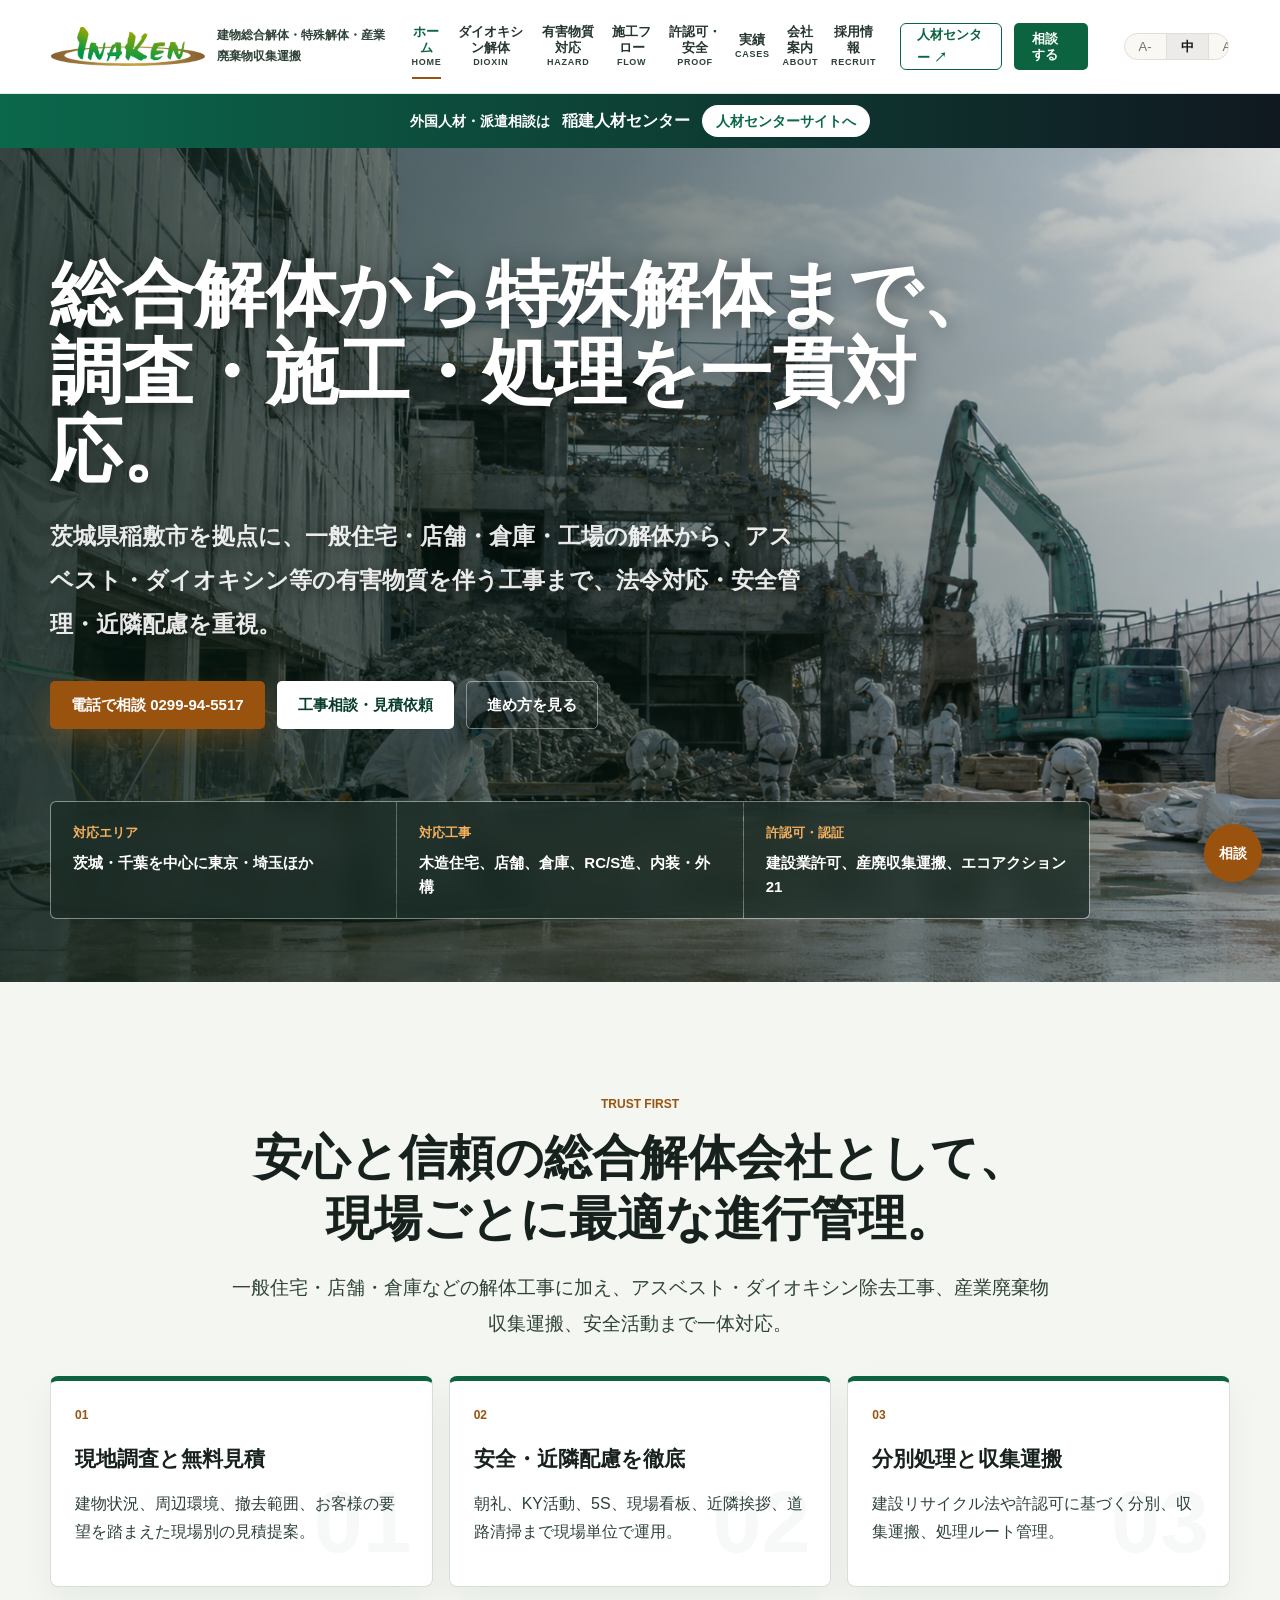
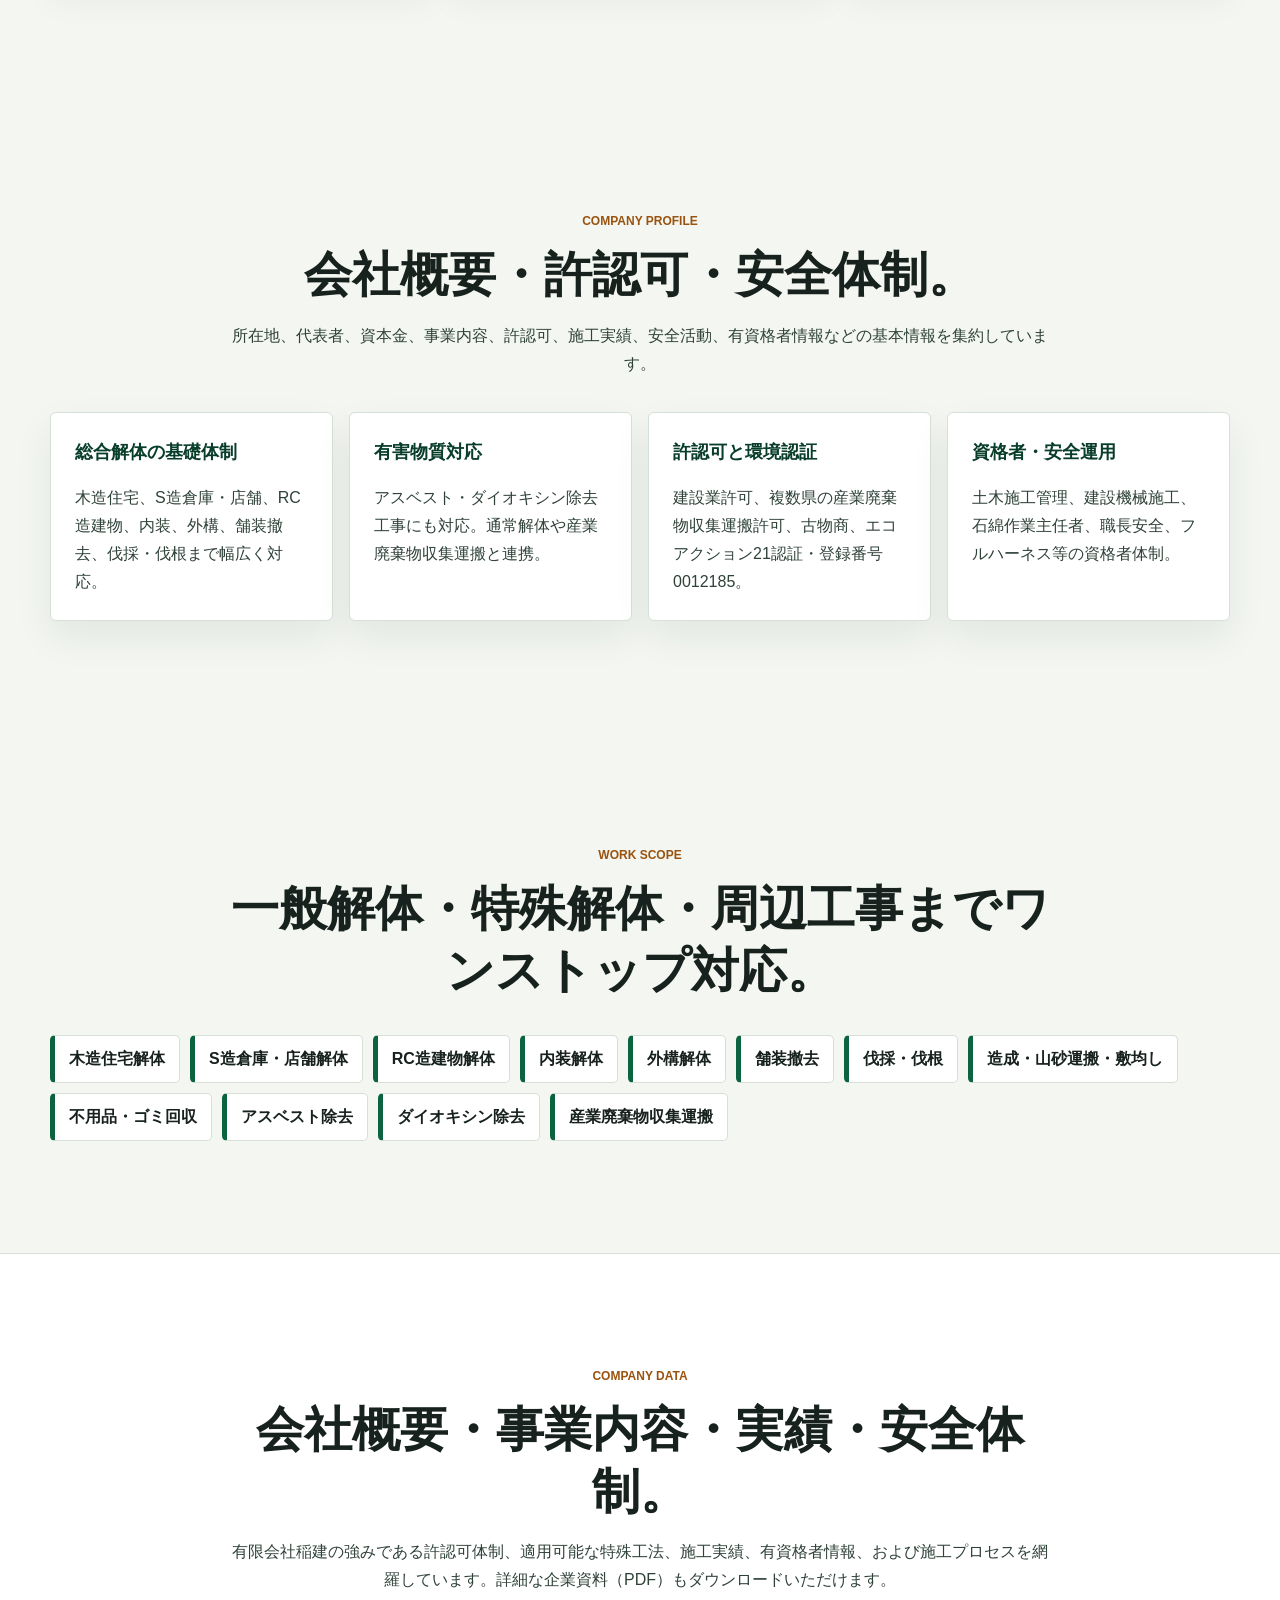
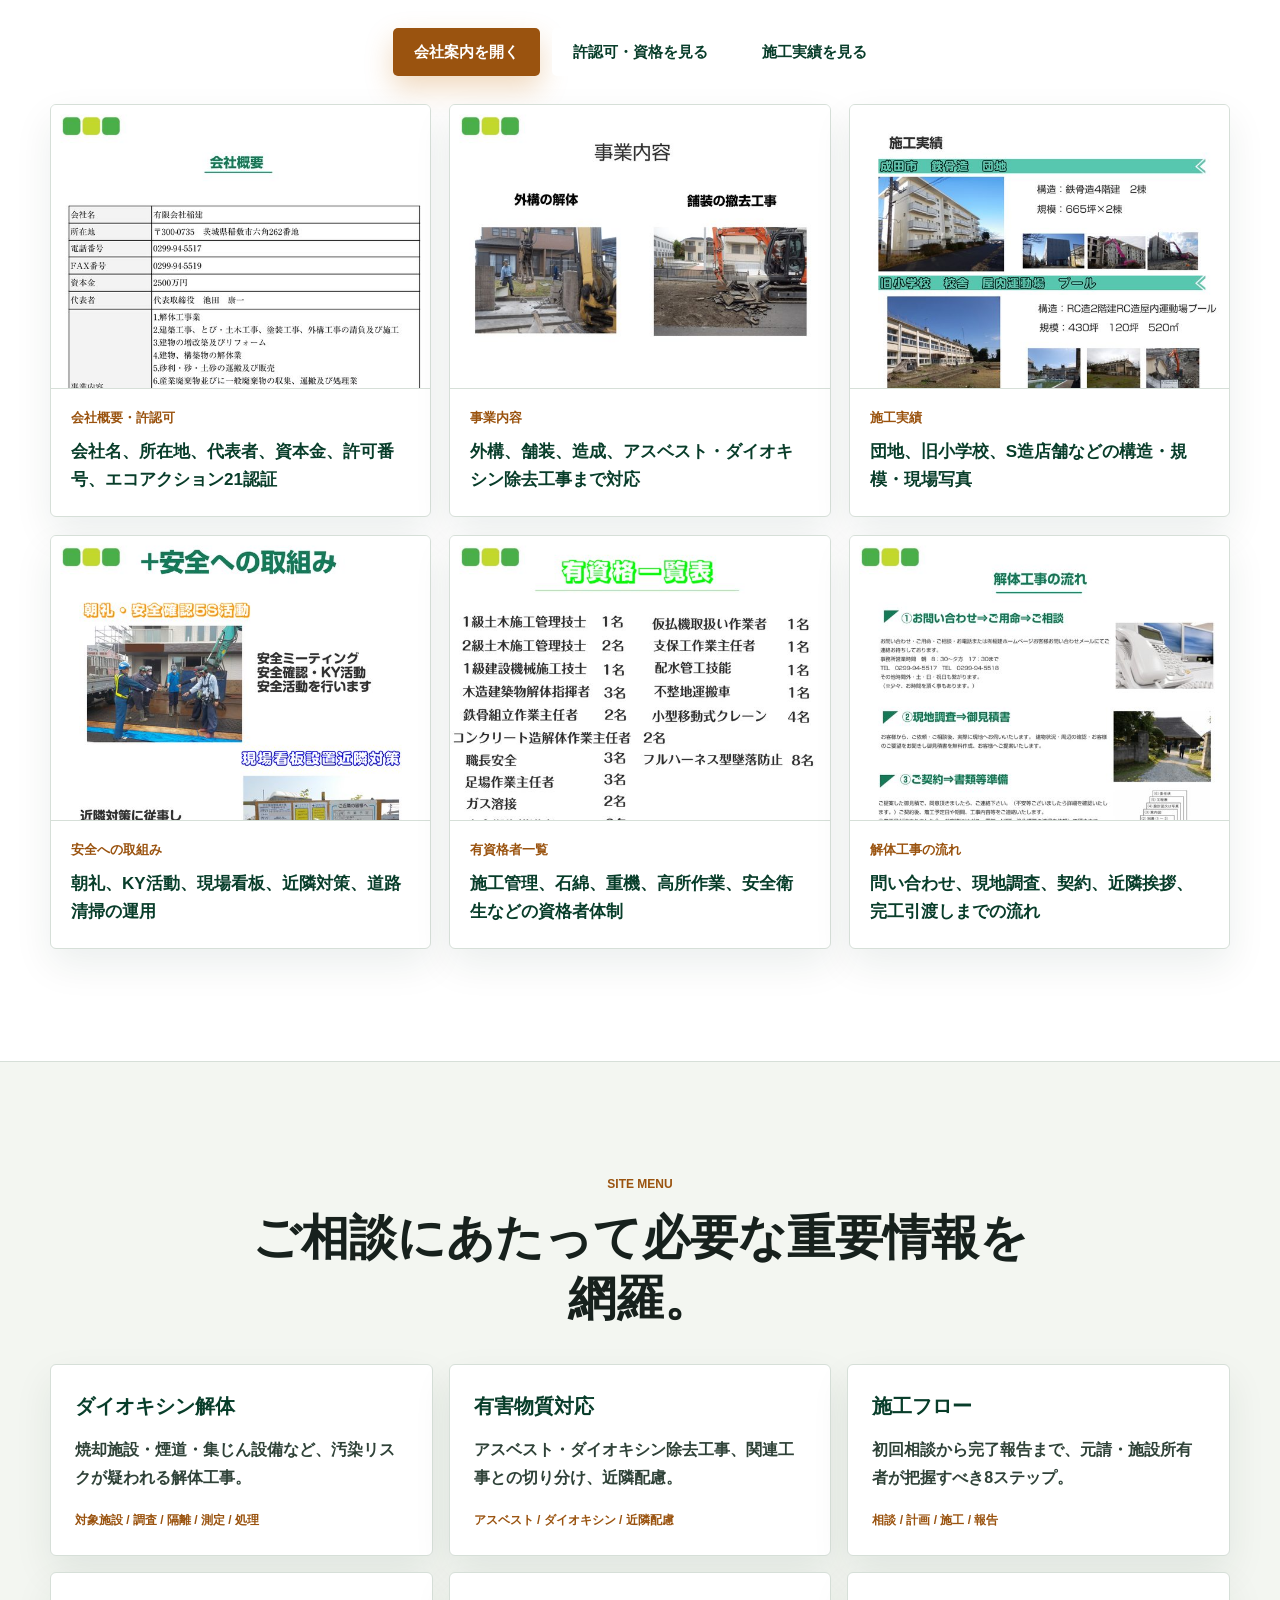
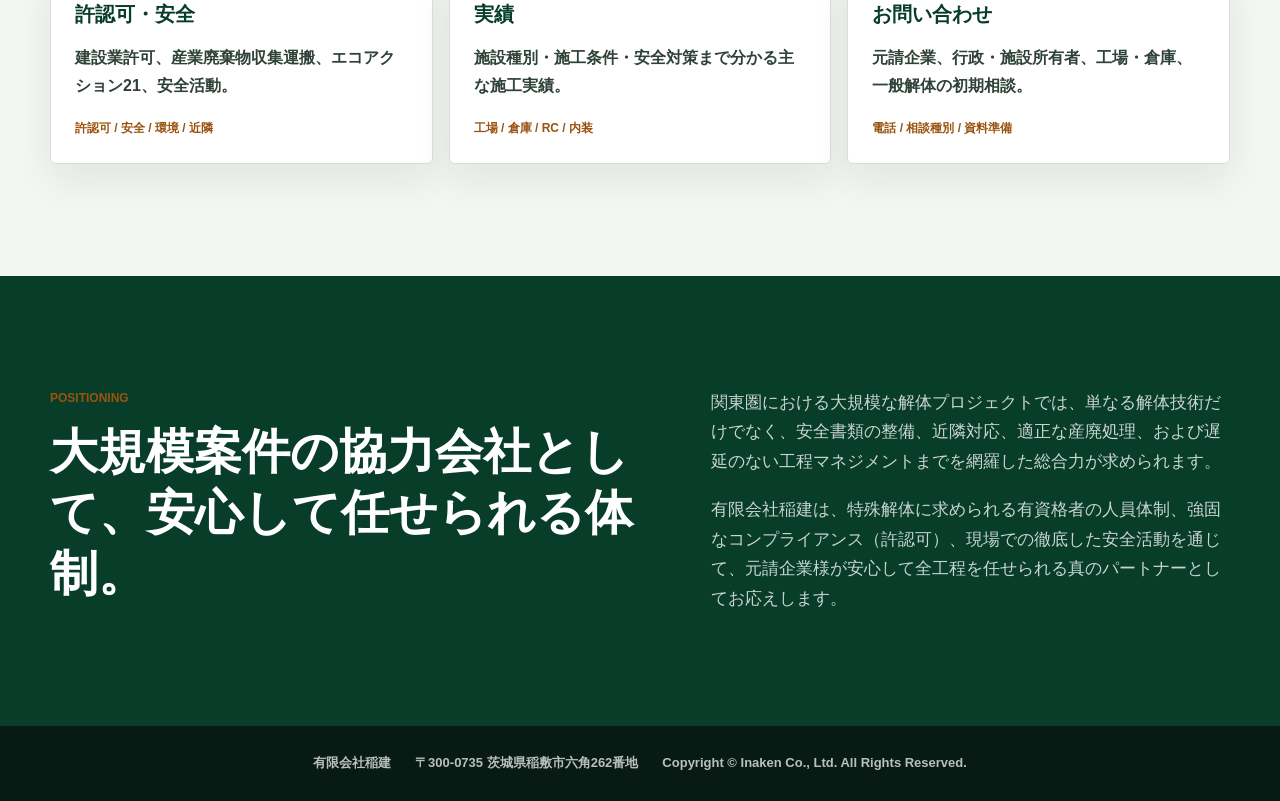
<file: index.html>
<!doctype html>
<!-- Version: v1.3.39 -->
<html lang="ja">
  <head>
    <meta charset="utf-8">
    <meta name="viewport" content="width=device-width, initial-scale=1">
    <title>有限会社稲建 | 茨城・千葉の建物総合解体・特殊解体</title>
    <meta name="description" content="有限会社稲建は茨城県稲敷市を拠点に、一般住宅・店舗・倉庫などの建物総合解体から、アスベスト・ダイオキシン等の特殊解体、産業廃棄物収集運搬まで対応。">
    <meta name="keywords" content="有限会社稲建,茨城県,千葉県,解体工事,解体業者,産業廃棄物収集運搬,稲敷市,建物総合解体,内装解体,アスベスト,ダイオキシン">
    <meta property="og:title" content="有限会社稲建 | 茨城・千葉の建物総合解体・特殊解体">
    <meta property="og:description" content="一般住宅・店舗・倉庫などの建物総合解体から、有害物質を伴う特殊解体、産業廃棄物収集運搬まで対応。">
    <meta property="og:type" content="website">
    <meta property="og:image" content="assets/special-demolition-hero.png">
    <link rel="icon" type="image/png" href="assets/favicon.png">
    <link rel="apple-touch-icon" href="assets/favicon.png">
    <link rel="stylesheet" href="styles_v1_3_27.css">
  </head>
  <body>
    <header class="site-header" data-header>
      <a class="brand" href="index.html" aria-label="有限会社稲建 ホーム">
        <img class="brand-logo" src="assets/inaken-logo.png" alt="有限会社稲建">
        <span class="brand-text">
          <span class="brand-line">建物総合解体・特殊解体・産業廃棄物収集運搬</span>
        </span>
      </a>
      <button class="nav-toggle" type="button" data-nav-toggle aria-label="メニューを開く"><span></span><span></span></button>
      <nav class="site-nav" data-nav>
        <a class="is-active" href="index.html"><span>ホーム</span><small>HOME</small></a>
        <a href="dioxin.html"><span>ダイオキシン解体</span><small>DIOXIN</small></a>
        <a href="hazard.html"><span>有害物質対応</span><small>HAZARD</small></a>
        <a href="process.html"><span>施工フロー</span><small>FLOW</small></a>
        <a href="proof.html"><span>許認可・安全</span><small>PROOF</small></a>
        <a href="cases.html"><span>実績</span><small>CASES</small></a>
        <a href="about.html"><span>会社案内</span><small>ABOUT</small></a>
        <a href="recruit.html"><span>採用情報</span><small>RECRUIT</small></a>
        <a class="nav-link-special" href="https://hr.inaken.info/">人材センター ↗</a>
        <a class="nav-cta" href="contact.html">相談する</a>
      </nav>
      <div class="font-size-control" aria-label="文字サイズ調整">
        <button type="button" class="font-size-btn" data-size="small" aria-label="文字サイズ小">A-</button>
        <button type="button" class="font-size-btn is-active" data-size="medium" aria-label="文字サイズ中" aria-pressed="true">中</button>
        <button type="button" class="font-size-btn" data-size="large" aria-label="文字サイズ大">A+</button>
      </div>
    </header>

    <div class="site-switch site-switch-hr" aria-label="稲建人材センターへの案内">
      <span>外国人材・派遣相談は</span>
      <strong>稲建人材センター</strong>
      <a href="https://hr.inaken.info/">人材センターサイトへ</a>
    </div>
    <main id="top">
      <section class="hero section-band">
        <div class="hero-media" aria-hidden="true"><img src="assets/special-demolition-hero.png" alt=""></div>
        <div class="hero-content">
          <h1>総合解体から特殊解体まで、<br>調査・施工・処理を一貫対応。</h1>
          <p>茨城県稲敷市を拠点に、一般住宅・店舗・倉庫・工場の解体から、アスベスト・ダイオキシン等の有害物質を伴う工事まで、法令対応・安全管理・近隣配慮を重視。</p>
          <div class="hero-actions" aria-label="主要な問い合わせ導線">
            <a class="button button-primary" href="tel:0299945517">電話で相談 0299-94-5517</a>
            <a class="button button-secondary" href="contact.html">工事相談・見積依頼</a>
            <a class="button button-ghost" href="process.html">進め方を見る</a>
          </div>
          <div class="hero-assurance" aria-label="稲建の基本情報">
            <div><strong>対応エリア</strong><span>茨城・千葉を中心に東京・埼玉ほか</span></div>
            <div><strong>対応工事</strong><span>木造住宅、店舗、倉庫、RC/S造、内装・外構</span></div>
            <div><strong>許認可・認証</strong><span>建設業許可、産廃収集運搬、エコアクション21</span></div>
          </div>
        </div>
      </section>

      <section class="section narrative">
        <div class="section-heading">
          <span class="section-code">TRUST FIRST</span>
          <h2>安心と信頼の総合解体会社として、現場ごとに最適な進行管理。</h2>
          <p>一般住宅・店舗・倉庫などの解体工事に加え、アスベスト・ダイオキシン除去工事、産業廃棄物収集運搬、安全活動まで一体対応。</p>
        </div>
        <div class="insight-grid">
          <article><div class="card-watermark">01</div><span>01</span><h3>現地調査と無料見積</h3><p>建物状況、周辺環境、撤去範囲、お客様の要望を踏まえた現場別の見積提案。</p></article>
          <article><div class="card-watermark">02</div><span>02</span><h3>安全・近隣配慮を徹底</h3><p>朝礼、KY活動、5S、現場看板、近隣挨拶、道路清掃まで現場単位で運用。</p></article>
          <article><div class="card-watermark">03</div><span>03</span><h3>分別処理と収集運搬</h3><p>建設リサイクル法や許認可に基づく分別、収集運搬、処理ルート管理。</p></article>
        </div>
      </section>

      <section class="section brochure-proof">
        <div class="section-heading">
          <span class="section-code">COMPANY PROFILE</span>
          <h2>会社概要・許認可・安全体制。</h2>
          <p>所在地、代表者、資本金、事業内容、許認可、施工実績、安全活動、有資格者情報などの基本情報を集約しています。</p>
        </div>
        <div class="brochure-grid">
          <article>
            <strong>総合解体の基礎体制</strong>
            <p>木造住宅、S造倉庫・店舗、RC造建物、内装、外構、舗装撤去、伐採・伐根まで幅広く対応。</p>
          </article>
          <article>
            <strong>有害物質対応</strong>
            <p>アスベスト・ダイオキシン除去工事にも対応。通常解体や産業廃棄物収集運搬と連携。</p>
          </article>
          <article>
            <strong>許認可と環境認証</strong>
            <p>建設業許可、複数県の産業廃棄物収集運搬許可、古物商、エコアクション21認証・登録番号0012185。</p>
          </article>
          <article>
            <strong>資格者・安全運用</strong>
            <p>土木施工管理、建設機械施工、石綿作業主任者、職長安全、フルハーネス等の資格者体制。</p>
          </article>
        </div>
      </section>

      <section class="section work-scope">
        <div class="section-heading">
          <span class="section-code">WORK SCOPE</span>
          <h2>一般解体・特殊解体・周辺工事までワンストップ対応。</h2>
        </div>
        <div class="scope-tags" aria-label="稲建の対応工事領域">
          <span>木造住宅解体</span><span>S造倉庫・店舗解体</span><span>RC造建物解体</span><span>内装解体</span>
          <span>外構解体</span><span>舗装撤去</span><span>伐採・伐根</span><span>造成・山砂運搬・敷均し</span>
          <span>不用品・ゴミ回収</span><span>アスベスト除去</span><span>ダイオキシン除去</span><span>産業廃棄物収集運搬</span>
        </div>
      </section>

      <section class="section brochure-viewer">
        <div class="section-heading">
          <span class="section-code">COMPANY DATA</span>
          <h2>会社概要・事業内容・実績・安全体制。</h2>
          <p>有限会社稲建の強みである許認可体制、適用可能な特殊工法、施工実績、有資格者情報、および施工プロセスを網羅しています。詳細な企業資料（PDF）もダウンロードいただけます。</p>
        </div>
        <div class="brochure-actions">
          <a class="button button-primary" href="assets/inaken-company-profile.pdf" target="_blank" rel="noopener">会社案内を開く</a>
          <a class="button button-secondary" href="proof.html">許認可・資格を見る</a>
          <a class="button button-secondary" href="cases.html">施工実績を見る</a>
        </div>
        <div class="brochure-preview-grid">
          <a class="brochure-preview-card" href="assets/brochure/brochure_page_02.png" target="_blank" rel="noopener">
            <img src="assets/brochure/thumb_page_02.jpg" alt="会社概要、事業内容、許認可の資料画像">
            <span>会社概要・許認可</span>
            <strong>会社名、所在地、代表者、資本金、許可番号、エコアクション21認証</strong>
          </a>
          <a class="brochure-preview-card" href="assets/brochure/brochure_page_05.png" target="_blank" rel="noopener">
            <img src="assets/brochure/thumb_page_05.jpg" alt="外構、舗装、造成、アスベスト・ダイオキシン除去工事の資料画像">
            <span>事業内容</span>
            <strong>外構、舗装、造成、アスベスト・ダイオキシン除去工事まで対応</strong>
          </a>
          <a class="brochure-preview-card" href="assets/brochure/brochure_page_06.png" target="_blank" rel="noopener">
            <img src="assets/brochure/thumb_page_06.jpg" alt="施工実績の資料画像">
            <span>施工実績</span>
            <strong>団地、旧小学校、S造店舗などの構造・規模・現場写真</strong>
          </a>
          <a class="brochure-preview-card" href="assets/brochure/brochure_page_08.png" target="_blank" rel="noopener">
            <img src="assets/brochure/thumb_page_08.jpg" alt="安全への取組みの資料画像">
            <span>安全への取組み</span>
            <strong>朝礼、KY活動、現場看板、近隣対策、道路清掃の運用</strong>
          </a>
          <a class="brochure-preview-card" href="assets/brochure/brochure_page_09.png" target="_blank" rel="noopener">
            <img src="assets/brochure/thumb_page_09.jpg" alt="有資格者一覧の資料画像">
            <span>有資格者一覧</span>
            <strong>施工管理、石綿、重機、高所作業、安全衛生などの資格者体制</strong>
          </a>
          <a class="brochure-preview-card" href="assets/brochure/brochure_page_10.png" target="_blank" rel="noopener">
            <img src="assets/brochure/thumb_page_10.jpg" alt="解体工事の流れの資料画像">
            <span>解体工事の流れ</span>
            <strong>問い合わせ、現地調査、契約、近隣挨拶、完工引渡しまでの流れ</strong>
          </a>
        </div>
      </section>

      <section class="section home-overview">
        <div class="section-heading">
          <span class="section-code">SITE MENU</span>
          <h2>ご相談にあたって必要な重要情報を網羅。</h2>
        </div>
        <div class="overview-grid rich">
          <a href="dioxin.html"><strong>ダイオキシン解体</strong><span>焼却施設・煙道・集じん設備など、汚染リスクが疑われる解体工事。</span><em>対象施設 / 調査 / 隔離 / 測定 / 処理</em></a>
          <a href="hazard.html"><strong>有害物質対応</strong><span>アスベスト・ダイオキシン除去工事、関連工事との切り分け、近隣配慮。</span><em>アスベスト / ダイオキシン / 近隣配慮</em></a>
          <a href="process.html"><strong>施工フロー</strong><span>初回相談から完了報告まで、元請・施設所有者が把握すべき8ステップ。</span><em>相談 / 計画 / 施工 / 報告</em></a>
          <a href="proof.html"><strong>許認可・安全</strong><span>建設業許可、産業廃棄物収集運搬、エコアクション21、安全活動。</span><em>許認可 / 安全 / 環境 / 近隣</em></a>
          <a href="cases.html"><strong>実績</strong><span>施設種別・施工条件・安全対策まで分かる主な施工実績。</span><em>工場 / 倉庫 / RC / 内装</em></a>
          <a href="contact.html"><strong>お問い合わせ</strong><span>元請企業、行政・施設所有者、工場・倉庫、一般解体の初期相談。</span><em>電話 / 相談種別 / 資料準備</em></a>
        </div>
      </section>

      <section class="section split-band">
        <div>
          <span class="section-code">POSITIONING</span>
          <h2>大規模案件の協力会社として、安心して任せられる体制。</h2>
        </div>
        <div class="text-stack">
          <p>関東圏における大規模な解体プロジェクトでは、単なる解体技術だけでなく、安全書類の整備、近隣対応、適正な産廃処理、および遅延のない工程マネジメントまでを網羅した総合力が求められます。</p>
          <p>有限会社稲建は、特殊解体に求められる有資格者の人員体制、強固なコンプライアンス（許認可）、現場での徹底した安全活動を通じて、元請企業様が安心して全工程を任せられる真のパートナーとしてお応えします。</p>
        </div>
      </section>
    </main>

    <footer class="site-footer">
      <span>有限会社稲建</span>
      <span>〒300-0735 茨城県稲敷市六角262番地</span>
      <span>Copyright © Inaken Co., Ltd. All Rights Reserved.</span>
    </footer>
    <a class="floating-contact" href="contact.html" aria-label="問い合わせへ移動">相談</a>
    <script src="script_v1_3_27.js"></script>
  </body>
</html>
</file>
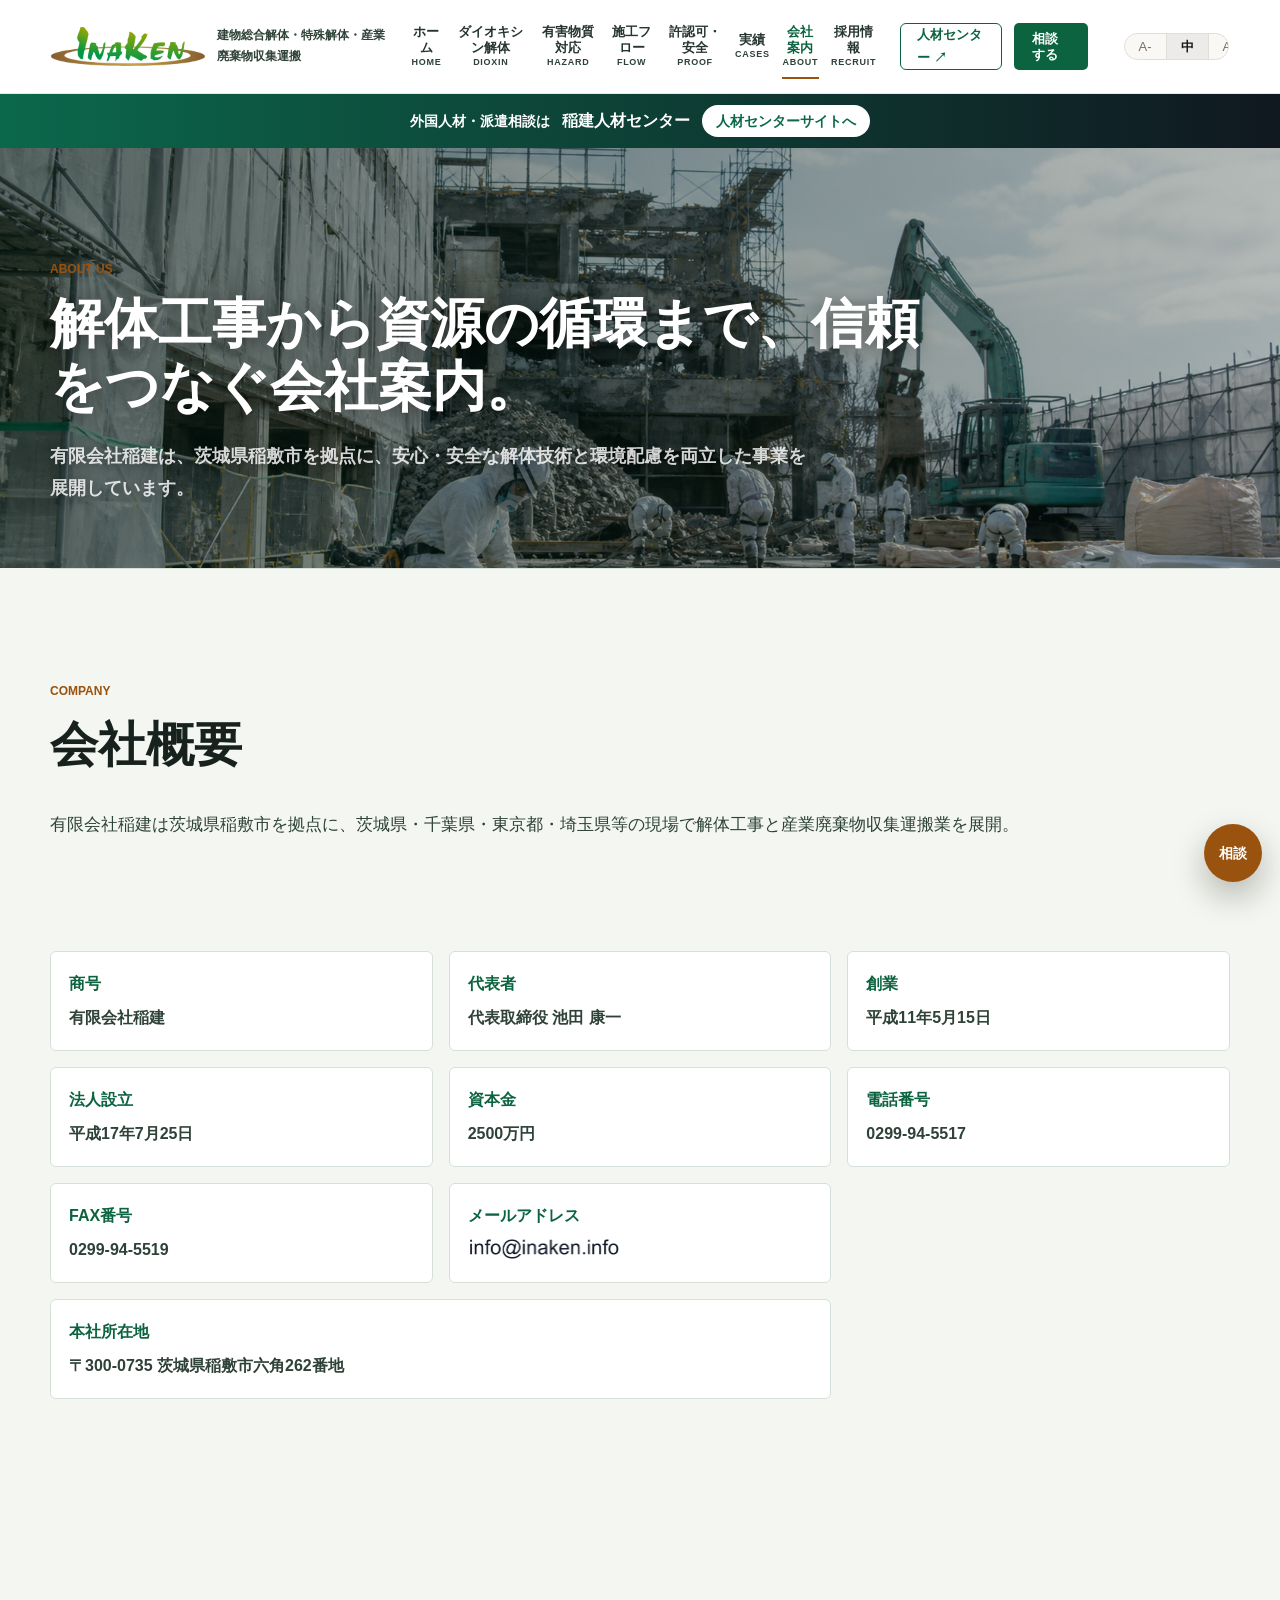
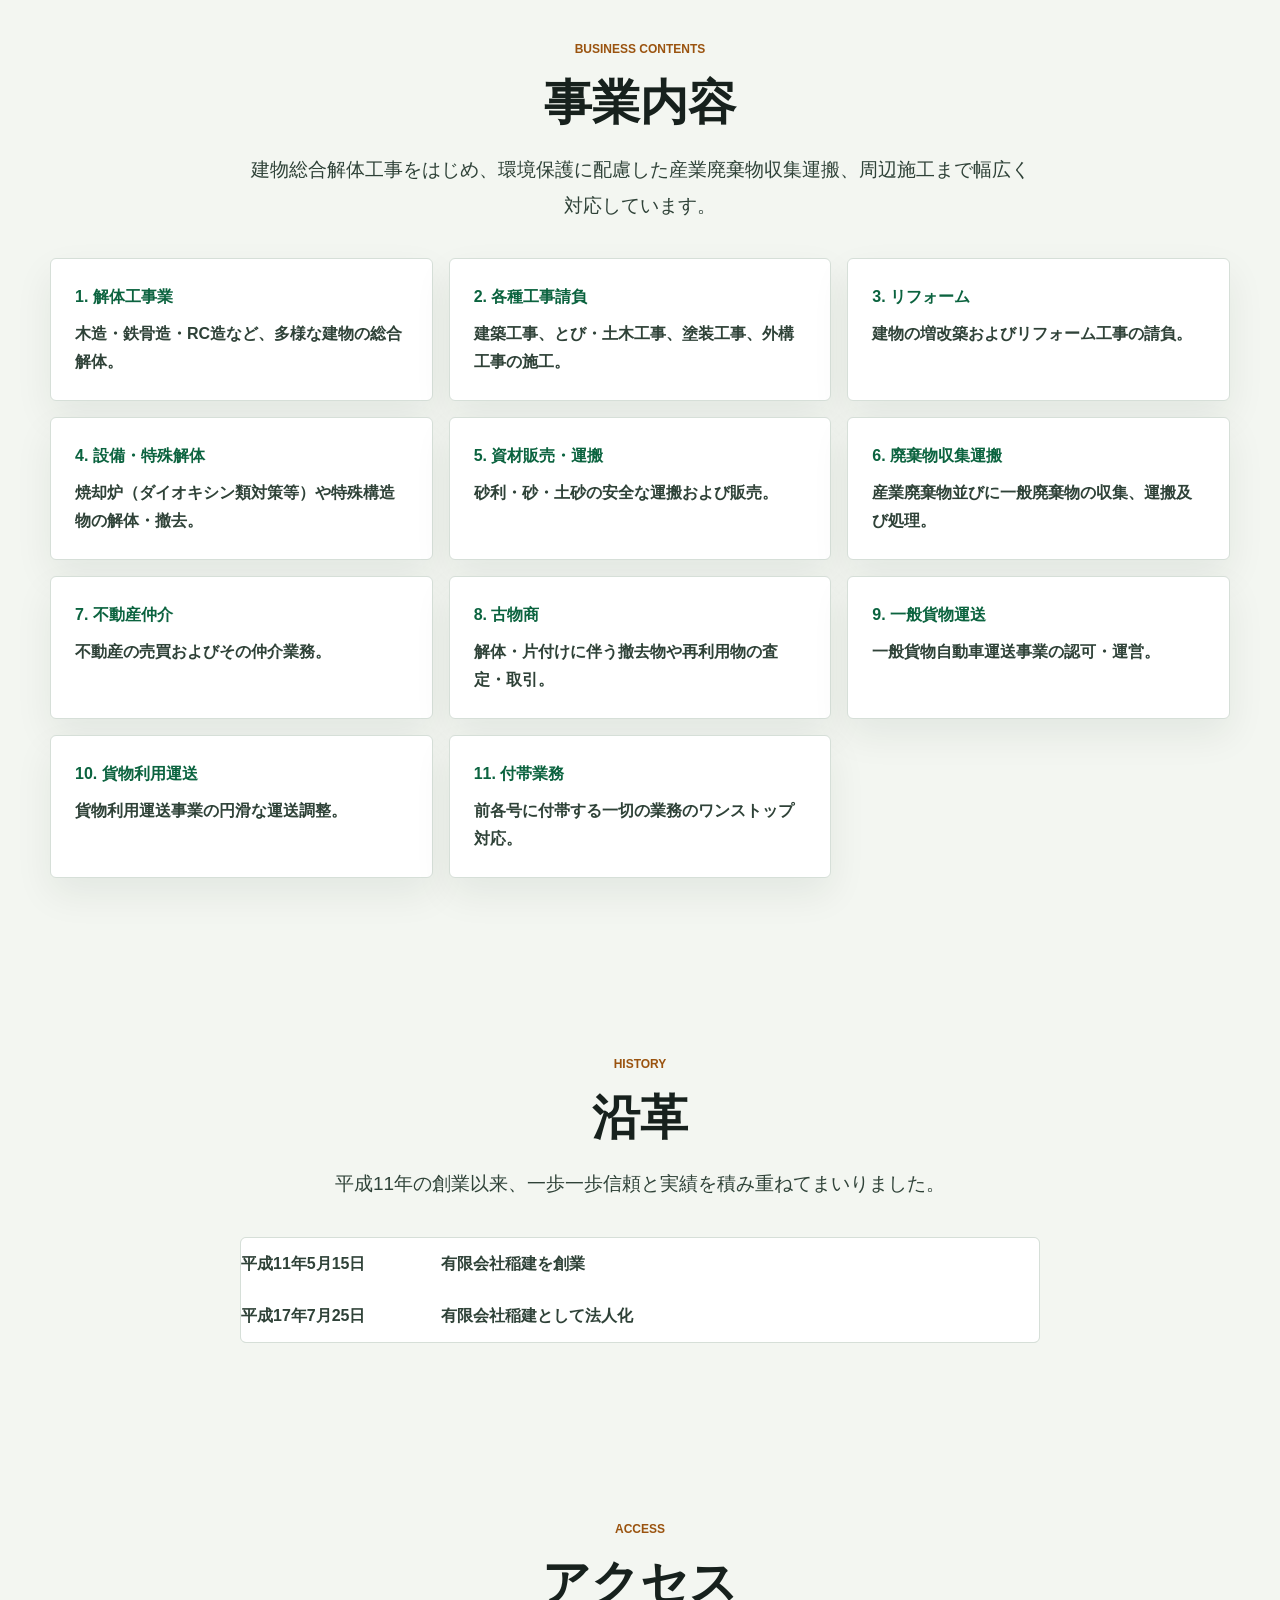
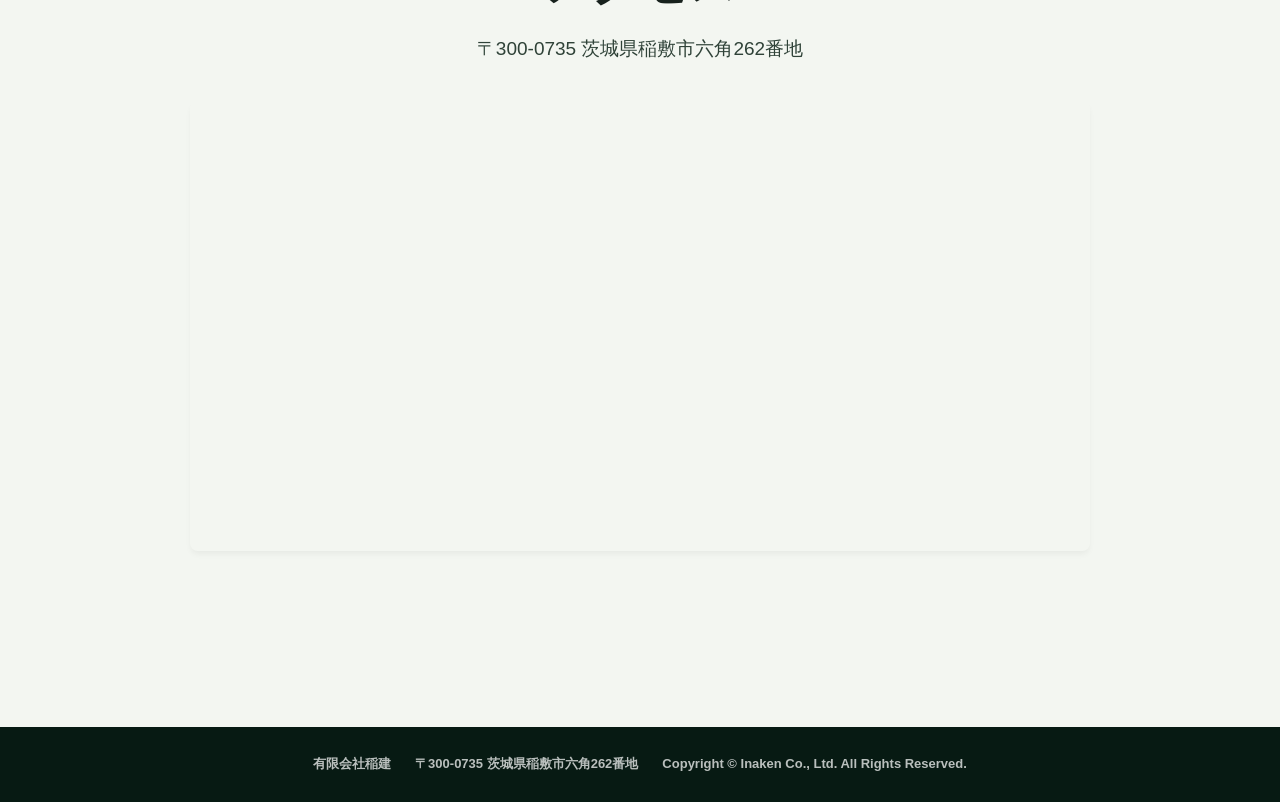
<file: about.html>
<!doctype html>
<!-- Version: v1.3.40 -->
<html lang="ja">
  <head>
    <meta charset="utf-8">
    <meta name="viewport" content="width=device-width, initial-scale=1">
    <title>会社案内 | 有限会社稲建</title>
    <meta name="description" content="有限会社稲建の会社概要、事業内容、沿革、アクセスなどについてご案内いたします。茨城県稲敷市を拠点に、総合解体工事と産業廃棄物収集運搬に対応。">
    <link rel="icon" type="image/png" href="assets/favicon.png">
    <link rel="apple-touch-icon" href="assets/favicon.png">
    <link rel="stylesheet" href="styles_v1_3_27.css">
    <style>
      @media (min-width: 769px) {
        .company {
          grid-template-columns: 1fr !important;
        }
        .company-main {
          margin-bottom: 2rem;
        }
        .company-data {
          grid-template-columns: repeat(3, minmax(0, 1fr)) !important;
          gap: 16px !important;
        }
        .company-data div.address {
          grid-column: span 2;
        }
      }
      @media (max-width: 768px) {
        .company-data {
          grid-template-columns: repeat(2, minmax(0, 1fr)) !important;
          gap: 12px !important;
        }
        .company-data div.address {
          grid-column: span 2;
        }
      }
      @media (max-width: 480px) {
        .company-data {
          grid-template-columns: 1fr !important;
        }
        .company-data div.address {
          grid-column: span 1;
        }
      }
    </style>
  </head>
  <body>
    <header class="site-header" data-header>
      <a class="brand" href="index.html" aria-label="有限会社稲建 ホーム">
        <img class="brand-logo" src="assets/inaken-logo.png" alt="有限会社稲建">
        <span class="brand-text">
          <span class="brand-line">建物総合解体・特殊解体・産業廃棄物収集運搬</span>
        </span>
      </a>
      <button class="nav-toggle" type="button" data-nav-toggle aria-label="メニューを開く"><span></span><span></span></button>
      <nav class="site-nav" data-nav>
        <a href="index.html"><span>ホーム</span><small>HOME</small></a>
        <a href="dioxin.html"><span>ダイオキシン解体</span><small>DIOXIN</small></a>
        <a href="hazard.html"><span>有害物質対応</span><small>HAZARD</small></a>
        <a href="process.html"><span>施工フロー</span><small>FLOW</small></a>
        <a href="proof.html"><span>許認可・安全</span><small>PROOF</small></a>
        <a href="cases.html"><span>実績</span><small>CASES</small></a>
        <a class="is-active" href="about.html"><span>会社案内</span><small>ABOUT</small></a>
        <a href="recruit.html"><span>採用情報</span><small>RECRUIT</small></a>
        <a class="nav-link-special" href="https://hr.inaken.info/">人材センター ↗</a>
        <a class="nav-cta" href="contact.html">相談する</a>
      </nav>
      <div class="font-size-control" aria-label="文字サイズ調整">
        <button type="button" class="font-size-btn" data-size="small" aria-label="文字サイズ小">A-</button>
        <button type="button" class="font-size-btn is-active" data-size="medium" aria-label="文字サイズ中" aria-pressed="true">中</button>
        <button type="button" class="font-size-btn" data-size="large" aria-label="文字サイズ大">A+</button>
      </div>
    </header>
    <div class="site-switch site-switch-hr" aria-label="稲建人材センターへの案内">
      <span>外国人材・派遣相談は</span>
      <strong>稲建人材センター</strong>
      <a href="https://hr.inaken.info/">人材センターサイトへ</a>
    </div>
    <main>
      <section class="page-hero">
        <div>
          <span class="section-code">ABOUT US</span>
          <h1>解体工事から資源の循環まで、信頼をつなぐ会社案内。</h1>
          <p>有限会社稲建は、茨城県稲敷市を拠点に、安心・安全な解体技術と環境配慮を両立した事業を展開しています。</p>
        </div>
      </section>

      <section class="section company">
        <div class="company-main">
          <div class="section-heading align-left"><span class="section-code">COMPANY</span><h2>会社概要</h2></div>
          <p>有限会社稲建は茨城県稲敷市を拠点に、茨城県・千葉県・東京都・埼玉県等の現場で解体工事と産業廃棄物収集運搬業を展開。</p>
        </div>
        <dl class="company-data">
          <div><dt>商号</dt><dd>有限会社稲建</dd></div>
          <div><dt>代表者</dt><dd>代表取締役 池田 康一</dd></div>
          <div><dt>創業</dt><dd>平成11年5月15日</dd></div>
          <div><dt>法人設立</dt><dd>平成17年7月25日</dd></div>
          <div><dt>資本金</dt><dd>2500万円</dd></div>
          <div><dt>電話番号</dt><dd>0299-94-5517</dd></div>
          <div><dt>FAX番号</dt><dd>0299-94-5519</dd></div>
          <div class="email"><dt>メールアドレス</dt><dd><img src="assets/email_address.png" alt="メールアドレス" style="vertical-align: -4px; height: 20px; display: inline-block;"></dd></div>
          <div class="address"><dt>本社所在地</dt><dd>〒300-0735 茨城県稲敷市六角262番地</dd></div>
        </dl>
      </section>

      <section class="section detail-section">
        <div class="section-heading">
          <span class="section-code">BUSINESS CONTENTS</span>
          <h2>事業内容</h2>
          <p>建物総合解体工事をはじめ、環境保護に配慮した産業廃棄物収集運搬、周辺施工まで幅広く対応しています。</p>
        </div>
        <div class="check-grid">
          <div><strong>1. 解体工事業</strong><span>木造・鉄骨造・RC造など、多様な建物の総合解体。</span></div>
          <div><strong>2. 各種工事請負</strong><span>建築工事、とび・土木工事、塗装工事、外構工事の施工。</span></div>
          <div><strong>3. リフォーム</strong><span>建物の増改築およびリフォーム工事の請負。</span></div>
          <div><strong>4. 設備・特殊解体</strong><span>焼却炉（ダイオキシン類対策等）や特殊構造物の解体・撤去。</span></div>
          <div><strong>5. 資材販売・運搬</strong><span>砂利・砂・土砂の安全な運搬および販売。</span></div>
          <div><strong>6. 廃棄物収集運搬</strong><span>産業廃棄物並びに一般廃棄物の収集、運搬及び処理。</span></div>
          <div><strong>7. 不動産仲介</strong><span>不動産の売買およびその仲介業務。</span></div>
          <div><strong>8. 古物商</strong><span>解体・片付けに伴う撤去物や再利用物の査定・取引。</span></div>
          <div><strong>9. 一般貨物運送</strong><span>一般貨物自動車運送事業の認可・運営。</span></div>
          <div><strong>10. 貨物利用運送</strong><span>貨物利用運送事業の円滑な運送調整。</span></div>
          <div><strong>11. 付帯業務</strong><span>前各号に付帯する一切の業務のワンストップ対応。</span></div>
        </div>
      </section>

      <section class="section detail-section" style="border-top: 1px solid var(--color-border); padding-top: 4rem;">
        <div class="section-heading">
          <span class="section-code">HISTORY</span>
          <h2>沿革</h2>
          <p>平成11年の創業以来、一歩一歩信頼と実績を積み重ねてまいりました。</p>
        </div>
        <div class="matrix" style="grid-template-columns: 200px 1fr; max-width: 800px; margin: 0 auto;">
          <div style="font-weight: bold; padding: 12px 0; border-bottom: 1px solid var(--color-border);">平成11年5月15日</div>
          <div style="padding: 12px 0; border-bottom: 1px solid var(--color-border);">有限会社稲建を創業</div>
          <div style="font-weight: bold; padding: 12px 0;">平成17年7月25日</div>
          <div style="padding: 12px 0;">有限会社稲建として法人化</div>
        </div>
      </section>

      <section class="section detail-section" style="border-top: 1px solid var(--color-border); padding-top: 4rem; margin-bottom: 4rem;">
        <div class="section-heading">
          <span class="section-code">ACCESS</span>
          <h2>アクセス</h2>
          <p>〒300-0735 茨城県稲敷市六角262番地</p>
        </div>
        <div class="map-container" style="max-width: 900px; margin: 0 auto; border-radius: 8px; overflow: hidden; border: 1px solid var(--color-border); box-shadow: 0 4px 6px -1px rgb(0 0 0 / 0.05);">
          <iframe 
            src="https://maps.google.com/maps?q=茨城県稲敷市六角262番地&t=&z=15&ie=UTF8&iwloc=&output=embed" 
            width="100%" 
            height="450" 
            style="border:0; display: block;" 
            allowfullscreen="" 
            loading="lazy">
          </iframe>
        </div>
      </section>
    </main>
    <footer class="site-footer"><span>有限会社稲建</span><span>〒300-0735 茨城県稲敷市六角262番地</span><span>Copyright © Inaken Co., Ltd. All Rights Reserved.</span></footer>
    <a class="floating-contact" href="contact.html" aria-label="問い合わせへ移動">相談</a>
    <script src="script_v1_3_27.js"></script>
  </body>
</html>
</file>
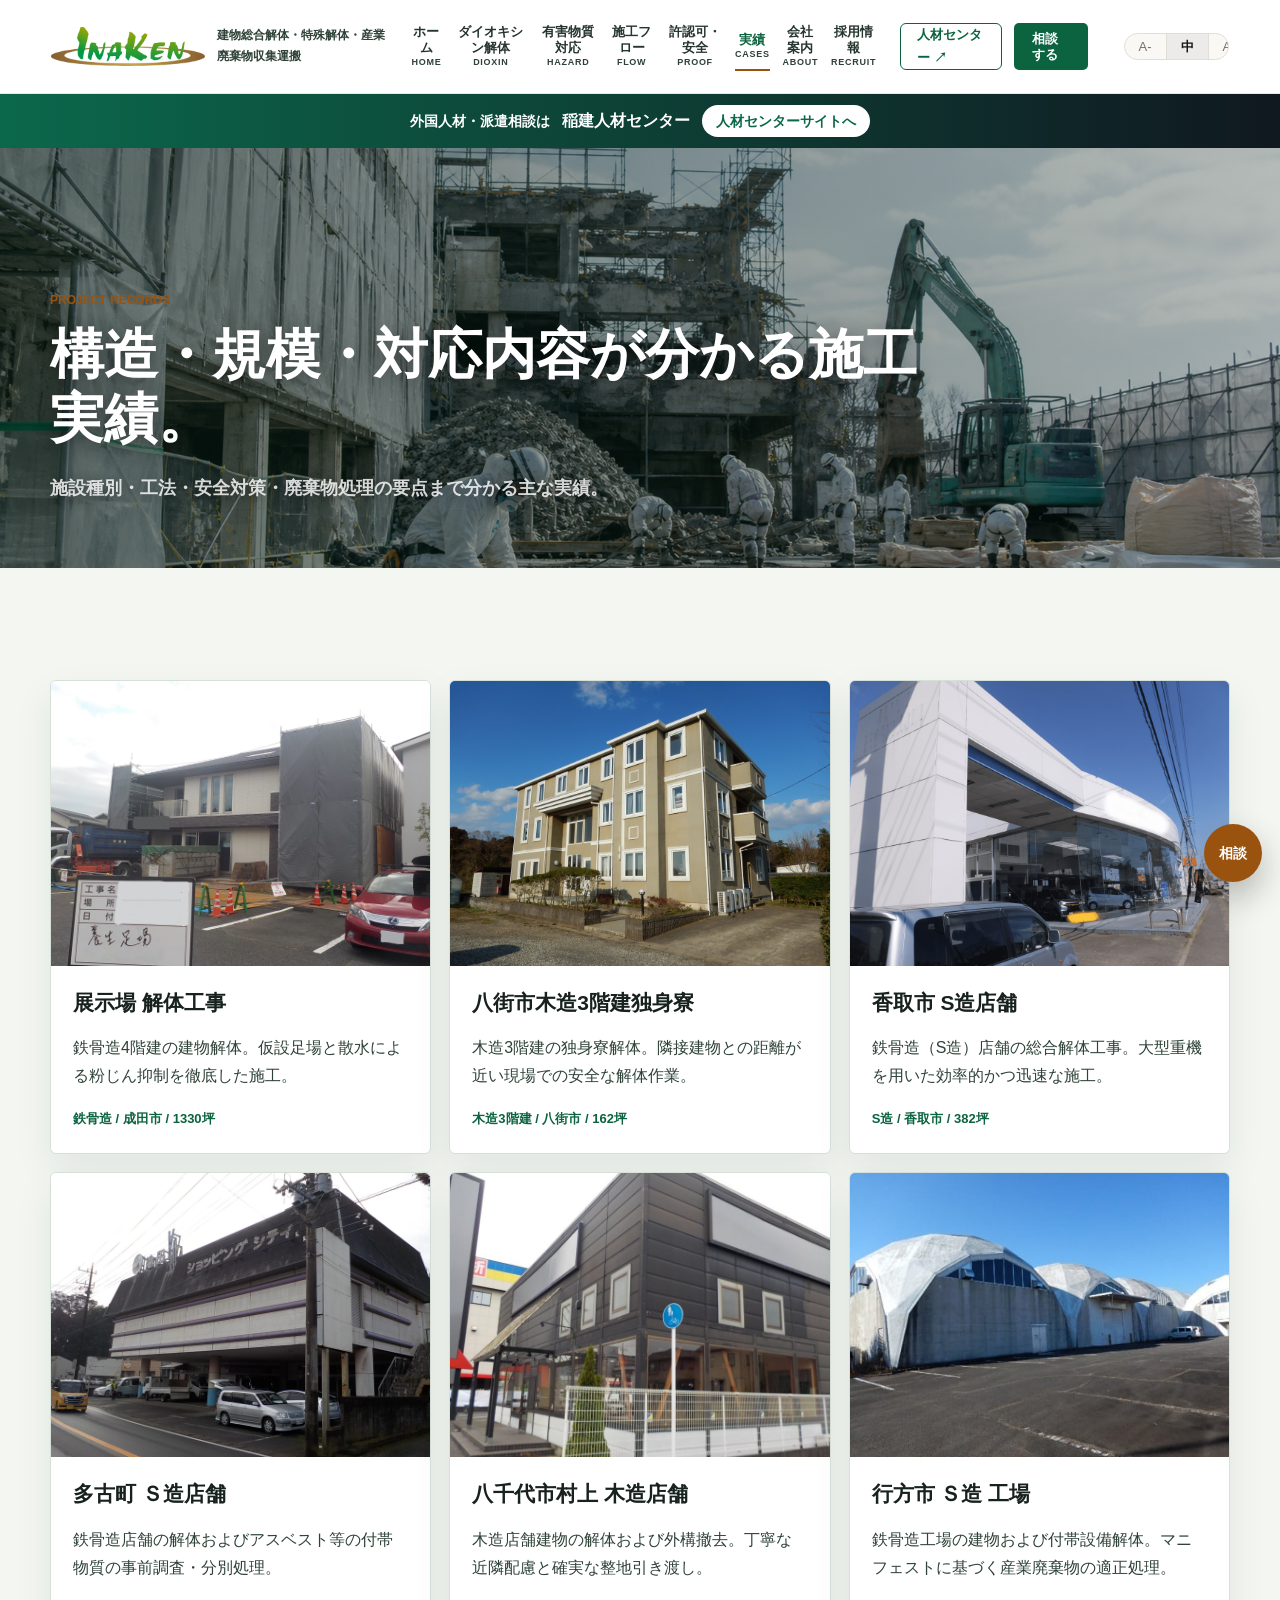
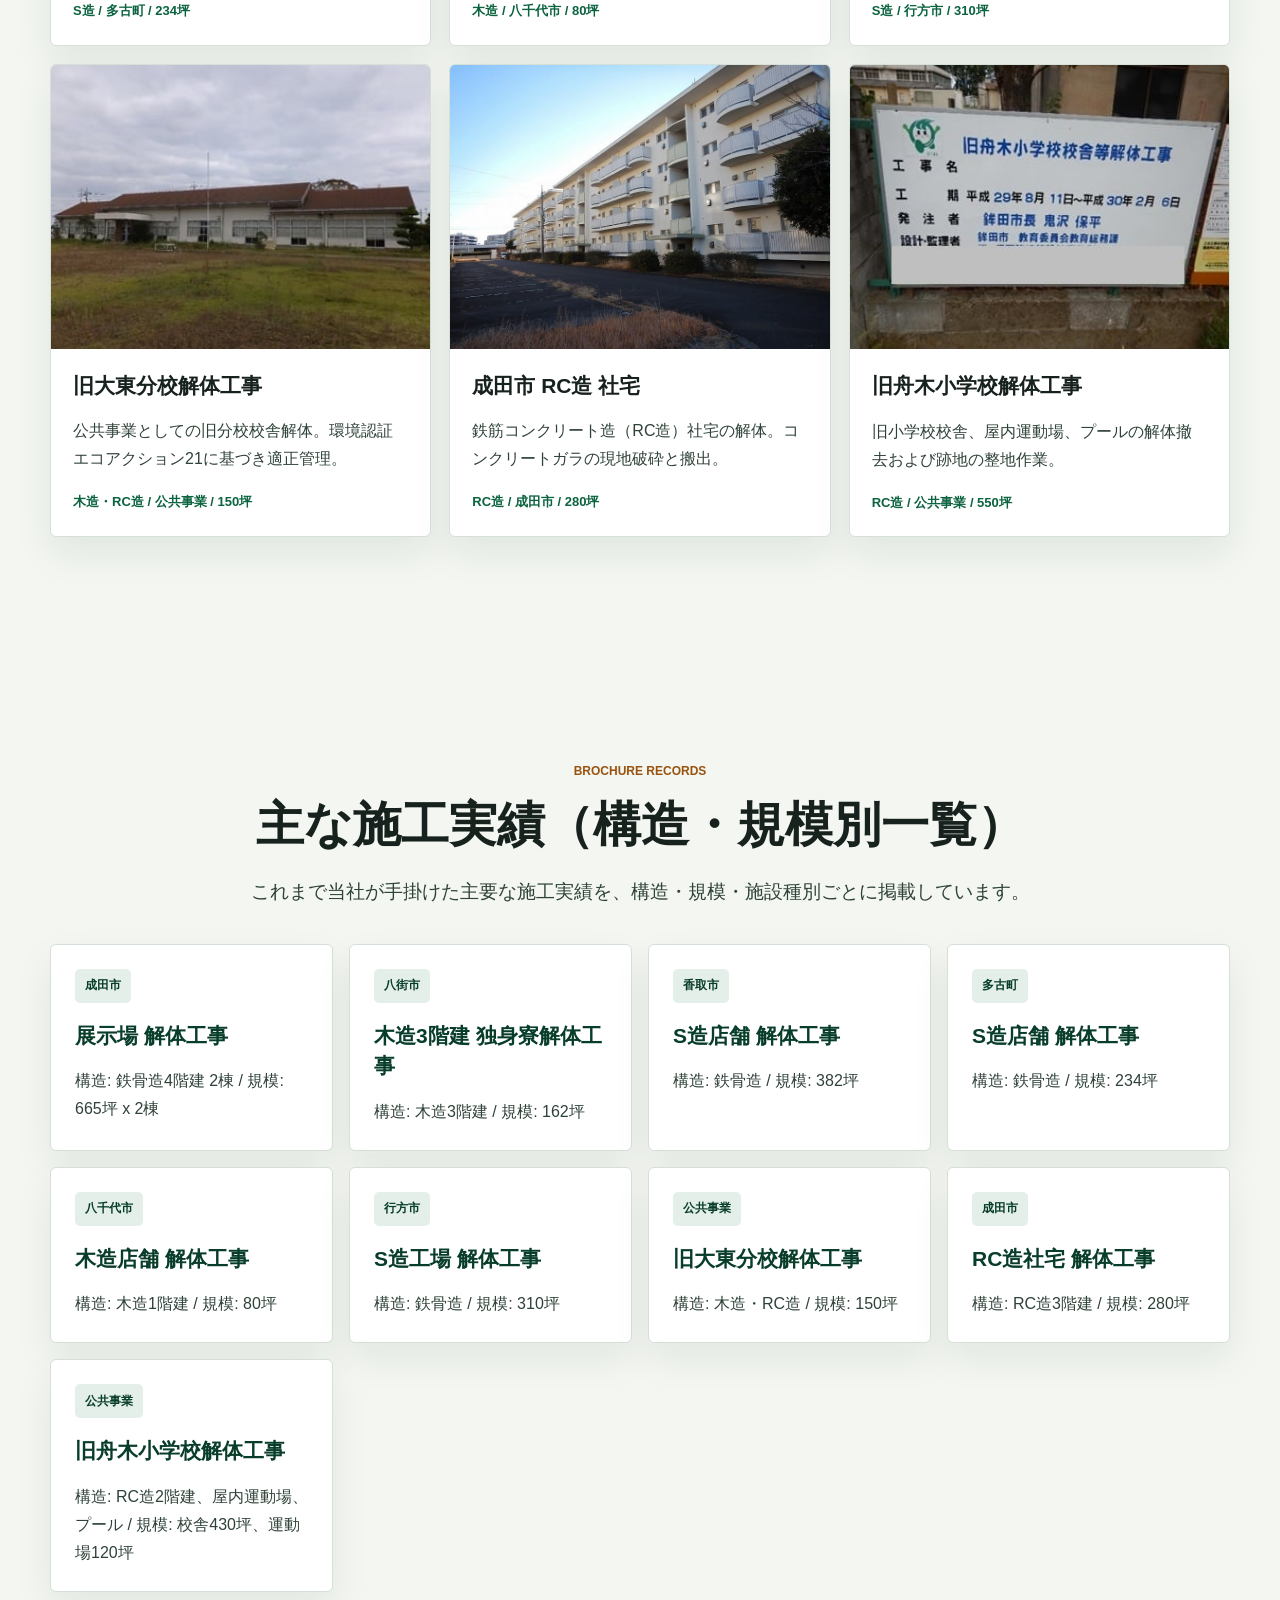
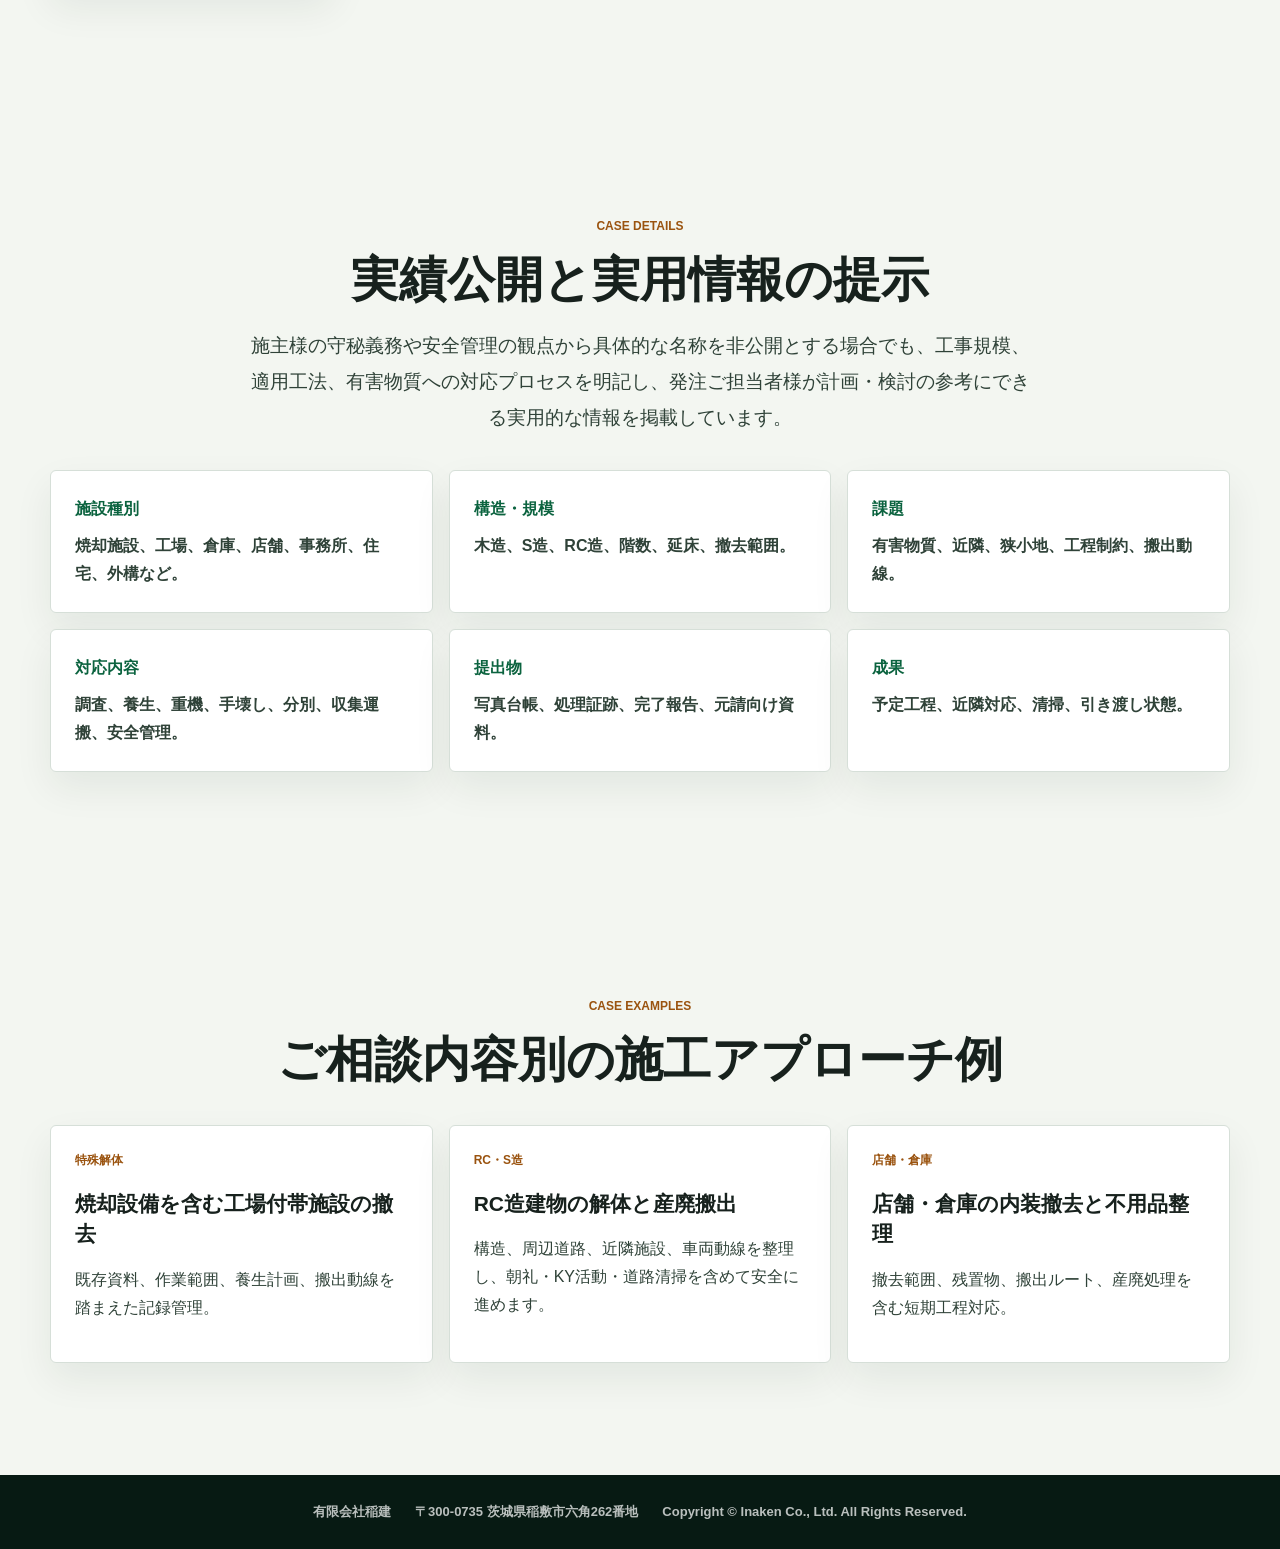
<file: cases.html>
<!doctype html>
<!-- Version: v1.3.34 -->
<html lang="ja">
  <head>
    <meta charset="utf-8">
    <meta name="viewport" content="width=device-width, initial-scale=1">
    <title>実績 | 有限会社稲建</title>
    <meta name="description" content="有限会社稲建の特殊解体・工場倉庫解体・RC/S造解体・内装外構解体の実績整理ページ。">
    <link rel="icon" type="image/png" href="assets/favicon.png">
    <link rel="apple-touch-icon" href="assets/favicon.png">
    <link rel="stylesheet" href="styles_v1_3_27.css">
  </head>
  <body>
    <header class="site-header" data-header>
      <a class="brand" href="index.html" aria-label="有限会社稲建 ホーム">
        <img class="brand-logo" src="assets/inaken-logo.png" alt="有限会社稲建">
        <span class="brand-text">
          <span class="brand-line">建物総合解体・特殊解体・産業廃棄物収集運搬</span>
        </span>
      </a>
      <button class="nav-toggle" type="button" data-nav-toggle aria-label="メニューを開く"><span></span><span></span></button>
      <nav class="site-nav" data-nav>
        <a href="index.html"><span>ホーム</span><small>HOME</small></a>
        <a href="dioxin.html"><span>ダイオキシン解体</span><small>DIOXIN</small></a>
        <a href="hazard.html"><span>有害物質対応</span><small>HAZARD</small></a>
        <a href="process.html"><span>施工フロー</span><small>FLOW</small></a>
        <a href="proof.html"><span>許認可・安全</span><small>PROOF</small></a>
        <a class="is-active" href="cases.html"><span>実績</span><small>CASES</small></a>
        <a href="about.html"><span>会社案内</span><small>ABOUT</small></a>
        <a href="recruit.html"><span>採用情報</span><small>RECRUIT</small></a>
        <a class="nav-link-special" href="https://hr.inaken.info/">人材センター ↗</a>
        <a class="nav-cta" href="contact.html">相談する</a>
      </nav>
      <div class="font-size-control" aria-label="文字サイズ調整">
        <button type="button" class="font-size-btn" data-size="small" aria-label="文字サイズ小">A-</button>
        <button type="button" class="font-size-btn is-active" data-size="medium" aria-label="文字サイズ中" aria-pressed="true">中</button>
        <button type="button" class="font-size-btn" data-size="large" aria-label="文字サイズ大">A+</button>
      </div>
    </header>
    <div class="site-switch site-switch-hr" aria-label="稲建人材センターへの案内">
      <span>外国人材・派遣相談は</span>
      <strong>稲建人材センター</strong>
      <a href="https://hr.inaken.info/">人材センターサイトへ</a>
    </div>
    <main>
      <section class="page-hero">
        <div>
          <span class="section-code">PROJECT RECORDS</span>
          <h1>構造・規模・対応内容が分かる施工実績。</h1>
          <p>施設種別・工法・安全対策・廃棄物処理の要点まで分かる主な実績。</p>
        </div>
      </section>

      <section class="section cases">
        <div class="case-grid">
          <article class="case-card"><img src="assets/case_exhibition.jpg" alt="展示場 解体工事"><div><h2>展示場 解体工事</h2><p>鉄骨造4階建の建物解体。仮設足場と散水による粉じん抑制を徹底した施工。</p><span>鉄骨造 / 成田市 / 1330坪</span></div></article>
          <article class="case-card"><img src="assets/case_yachimata.jpg" alt="八街市木造3階建独身寮"><div><h2>八街市木造3階建独身寮</h2><p>木造3階建の独身寮解体。隣接建物との距離が近い現場での安全な解体作業。</p><span>木造3階建 / 八街市 / 162坪</span></div></article>
          <article class="case-card"><img src="assets/case_katori_s.png" alt="香取市 S造店舗"><div><h2>香取市 S造店舗</h2><p>鉄骨造（S造）店舗の総合解体工事。大型重機を用いた効率的かつ迅速な施工。</p><span>S造 / 香取市 / 382坪</span></div></article>
          <article class="case-card"><img src="assets/case_tako_s.jpg" alt="多古町 Ｓ造店舗"><div><h2>多古町 Ｓ造店舗</h2><p>鉄骨造店舗の解体およびアスベスト等の付帯物質の事前調査・分別処理。</p><span>S造 / 多古町 / 234坪</span></div></article>
          <article class="case-card"><img src="assets/case_yachiyo.jpg" alt="八千代市村上 木造 店舗"><div><h2>八千代市村上 木造店舗</h2><p>木造店舗建物の解体および外構撤去。丁寧な近隣配慮と確実な整地引き渡し。</p><span>木造 / 八千代市 / 80坪</span></div></article>
          <article class="case-card"><img src="assets/case_namegata.jpg" alt="行方市 Ｓ造 工場"><div><h2>行方市 Ｓ造 工場</h2><p>鉄骨造工場の建物および付帯設備解体。マニフェストに基づく産業廃棄物の適正処理。</p><span>S造 / 行方市 / 310坪</span></div></article>
          <article class="case-card"><img src="assets/case_daito.jpg" alt="旧大東分校解体工事（公共事業）"><div><h2>旧大東分校解体工事</h2><p>公共事業としての旧分校校舎解体。環境認証エコアクション21に基づき適正管理。</p><span>木造・RC造 / 公共事業 / 150坪</span></div></article>
          <article class="case-card"><img src="assets/case_narita_rc.jpg" alt="成田市 RC造 社宅"><div><h2>成田市 RC造 社宅</h2><p>鉄筋コンクリート造（RC造）社宅の解体。コンクリートガラの現地破砕と搬出。</p><span>RC造 / 成田市 / 280坪</span></div></article>
          <article class="case-card"><img src="assets/case_funaki.jpg" alt="旧舟木小学校解体工事"><div><h2>旧舟木小学校解体工事</h2><p>旧小学校校舎、屋内運動場、プールの解体撤去および跡地の整地作業。</p><span>RC造 / 公共事業 / 550坪</span></div></article>
        </div>
      </section>

      <section class="section detail-section">
        <div class="section-heading">
          <span class="section-code">BROCHURE RECORDS</span>
          <h2>主な施工実績（構造・規模別一覧）</h2>
          <p>これまで当社が手掛けた主要な施工実績を、構造・規模・施設種別ごとに掲載しています。</p>
        </div>
        <div class="record-grid">
          <article><span>成田市</span><h3>展示場 解体工事</h3><p>構造: 鉄骨造4階建 2棟 / 規模: 665坪 x 2棟</p></article>
          <article><span>八街市</span><h3>木造3階建 独身寮解体工事</h3><p>構造: 木造3階建 / 規模: 162坪</p></article>
          <article><span>香取市</span><h3>S造店舗 解体工事</h3><p>構造: 鉄骨造 / 規模: 382坪</p></article>
          <article><span>多古町</span><h3>S造店舗 解体工事</h3><p>構造: 鉄骨造 / 規模: 234坪</p></article>
          <article><span>八千代市</span><h3>木造店舗 解体工事</h3><p>構造: 木造1階建 / 規模: 80坪</p></article>
          <article><span>行方市</span><h3>S造工場 解体工事</h3><p>構造: 鉄骨造 / 規模: 310坪</p></article>
          <article><span>公共事業</span><h3>旧大東分校解体工事</h3><p>構造: 木造・RC造 / 規模: 150坪</p></article>
          <article><span>成田市</span><h3>RC造社宅 解体工事</h3><p>構造: RC造3階建 / 規模: 280坪</p></article>
          <article><span>公共事業</span><h3>旧舟木小学校解体工事</h3><p>構造: RC造2階建、屋内運動場、プール / 規模: 校舎430坪、運動場120坪</p></article>
        </div>
      </section>

      <section class="section detail-section">
        <div class="section-heading"><span class="section-code">CASE DETAILS</span><h2>実績公開と実用情報の提示</h2><p>施主様の守秘義務や安全管理の観点から具体的な名称を非公開とする場合でも、工事規模、適用工法、有害物質への対応プロセスを明記し、発注ご担当者様が計画・検討の参考にできる実用的な情報を掲載しています。</p></div>
        <div class="check-grid">
          <div><strong>施設種別</strong><span>焼却施設、工場、倉庫、店舗、事務所、住宅、外構など。</span></div>
          <div><strong>構造・規模</strong><span>木造、S造、RC造、階数、延床、撤去範囲。</span></div>
          <div><strong>課題</strong><span>有害物質、近隣、狭小地、工程制約、搬出動線。</span></div>
          <div><strong>対応内容</strong><span>調査、養生、重機、手壊し、分別、収集運搬、安全管理。</span></div>
          <div><strong>提出物</strong><span>写真台帳、処理証跡、完了報告、元請向け資料。</span></div>
          <div><strong>成果</strong><span>予定工程、近隣対応、清掃、引き渡し状態。</span></div>
        </div>
      </section>

      <section class="section detail-section">
        <div class="section-heading"><span class="section-code">CASE EXAMPLES</span><h2>ご相談内容別の施工アプローチ例</h2></div>
        <div class="story-grid">
          <article><span>特殊解体</span><h3>焼却設備を含む工場付帯施設の撤去</h3><p>既存資料、作業範囲、養生計画、搬出動線を踏まえた記録管理。</p></article>
          <article><span>RC・S造</span><h3>RC造建物の解体と産廃搬出</h3><p>構造、周辺道路、近隣施設、車両動線を整理し、朝礼・KY活動・道路清掃を含めて安全に進めます。</p></article>
          <article><span>店舗・倉庫</span><h3>店舗・倉庫の内装撤去と不用品整理</h3><p>撤去範囲、残置物、搬出ルート、産廃処理を含む短期工程対応。</p></article>
        </div>
      </section>
    </main>
    <footer class="site-footer"><span>有限会社稲建</span><span>〒300-0735 茨城県稲敷市六角262番地</span><span>Copyright © Inaken Co., Ltd. All Rights Reserved.</span></footer>
    <a class="floating-contact" href="contact.html" aria-label="問い合わせへ移動">相談</a>
    <script src="script_v1_3_27.js"></script>
  </body>
</html>
</file>
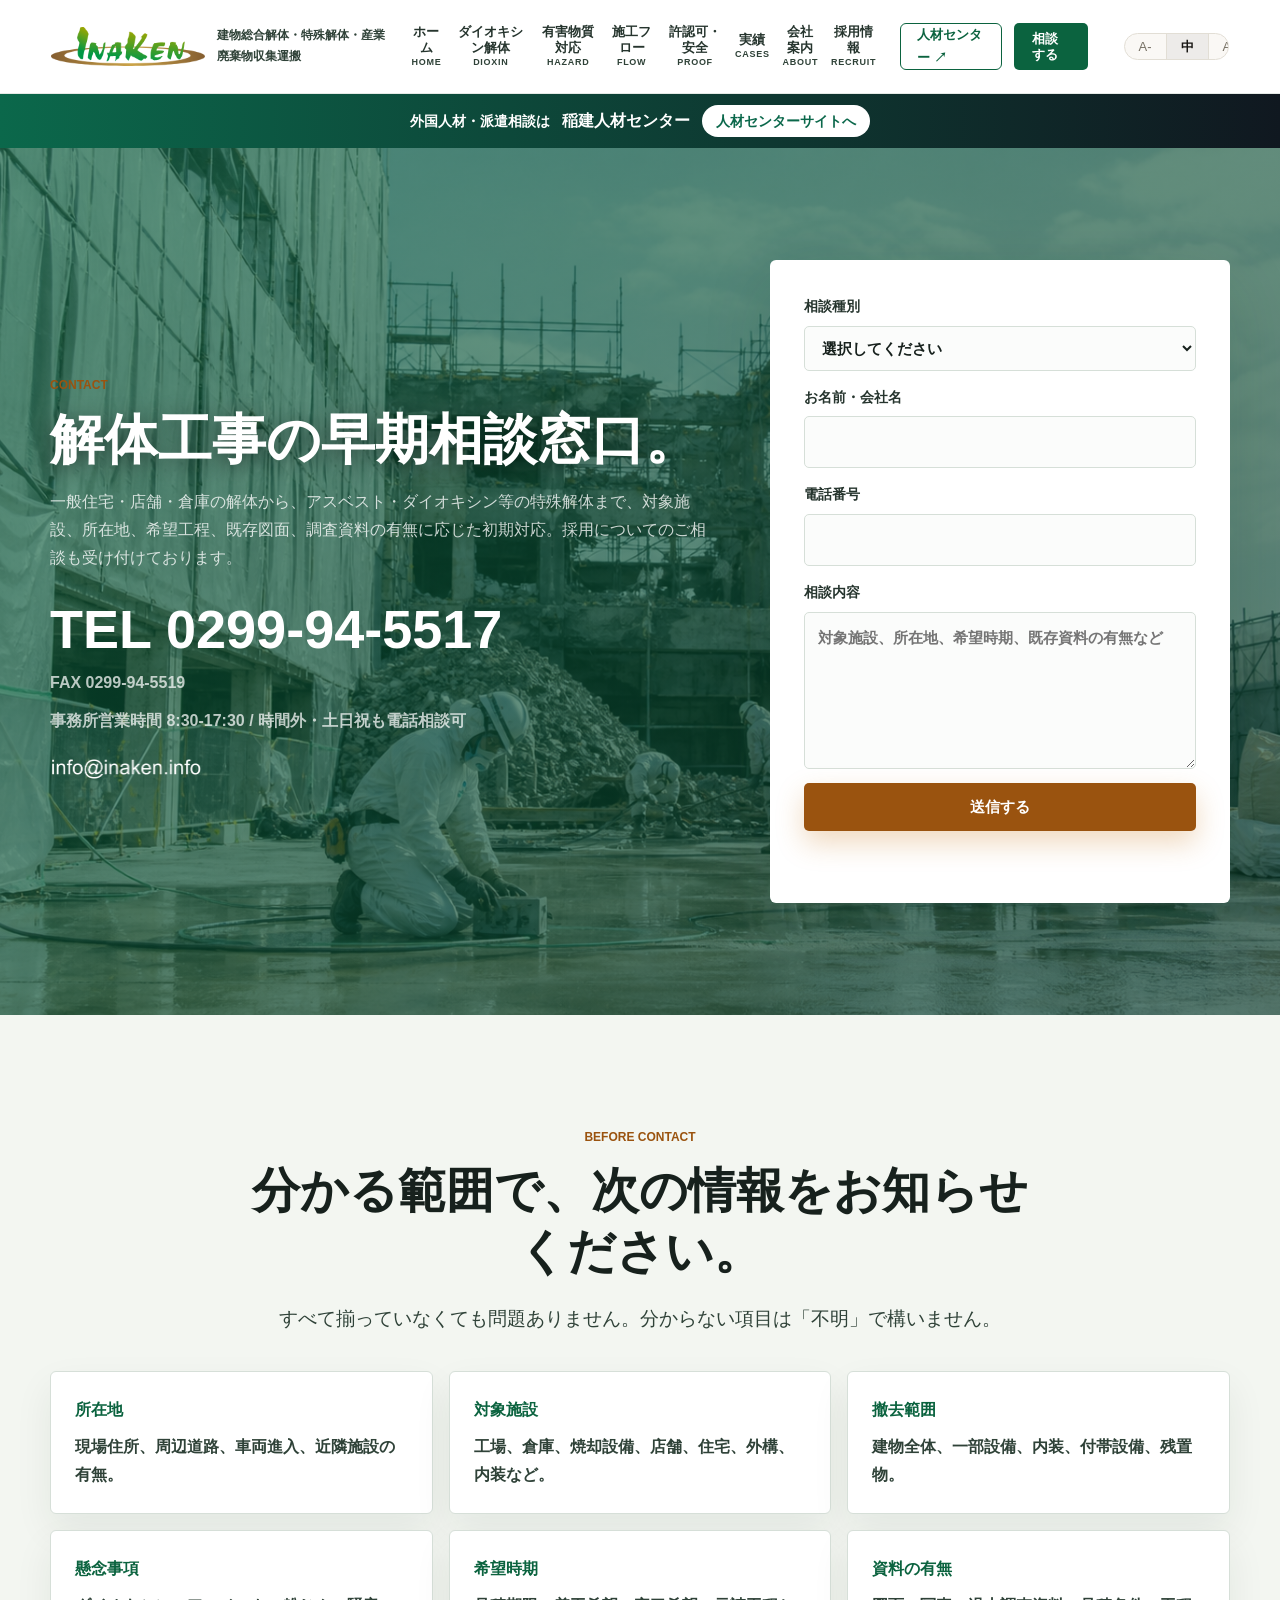
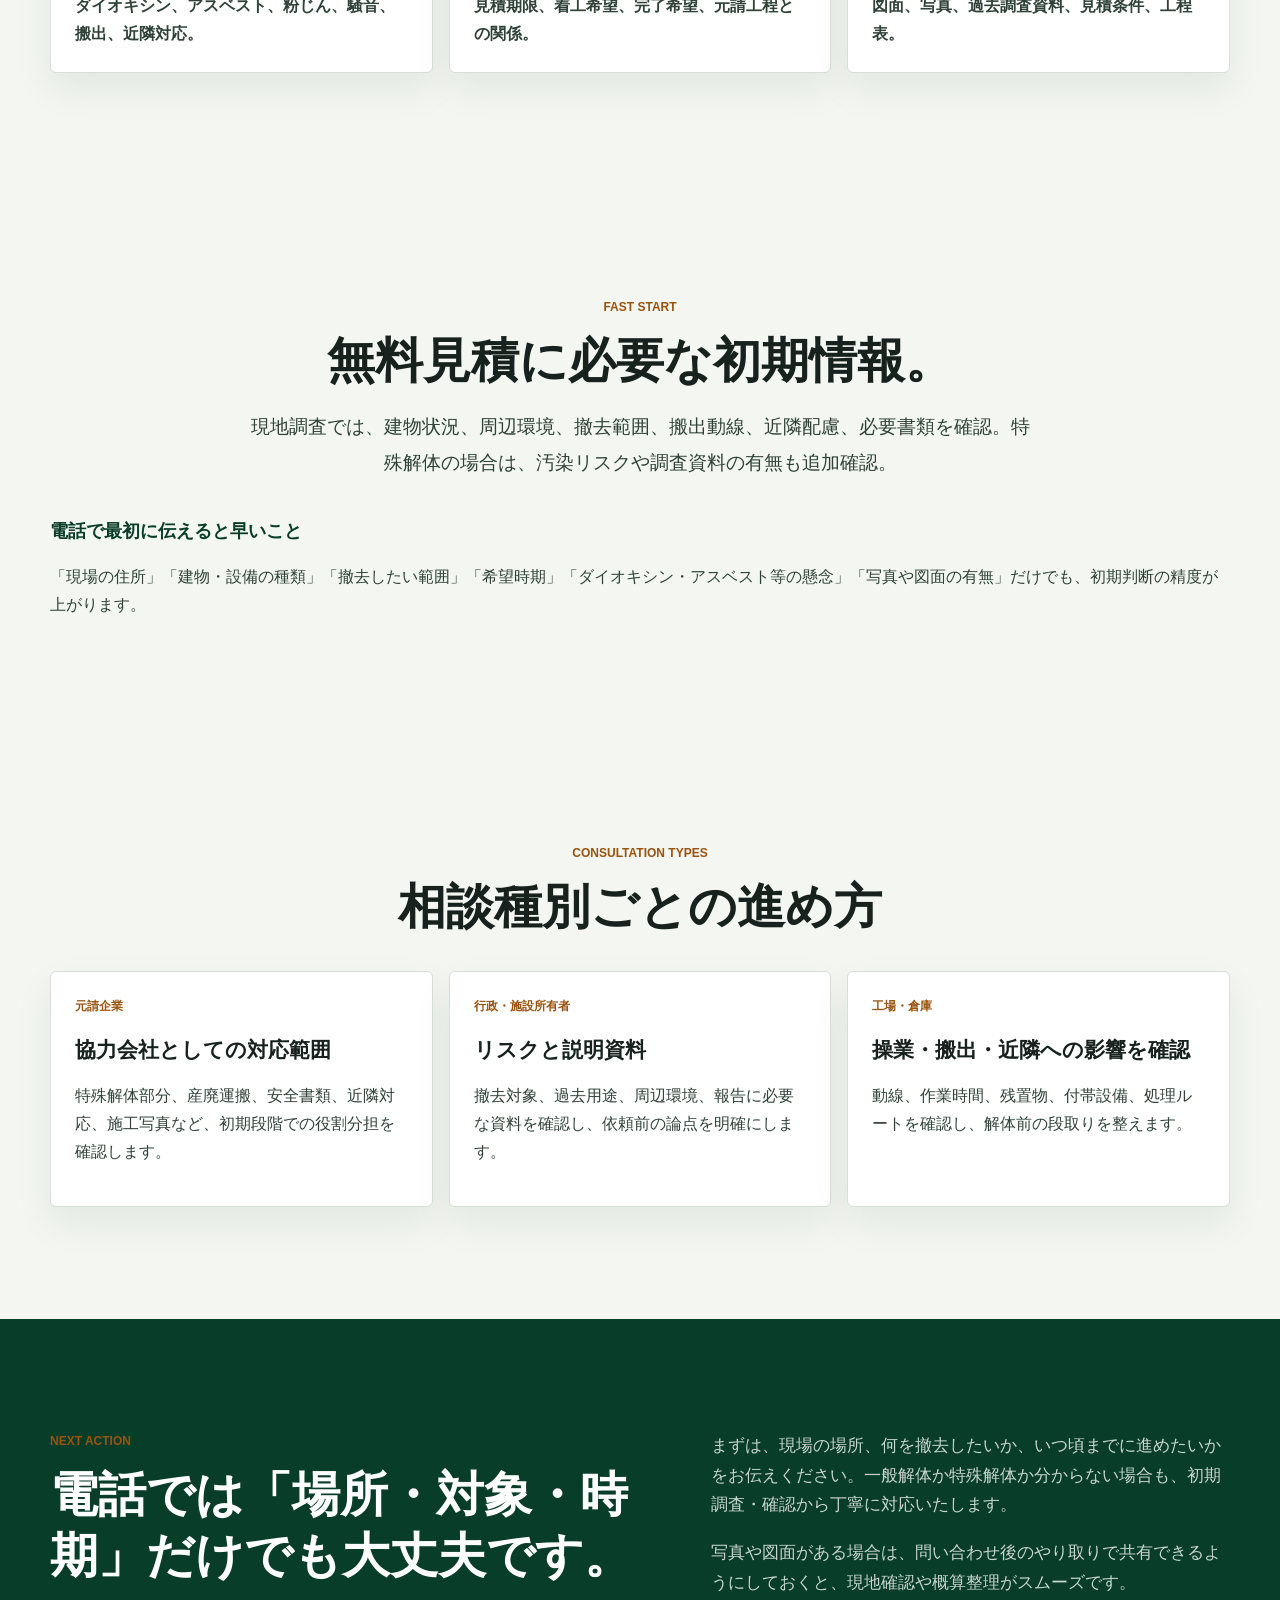
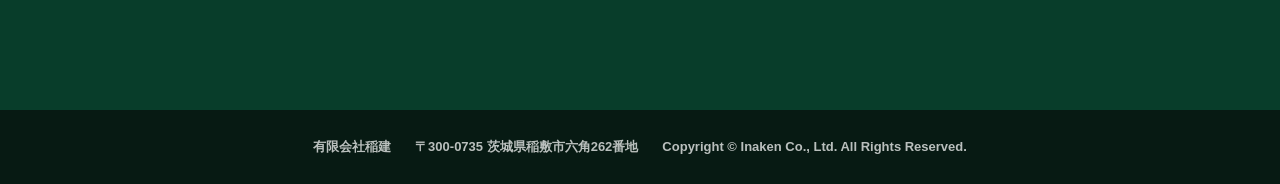
<file: contact.html>
<!doctype html>
<!-- Version: v1.3.40 -->
<html lang="ja">
  <head>
    <meta charset="utf-8">
    <meta name="viewport" content="width=device-width, initial-scale=1">
    <title>お問い合わせ | 有限会社稲建</title>
    <meta name="description" content="特殊解体、ダイオキシン解体、有害物質対応、工場・倉庫解体の初期相談、または採用情報・求人へのご応募はこちら。">
    <link rel="icon" type="image/png" href="assets/favicon.png">
    <link rel="apple-touch-icon" href="assets/favicon.png">
    <link rel="stylesheet" href="styles_v1_3_27.css">
  </head>
  <body>
    <header class="site-header" data-header>
      <a class="brand" href="index.html" aria-label="有限会社稲建 ホーム">
        <img class="brand-logo" src="assets/inaken-logo.png" alt="有限会社稲建">
        <span class="brand-text">
          <span class="brand-line">建物総合解体・特殊解体・産業廃棄物収集運搬</span>
        </span>
      </a>
      <button class="nav-toggle" type="button" data-nav-toggle aria-label="メニューを開く"><span></span><span></span></button>
      <nav class="site-nav" data-nav>
        <a href="index.html"><span>ホーム</span><small>HOME</small></a>
        <a href="dioxin.html"><span>ダイオキシン解体</span><small>DIOXIN</small></a>
        <a href="hazard.html"><span>有害物質対応</span><small>HAZARD</small></a>
        <a href="process.html"><span>施工フロー</span><small>FLOW</small></a>
        <a href="proof.html"><span>許認可・安全</span><small>PROOF</small></a>
        <a href="cases.html"><span>実績</span><small>CASES</small></a>
        <a href="about.html"><span>会社案内</span><small>ABOUT</small></a>
        <a href="recruit.html"><span>採用情報</span><small>RECRUIT</small></a>
        <a class="nav-link-special" href="https://hr.inaken.info/">人材センター ↗</a>
        <a class="nav-cta is-active" href="contact.html">相談する</a>
      </nav>
      <div class="font-size-control" aria-label="文字サイズ調整">
        <button type="button" class="font-size-btn" data-size="small" aria-label="文字サイズ小">A-</button>
        <button type="button" class="font-size-btn is-active" data-size="medium" aria-label="文字サイズ中" aria-pressed="true">中</button>
        <button type="button" class="font-size-btn" data-size="large" aria-label="文字サイズ大">A+</button>
      </div>
    </header>
    <div class="site-switch site-switch-hr" aria-label="稲建人材センターへの案内">
      <span>外国人材・派遣相談は</span>
      <strong>稲建人材センター</strong>
      <a href="https://hr.inaken.info/">人材センターサイトへ</a>
    </div>
    <main>
      <section class="section contact contact-page">
        <div class="contact-copy">
          <span class="section-code">CONTACT</span>
          <h1>解体工事の早期相談窓口。</h1>
          <p>一般住宅・店舗・倉庫の解体から、アスベスト・ダイオキシン等の特殊解体まで、対象施設、所在地、希望工程、既存図面、調査資料の有無に応じた初期対応。採用についてのご相談も受け付けております。</p>
          <a class="phone-link" href="tel:0299945517">TEL 0299-94-5517</a>
          <span class="fax-note">FAX 0299-94-5519</span>
          <span class="fax-note">事務所営業時間 8:30-17:30 / 時間外・土日祝も電話相談可</span>
          <div class="mail-link" style="text-decoration: none; cursor: default;"><img src="assets/email_address_white.png" alt="メールアドレス" style="vertical-align: -4px; height: 20px; display: inline-block;"></div>
        </div>
        <form class="contact-form" data-contact-form>
          <label>相談種別<select name="type" required><option value="">選択してください</option><option>一般住宅・店舗・倉庫の解体</option><option>工場・倉庫の特殊解体</option><option>アスベスト・ダイオキシン対応</option><option>元請企業からの相談</option><option>行政・施設所有者からの相談</option><option>求人への応募・採用について</option><option>その他</option></select></label>
          <label data-name-label><span data-name-label-text>お名前・会社名</span><input name="name" type="text" autocomplete="organization" required></label>
          <label>電話番号<input name="tel" type="tel" autocomplete="tel" required></label>
          <label>相談内容<textarea name="message" rows="5" placeholder="対象施設、所在地、希望時期、既存資料の有無など"></textarea></label>
          <button class="button button-primary" type="submit" data-submit-btn>送信する</button>
          <p class="form-status" data-form-status role="status" aria-live="polite"></p>
        </form>
      </section>

      <section class="section detail-section">
        <div class="section-heading"><span class="section-code">BEFORE CONTACT</span><h2>分かる範囲で、次の情報をお知らせください。</h2><p>すべて揃っていなくても問題ありません。分からない項目は「不明」で構いません。</p></div>
        <div class="check-grid">
          <div><strong>所在地</strong><span>現場住所、周辺道路、車両進入、近隣施設の有無。</span></div>
          <div><strong>対象施設</strong><span>工場、倉庫、焼却設備、店舗、住宅、外構、内装など。</span></div>
          <div><strong>撤去範囲</strong><span>建物全体、一部設備、内装、付帯設備、残置物。</span></div>
          <div><strong>懸念事項</strong><span>ダイオキシン、アスベスト、粉じん、騒音、搬出、近隣対応。</span></div>
          <div><strong>希望時期</strong><span>見積期限、着工希望、完了希望、元請工程との関係。</span></div>
          <div><strong>資料の有無</strong><span>図面、写真、過去調査資料、見積条件、工程表。</span></div>
        </div>
      </section>

      <section class="section detail-section">
        <div class="section-heading">
          <span class="section-code">FAST START</span>
          <h2>無料見積に必要な初期情報。</h2>
          <p>現地調査では、建物状況、周辺環境、撤去範囲、搬出動線、近隣配慮、必要書類を確認。特殊解体の場合は、汚染リスクや調査資料の有無も追加確認。</p>
        </div>
        <div class="notice-panel">
          <strong>電話で最初に伝えると早いこと</strong>
          <p>「現場の住所」「建物・設備の種類」「撤去したい範囲」「希望時期」「ダイオキシン・アスベスト等の懸念」「写真や図面の有無」だけでも、初期判断の精度が上がります。</p>
        </div>
      </section>

      <section class="section detail-section">
        <div class="section-heading"><span class="section-code">CONSULTATION TYPES</span><h2>相談種別ごとの進め方</h2></div>
        <div class="story-grid">
          <article><span>元請企業</span><h3>協力会社としての対応範囲</h3><p>特殊解体部分、産廃運搬、安全書類、近隣対応、施工写真など、初期段階での役割分担を確認します。</p></article>
          <article><span>行政・施設所有者</span><h3>リスクと説明資料</h3><p>撤去対象、過去用途、周辺環境、報告に必要な資料を確認し、依頼前の論点を明確にします。</p></article>
          <article><span>工場・倉庫</span><h3>操業・搬出・近隣への影響を確認</h3><p>動線、作業時間、残置物、付帯設備、処理ルートを確認し、解体前の段取りを整えます。</p></article>
        </div>
      </section>

      <section class="section split-band">
        <div><span class="section-code">NEXT ACTION</span><h2>電話では「場所・対象・時期」だけでも大丈夫です。</h2></div>
        <div class="text-stack">
          <p>まずは、現場の場所、何を撤去したいか、いつ頃までに進めたいかをお伝えください。一般解体か特殊解体か分からない場合も、初期調査・確認から丁寧に対応いたします。</p>
          <p>写真や図面がある場合は、問い合わせ後のやり取りで共有できるようにしておくと、現地確認や概算整理がスムーズです。</p>
        </div>
      </section>
    </main>
    <footer class="site-footer"><span>有限会社稲建</span><span>〒300-0735 茨城県稲敷市六角262番地</span><span>Copyright © Inaken Co., Ltd. All Rights Reserved.</span></footer>
    <script src="https://www.google.com/recaptcha/api.js?render=6LeDLzotAAAAAP1iaZhwhhdH1zfldN_fMGAuXQR6"></script>
    <script src="script_v1_3_27.js"></script>
  </body>
</html>
</file>
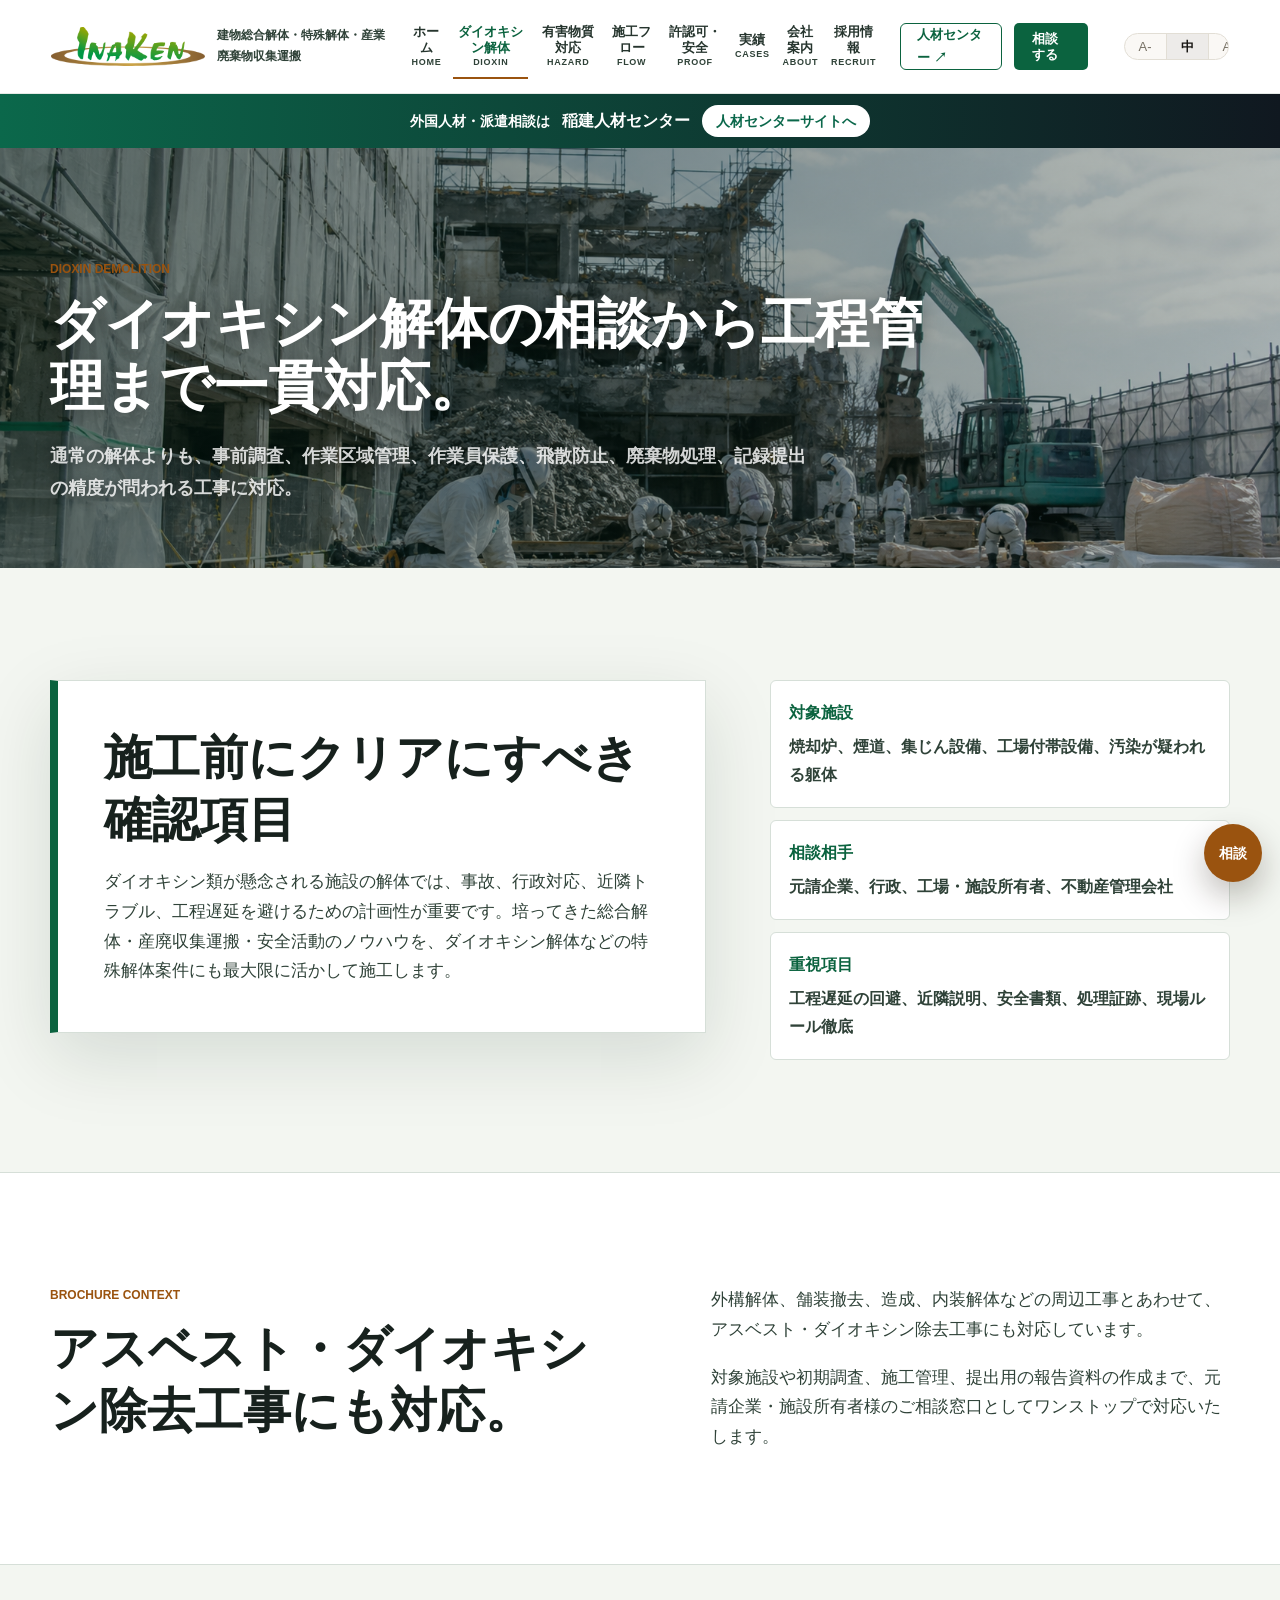
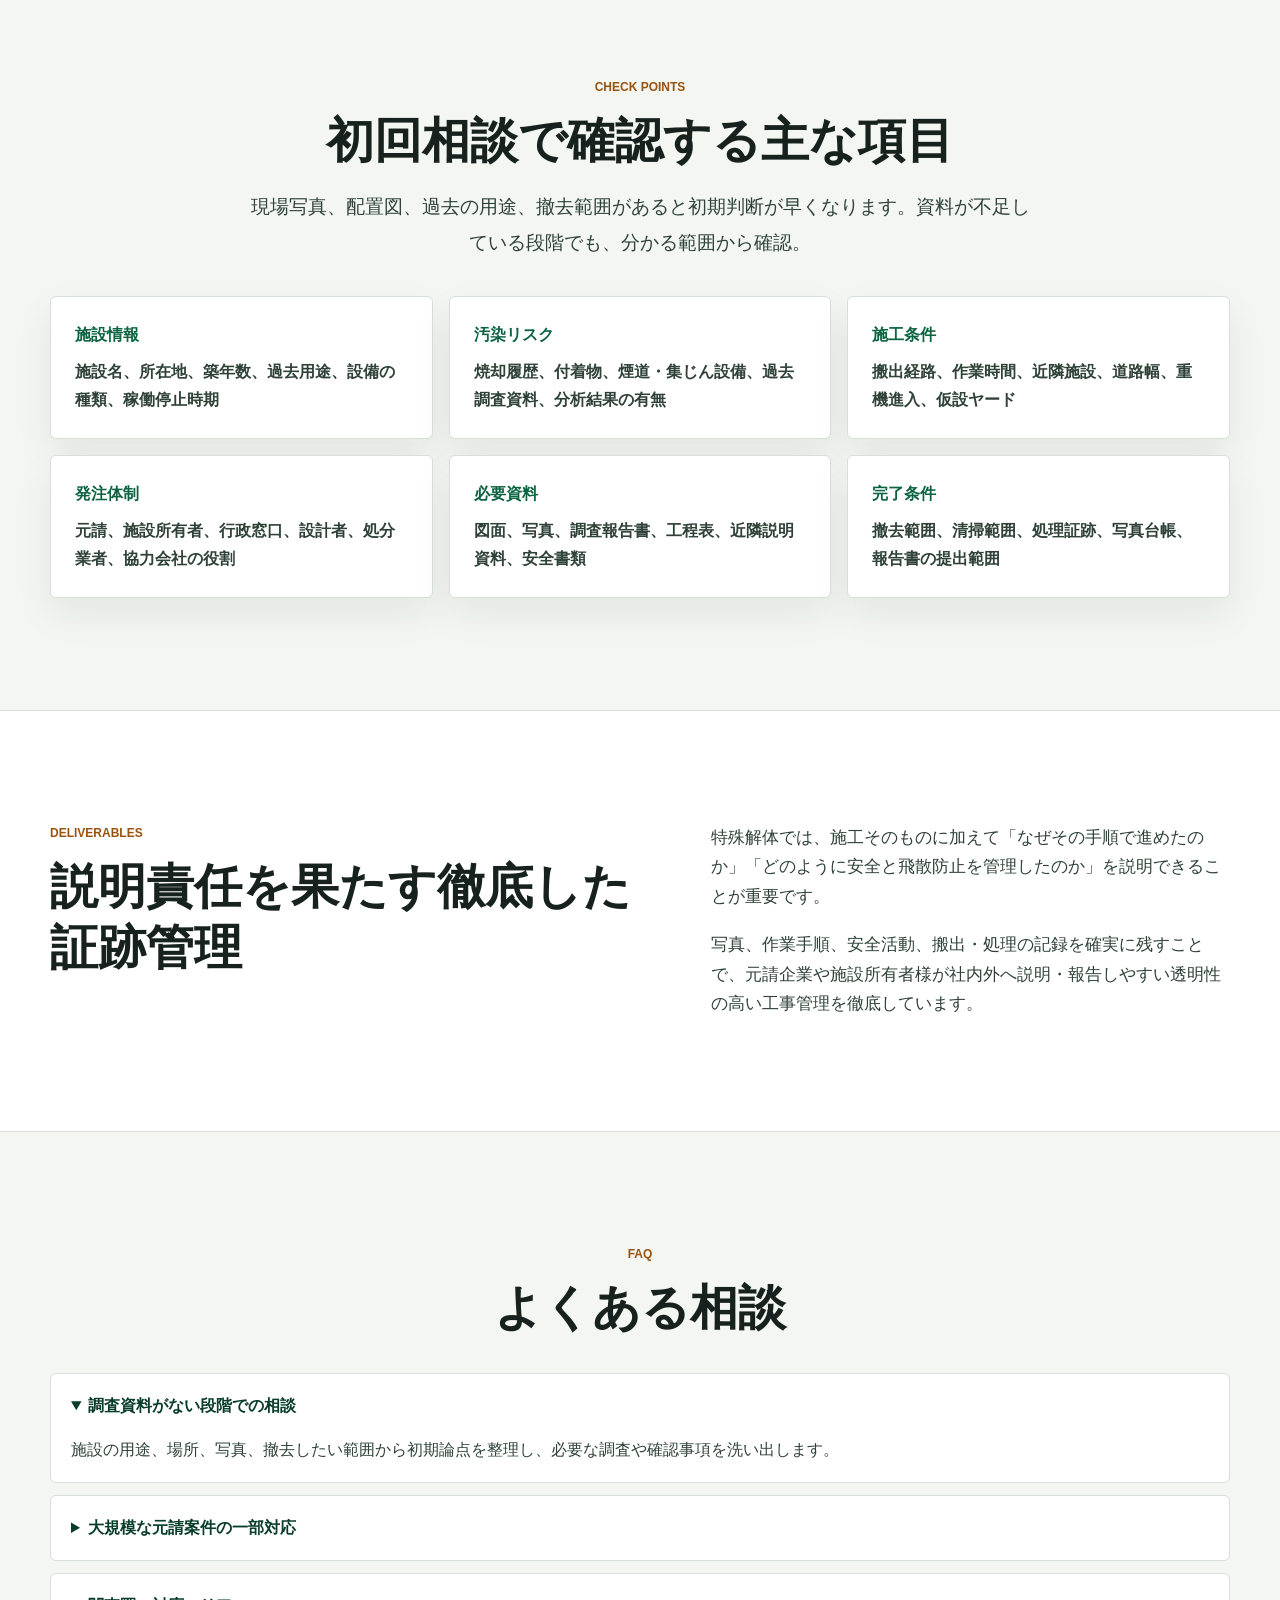
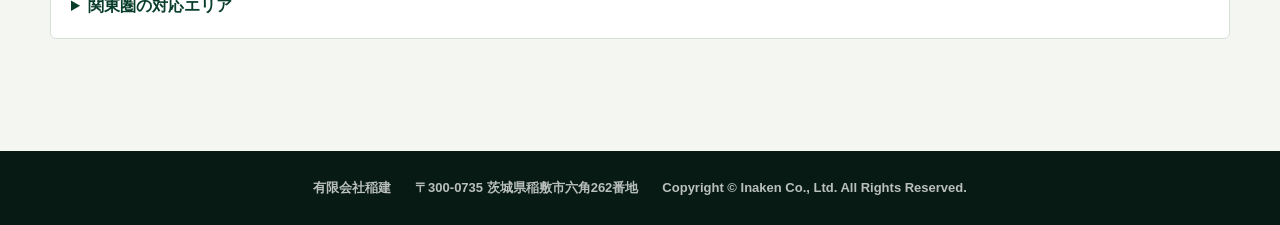
<file: dioxin.html>
<!doctype html>
<!-- Version: v1.3.38 -->
<html lang="ja">
  <head>
    <meta charset="utf-8">
    <meta name="viewport" content="width=device-width, initial-scale=1">
    <title>ダイオキシン解体 | 有限会社稲建</title>
    <meta name="description" content="関東圏の焼却施設・工場設備など、ダイオキシン類が懸念される解体工事の相談、事前調査、施工計画、飛散防止、廃棄物処理に対応。">
    <link rel="icon" type="image/png" href="assets/favicon.png">
    <link rel="apple-touch-icon" href="assets/favicon.png">
    <link rel="stylesheet" href="styles_v1_3_27.css">
  </head>
  <body>
    <header class="site-header" data-header>
      <a class="brand" href="index.html" aria-label="有限会社稲建 ホーム">
        <img class="brand-logo" src="assets/inaken-logo.png" alt="有限会社稲建">
        <span class="brand-text">
          <span class="brand-line">建物総合解体・特殊解体・産業廃棄物収集運搬</span>
        </span>
      </a>
      <button class="nav-toggle" type="button" data-nav-toggle aria-label="メニューを開く"><span></span><span></span></button>
      <nav class="site-nav" data-nav>
        <a href="index.html"><span>ホーム</span><small>HOME</small></a>
        <a class="is-active" href="dioxin.html"><span>ダイオキシン解体</span><small>DIOXIN</small></a>
        <a href="hazard.html"><span>有害物質対応</span><small>HAZARD</small></a>
        <a href="process.html"><span>施工フロー</span><small>FLOW</small></a>
        <a href="proof.html"><span>許認可・安全</span><small>PROOF</small></a>
        <a href="cases.html"><span>実績</span><small>CASES</small></a>
        <a href="about.html"><span>会社案内</span><small>ABOUT</small></a>
        <a href="recruit.html"><span>採用情報</span><small>RECRUIT</small></a>
        <a class="nav-link-special" href="https://hr.inaken.info/">人材センター ↗</a>
        <a class="nav-cta" href="contact.html">相談する</a>
      </nav>
      <div class="font-size-control" aria-label="文字サイズ調整">
        <button type="button" class="font-size-btn" data-size="small" aria-label="文字サイズ小">A-</button>
        <button type="button" class="font-size-btn is-active" data-size="medium" aria-label="文字サイズ中" aria-pressed="true">中</button>
        <button type="button" class="font-size-btn" data-size="large" aria-label="文字サイズ大">A+</button>
      </div>
    </header>
    <div class="site-switch site-switch-hr" aria-label="稲建人材センターへの案内">
      <span>外国人材・派遣相談は</span>
      <strong>稲建人材センター</strong>
      <a href="https://hr.inaken.info/">人材センターサイトへ</a>
    </div>
    <main>
      <section class="page-hero">
        <div>
          <span class="section-code">DIOXIN DEMOLITION</span>
          <h1>ダイオキシン解体の相談から工程管理まで一貫対応。</h1>
          <p>通常の解体よりも、事前調査、作業区域管理、作業員保護、飛散防止、廃棄物処理、記録提出の精度が問われる工事に対応。</p>
        </div>
      </section>

      <section class="section intro">
        <div class="intro-grid">
          <article class="lead-panel">
            <h2>施工前にクリアにすべき確認項目</h2>
            <p>ダイオキシン類が懸念される施設の解体では、事故、行政対応、近隣トラブル、工程遅延を避けるための計画性が重要です。培ってきた総合解体・産廃収集運搬・安全活動のノウハウを、ダイオキシン解体などの特殊解体案件にも最大限に活かして施工します。</p>
          </article>
          <div class="scope-list" aria-label="ダイオキシン解体の対象例">
            <div><strong>対象施設</strong><span>焼却炉、煙道、集じん設備、工場付帯設備、汚染が疑われる躯体</span></div>
            <div><strong>相談相手</strong><span>元請企業、行政、工場・施設所有者、不動産管理会社</span></div>
            <div><strong>重視項目</strong><span>工程遅延の回避、近隣説明、安全書類、処理証跡、現場ルール徹底</span></div>
          </div>
        </div>
      </section>

      <section class="section split-band light">
        <div>
          <span class="section-code">BROCHURE CONTEXT</span>
          <h2>アスベスト・ダイオキシン除去工事にも対応。</h2>
        </div>
        <div class="text-stack">
          <p>外構解体、舗装撤去、造成、内装解体などの周辺工事とあわせて、アスベスト・ダイオキシン除去工事にも対応しています。</p>
          <p>対象施設や初期調査、施工管理、提出用の報告資料の作成まで、元請企業・施設所有者様のご相談窓口としてワンストップで対応いたします。</p>
        </div>
      </section>

      <section class="section detail-section">
        <div class="section-heading">
          <span class="section-code">CHECK POINTS</span>
          <h2>初回相談で確認する主な項目</h2>
          <p>現場写真、配置図、過去の用途、撤去範囲があると初期判断が早くなります。資料が不足している段階でも、分かる範囲から確認。</p>
        </div>
        <div class="check-grid">
          <div><strong>施設情報</strong><span>施設名、所在地、築年数、過去用途、設備の種類、稼働停止時期</span></div>
          <div><strong>汚染リスク</strong><span>焼却履歴、付着物、煙道・集じん設備、過去調査資料、分析結果の有無</span></div>
          <div><strong>施工条件</strong><span>搬出経路、作業時間、近隣施設、道路幅、重機進入、仮設ヤード</span></div>
          <div><strong>発注体制</strong><span>元請、施設所有者、行政窓口、設計者、処分業者、協力会社の役割</span></div>
          <div><strong>必要資料</strong><span>図面、写真、調査報告書、工程表、近隣説明資料、安全書類</span></div>
          <div><strong>完了条件</strong><span>撤去範囲、清掃範囲、処理証跡、写真台帳、報告書の提出範囲</span></div>
        </div>
      </section>

      <section class="section split-band light">
        <div>
          <span class="section-code">DELIVERABLES</span>
          <h2>説明責任を果たす徹底した証跡管理</h2>
        </div>
        <div class="text-stack">
          <p>特殊解体では、施工そのものに加えて「なぜその手順で進めたのか」「どのように安全と飛散防止を管理したのか」を説明できることが重要です。</p>
          <p>写真、作業手順、安全活動、搬出・処理の記録を確実に残すことで、元請企業や施設所有者様が社内外へ説明・報告しやすい透明性の高い工事管理を徹底しています。</p>
        </div>
      </section>

      <section class="section faq">
        <div class="section-heading"><span class="section-code">FAQ</span><h2>よくある相談</h2></div>
        <div class="faq-list">
          <details open><summary>調査資料がない段階での相談</summary><p>施設の用途、場所、写真、撤去したい範囲から初期論点を整理し、必要な調査や確認事項を洗い出します。</p></details>
          <details><summary>大規模な元請案件の一部対応</summary><p>特殊解体部分、産廃運搬、近隣対応、安全活動など、稲建が担う範囲を明確化し、スムーズな共同施工体制を築きます。</p></details>
          <details><summary>関東圏の対応エリア</summary><p>茨城県稲敷市を拠点に、茨城・千葉・東京・埼玉等の関東圏に対応。</p></details>
        </div>
      </section>
    </main>
    <footer class="site-footer"><span>有限会社稲建</span><span>〒300-0735 茨城県稲敷市六角262番地</span><span>Copyright © Inaken Co., Ltd. All Rights Reserved.</span></footer>
    <a class="floating-contact" href="contact.html" aria-label="問い合わせへ移動">相談</a>
    <script src="script_v1_3_27.js"></script>
  </body>
</html>
</file>
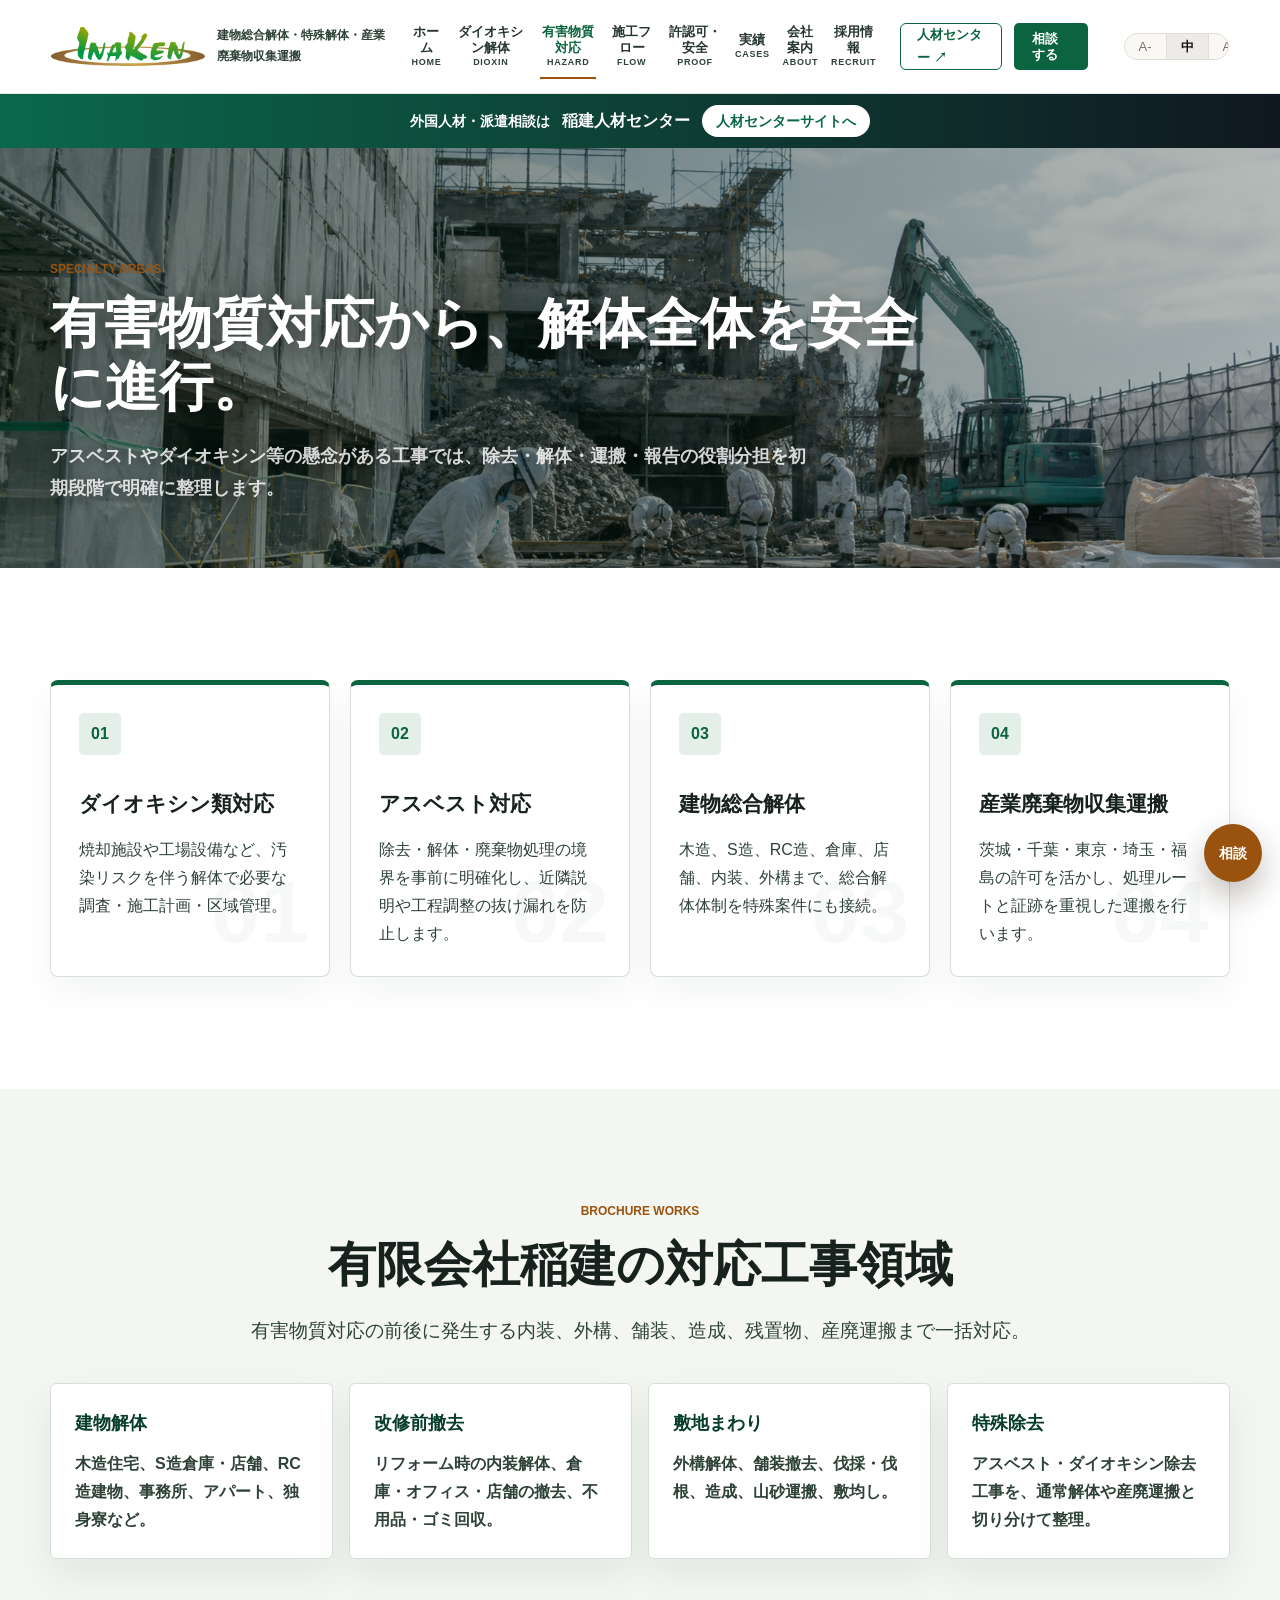
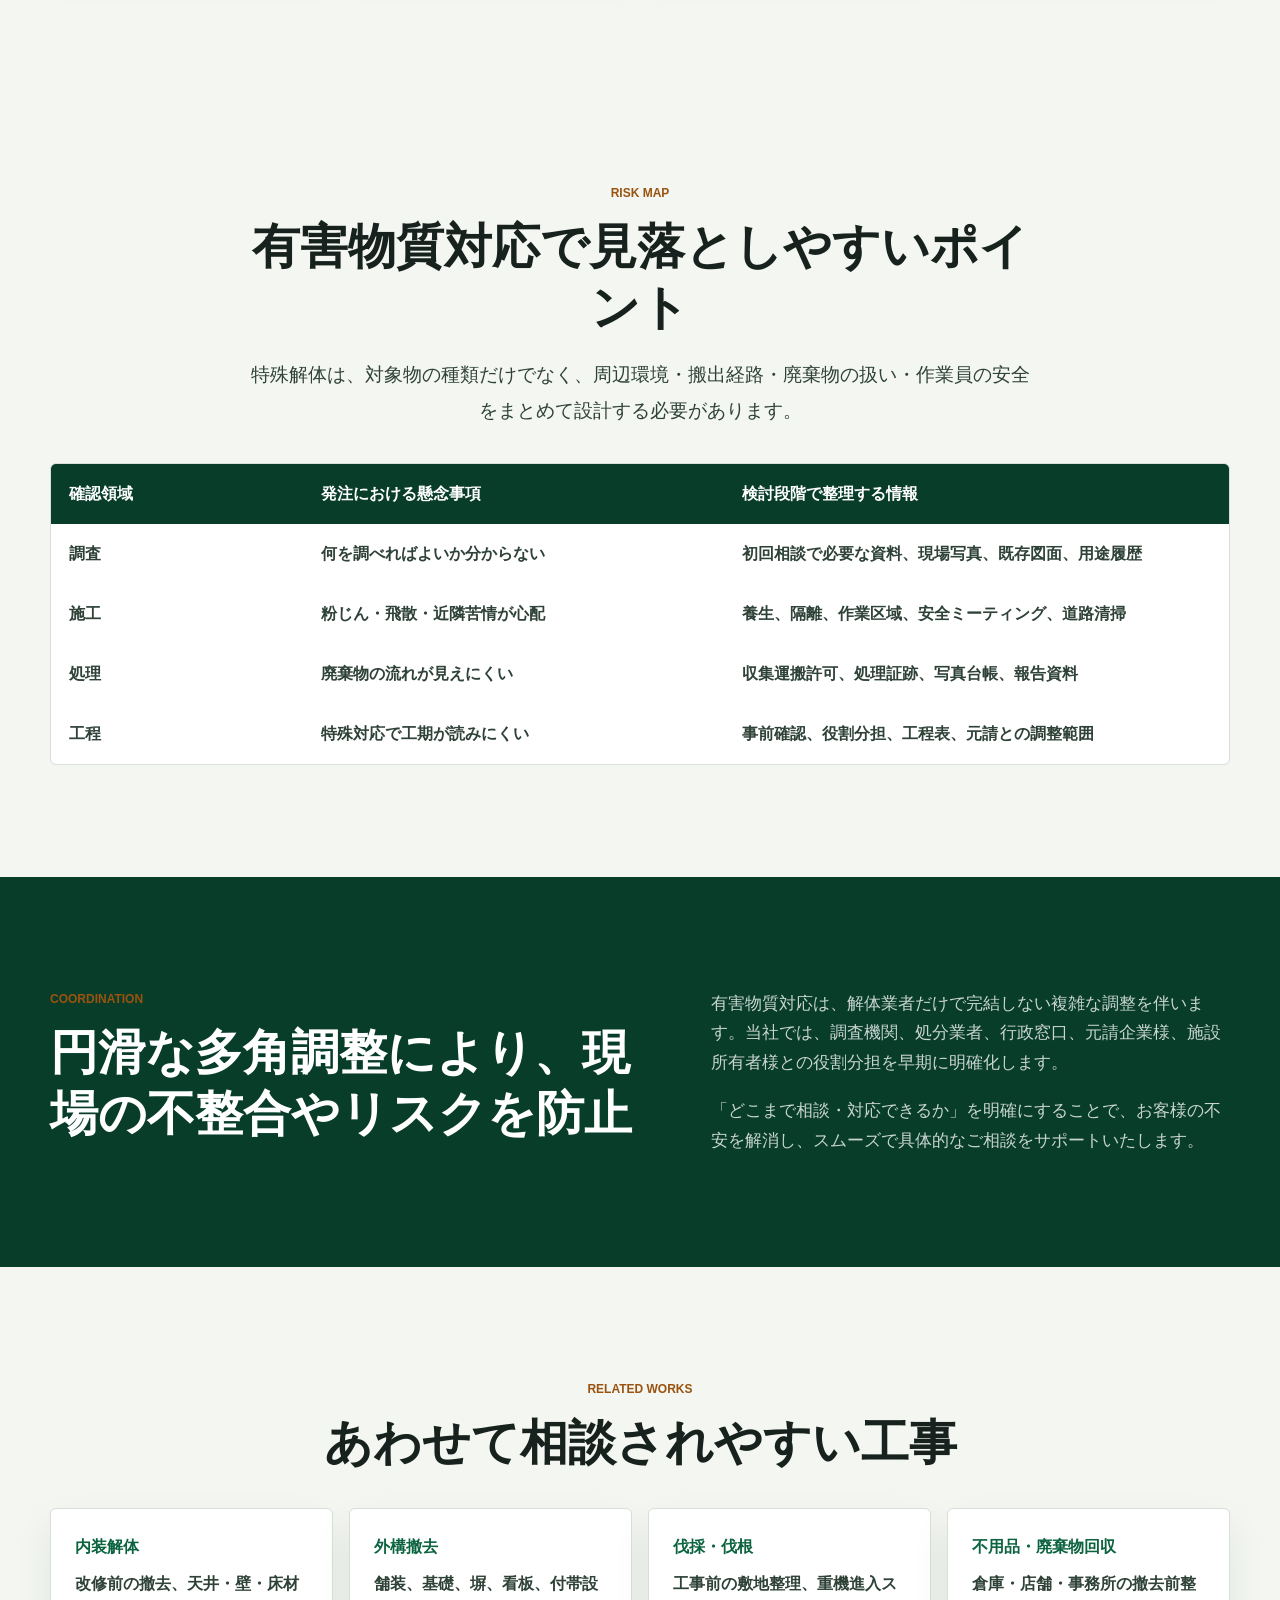
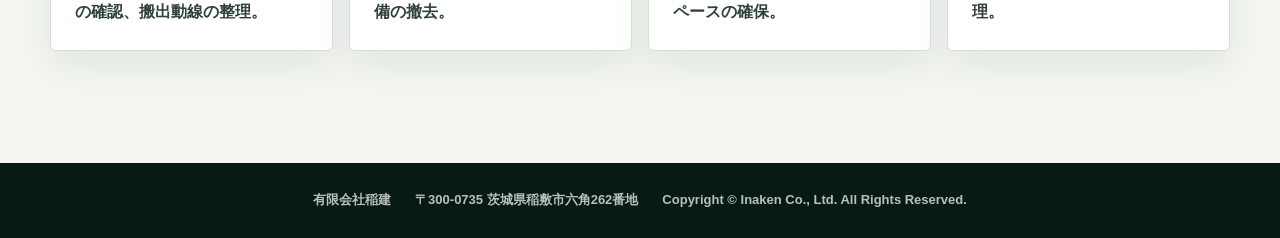
<file: hazard.html>
<!doctype html>
<!-- Version: v1.3.38 -->
<html lang="ja">
  <head>
    <meta charset="utf-8">
    <meta name="viewport" content="width=device-width, initial-scale=1">
    <title>有害物質対応 | 有限会社稲建</title>
    <meta name="description" content="ダイオキシン・アスベスト等の有害物質を伴う特殊解体で、調査、除去、解体、廃棄物処理まで対応。">
    <link rel="icon" type="image/png" href="assets/favicon.png">
    <link rel="apple-touch-icon" href="assets/favicon.png">
    <link rel="stylesheet" href="styles_v1_3_27.css">
  </head>
  <body>
    <header class="site-header" data-header>
      <a class="brand" href="index.html" aria-label="有限会社稲建 ホーム">
        <img class="brand-logo" src="assets/inaken-logo.png" alt="有限会社稲建">
        <span class="brand-text">
          <span class="brand-line">建物総合解体・特殊解体・産業廃棄物収集運搬</span>
        </span>
      </a>
      <button class="nav-toggle" type="button" data-nav-toggle aria-label="メニューを開く"><span></span><span></span></button>
      <nav class="site-nav" data-nav>
        <a href="index.html"><span>ホーム</span><small>HOME</small></a>
        <a href="dioxin.html"><span>ダイオキシン解体</span><small>DIOXIN</small></a>
        <a class="is-active" href="hazard.html"><span>有害物質対応</span><small>HAZARD</small></a>
        <a href="process.html"><span>施工フロー</span><small>FLOW</small></a>
        <a href="proof.html"><span>許認可・安全</span><small>PROOF</small></a>
        <a href="cases.html"><span>実績</span><small>CASES</small></a>
        <a href="about.html"><span>会社案内</span><small>ABOUT</small></a>
        <a href="recruit.html"><span>採用情報</span><small>RECRUIT</small></a>
        <a class="nav-link-special" href="https://hr.inaken.info/">人材センター ↗</a>
        <a class="nav-cta" href="contact.html">相談する</a>
      </nav>
      <div class="font-size-control" aria-label="文字サイズ調整">
        <button type="button" class="font-size-btn" data-size="small" aria-label="文字サイズ小">A-</button>
        <button type="button" class="font-size-btn is-active" data-size="medium" aria-label="文字サイズ中" aria-pressed="true">中</button>
        <button type="button" class="font-size-btn" data-size="large" aria-label="文字サイズ大">A+</button>
      </div>
    </header>
    <div class="site-switch site-switch-hr" aria-label="稲建人材センターへの案内">
      <span>外国人材・派遣相談は</span>
      <strong>稲建人材センター</strong>
      <a href="https://hr.inaken.info/">人材センターサイトへ</a>
    </div>
    <main>
      <section class="page-hero">
        <div>
          <span class="section-code">SPECIALTY AREAS</span>
          <h1>有害物質対応から、解体全体を安全に進行。</h1>
          <p>アスベストやダイオキシン等の懸念がある工事では、除去・解体・運搬・報告の役割分担を初期段階で明確に整理します。</p>
        </div>
      </section>

      <section class="section service-map">
        <div class="service-grid">
          <article><span class="service-number">01</span><div class="card-watermark">01</div><h2>ダイオキシン類対応</h2><p>焼却施設や工場設備など、汚染リスクを伴う解体で必要な調査・施工計画・区域管理。</p></article>
          <article><span class="service-number">02</span><div class="card-watermark">02</div><h2>アスベスト対応</h2><p>除去・解体・廃棄物処理の境界を事前に明確化し、近隣説明や工程調整の抜け漏れを防止します。</p></article>
          <article><span class="service-number">03</span><div class="card-watermark">03</div><h2>建物総合解体</h2><p>木造、S造、RC造、倉庫、店舗、内装、外構まで、総合解体体制を特殊案件にも接続。</p></article>
          <article><span class="service-number">04</span><div class="card-watermark">04</div><h2>産業廃棄物収集運搬</h2><p>茨城・千葉・東京・埼玉・福島の許可を活かし、処理ルートと証跡を重視した運搬を行います。</p></article>
        </div>
      </section>

      <section class="section detail-section">
        <div class="section-heading">
          <span class="section-code">BROCHURE WORKS</span>
          <h2>有限会社稲建の対応工事領域</h2>
          <p>有害物質対応の前後に発生する内装、外構、舗装、造成、残置物、産廃運搬まで一括対応。</p>
        </div>
        <div class="work-menu">
          <div><strong>建物解体</strong><span>木造住宅、S造倉庫・店舗、RC造建物、事務所、アパート、独身寮など。</span></div>
          <div><strong>改修前撤去</strong><span>リフォーム時の内装解体、倉庫・オフィス・店舗の撤去、不用品・ゴミ回収。</span></div>
          <div><strong>敷地まわり</strong><span>外構解体、舗装撤去、伐採・伐根、造成、山砂運搬、敷均し。</span></div>
          <div><strong>特殊除去</strong><span>アスベスト・ダイオキシン除去工事を、通常解体や産廃運搬と切り分けて整理。</span></div>
        </div>
      </section>

      <section class="section detail-section">
        <div class="section-heading">
          <span class="section-code">RISK MAP</span>
          <h2>有害物質対応で見落としやすいポイント</h2>
          <p>特殊解体は、対象物の種類だけでなく、周辺環境・搬出経路・廃棄物の扱い・作業員の安全をまとめて設計する必要があります。</p>
        </div>
        <div class="matrix">
          <div class="matrix-head">確認領域</div><div class="matrix-head">発注における懸念事項</div><div class="matrix-head">検討段階で整理する情報</div>
          <div>調査</div><div>何を調べればよいか分からない</div><div>初回相談で必要な資料、現場写真、既存図面、用途履歴</div>
          <div>施工</div><div>粉じん・飛散・近隣苦情が心配</div><div>養生、隔離、作業区域、安全ミーティング、道路清掃</div>
          <div>処理</div><div>廃棄物の流れが見えにくい</div><div>収集運搬許可、処理証跡、写真台帳、報告資料</div>
          <div>工程</div><div>特殊対応で工期が読みにくい</div><div>事前確認、役割分担、工程表、元請との調整範囲</div>
        </div>
      </section>

      <section class="section split-band">
        <div>
          <span class="section-code">COORDINATION</span>
          <h2>円滑な多角調整により、現場の不整合やリスクを防止</h2>
        </div>
        <div class="text-stack">
          <p>有害物質対応は、解体業者だけで完結しない複雑な調整を伴います。当社では、調査機関、処分業者、行政窓口、元請企業様、施設所有者様との役割分担を早期に明確化します。</p>
          <p>「どこまで相談・対応できるか」を明確にすることで、お客様の不安を解消し、スムーズで具体的なご相談をサポートいたします。</p>
        </div>
      </section>

      <section class="section faq">
        <div class="section-heading"><span class="section-code">RELATED WORKS</span><h2>あわせて相談されやすい工事</h2></div>
        <div class="check-grid compact">
          <div><strong>内装解体</strong><span>改修前の撤去、天井・壁・床材の確認、搬出動線の整理。</span></div>
          <div><strong>外構撤去</strong><span>舗装、基礎、塀、看板、付帯設備の撤去。</span></div>
          <div><strong>伐採・伐根</strong><span>工事前の敷地整理、重機進入スペースの確保。</span></div>
          <div><strong>不用品・廃棄物回収</strong><span>倉庫・店舗・事務所の撤去前整理。</span></div>
        </div>
      </section>
    </main>
    <footer class="site-footer"><span>有限会社稲建</span><span>〒300-0735 茨城県稲敷市六角262番地</span><span>Copyright © Inaken Co., Ltd. All Rights Reserved.</span></footer>
    <a class="floating-contact" href="contact.html" aria-label="問い合わせへ移動">相談</a>
    <script src="script_v1_3_27.js"></script>
  </body>
</html>
</file>
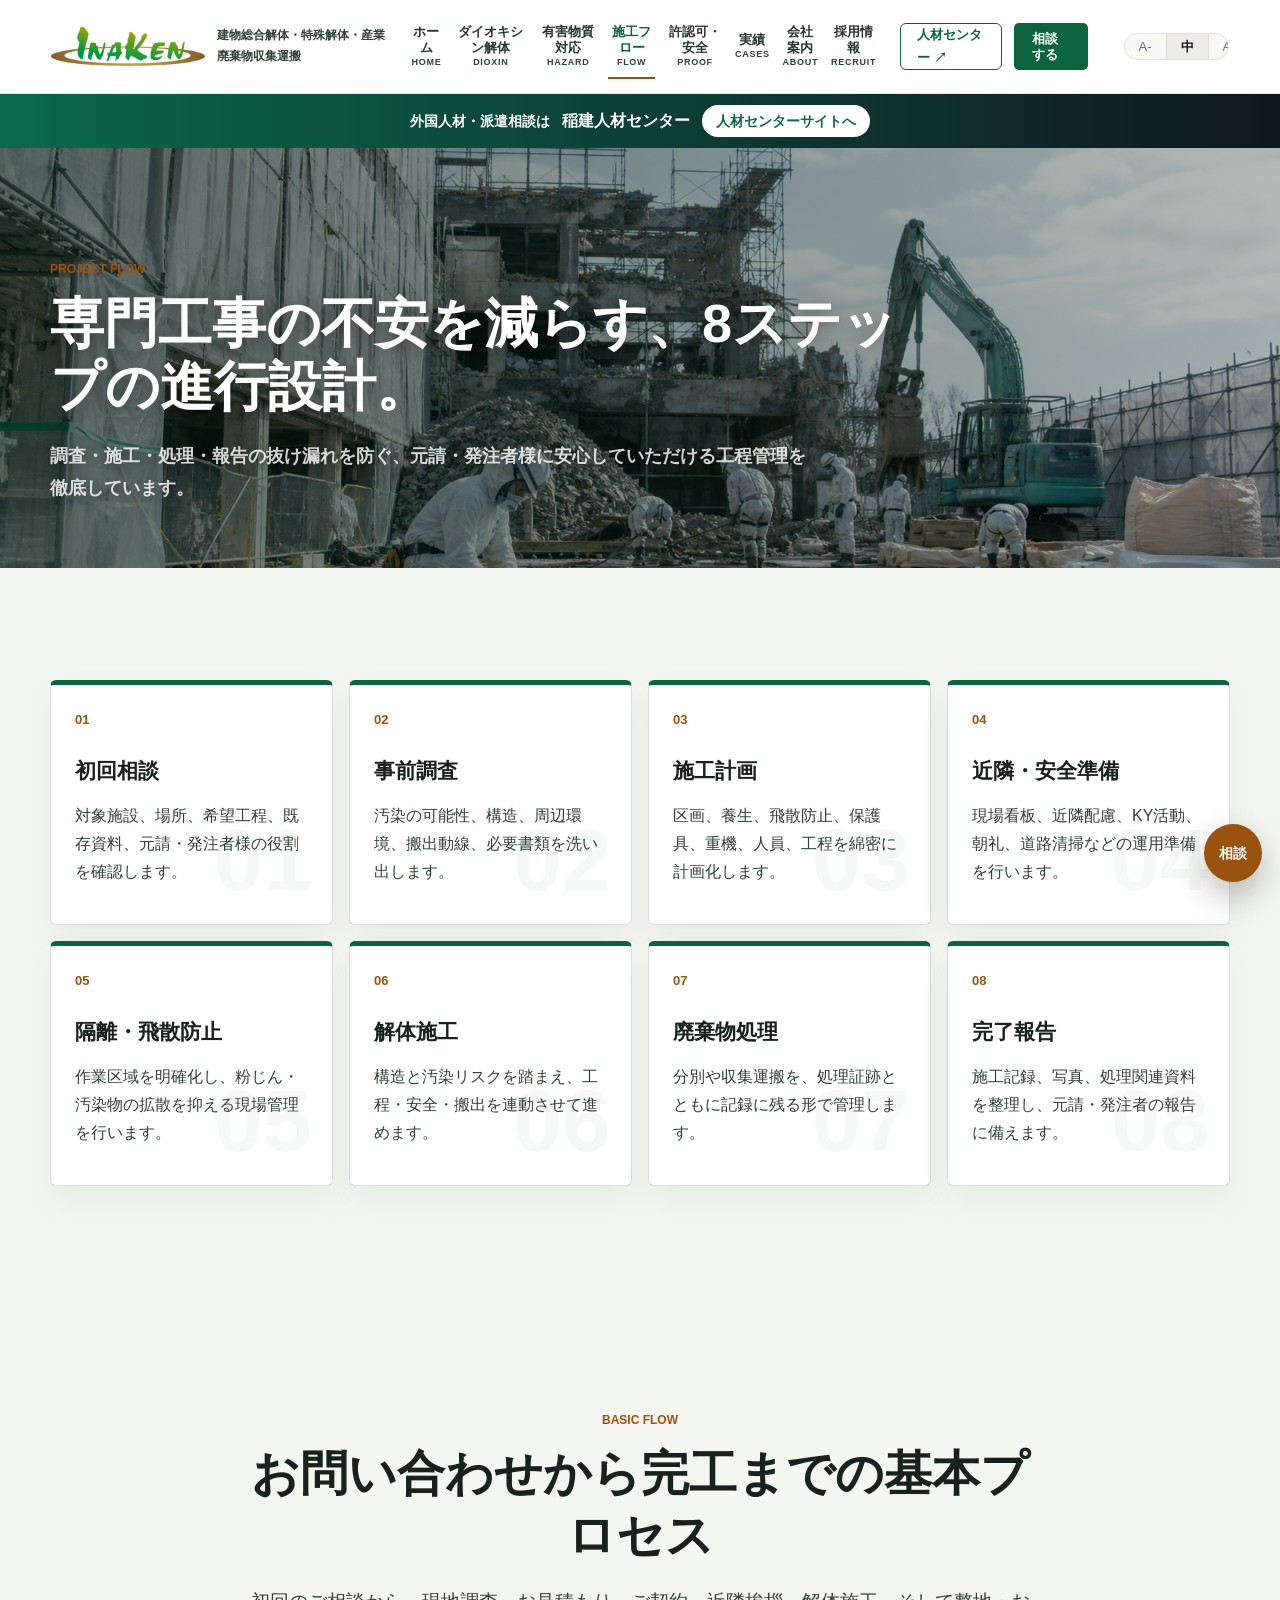
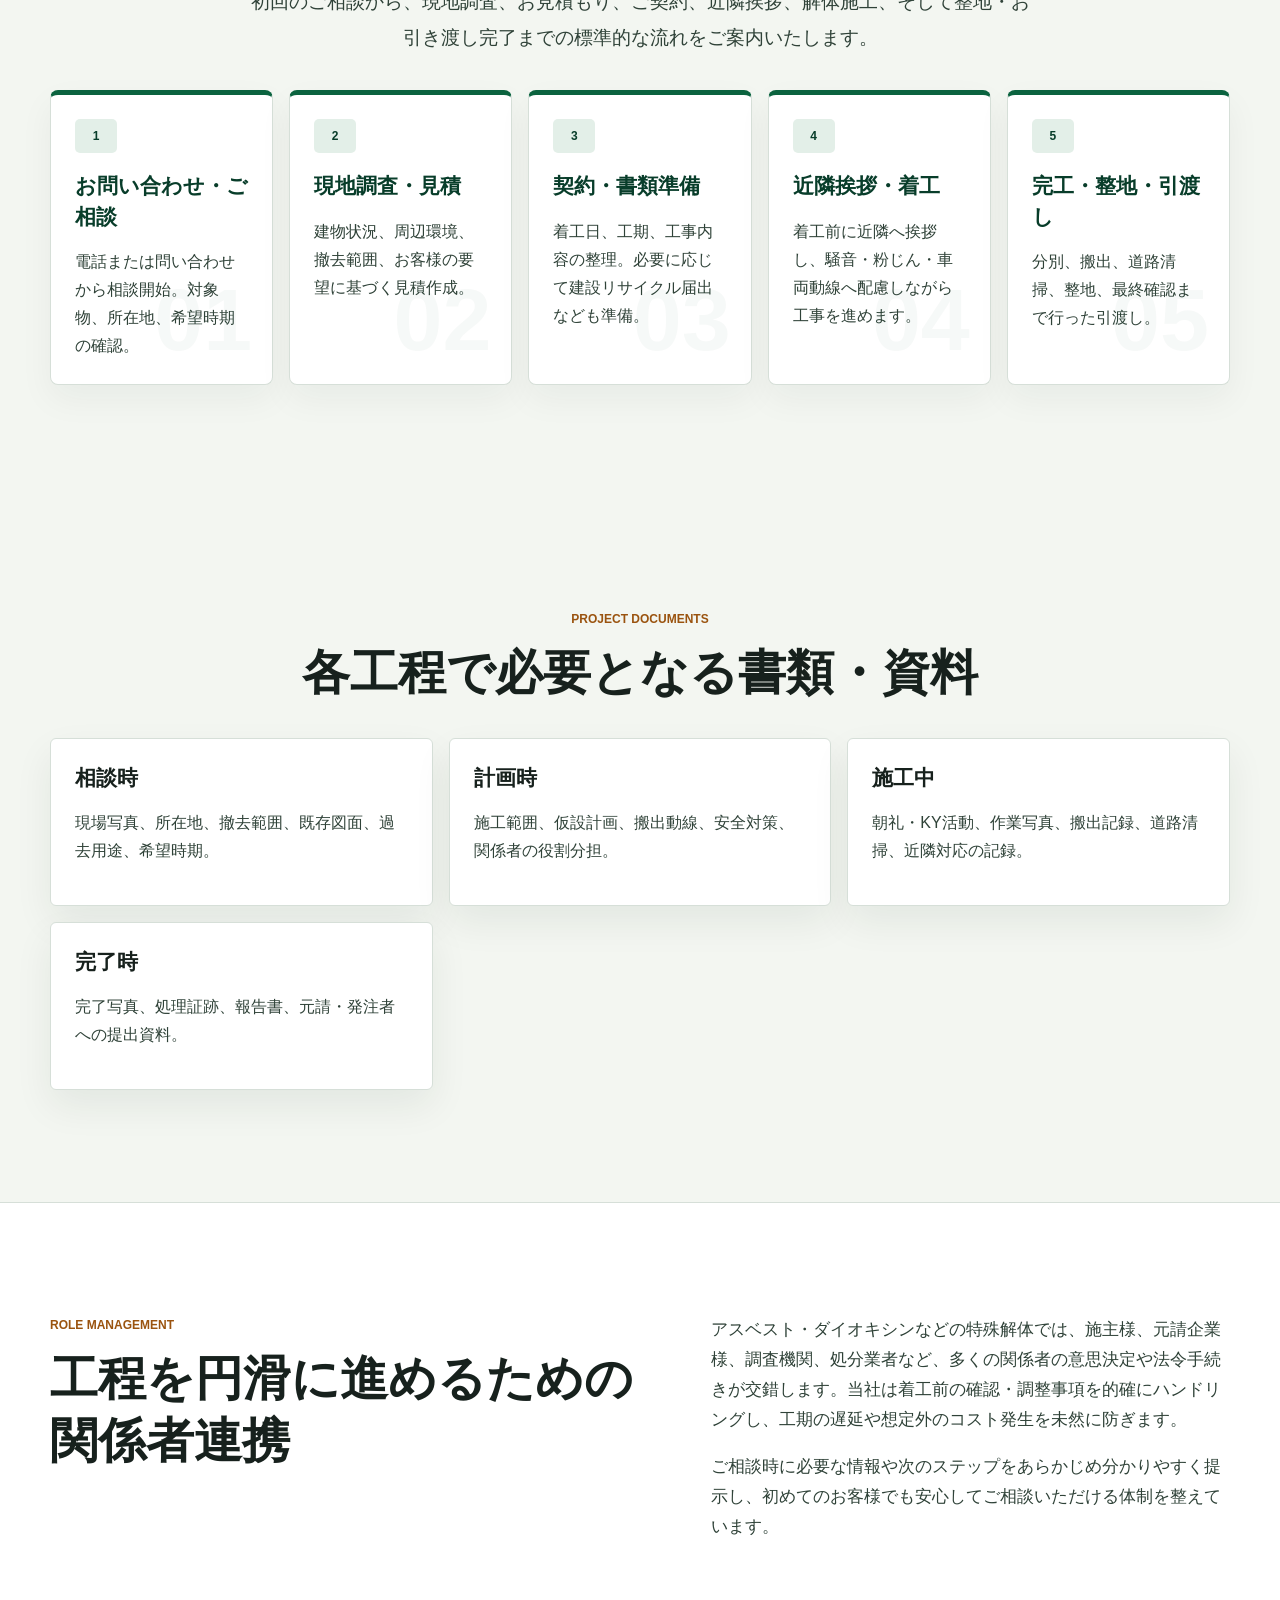
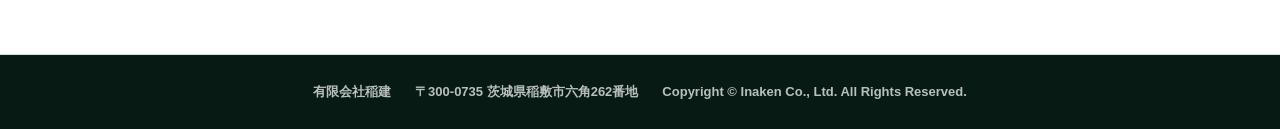
<file: process.html>
<!doctype html>
<!-- Version: v1.3.38 -->
<html lang="ja">
  <head>
    <meta charset="utf-8">
    <meta name="viewport" content="width=device-width, initial-scale=1">
    <title>施工フロー | 有限会社稲建</title>
    <meta name="description" content="特殊解体の初回相談から事前調査、施工計画、隔離・飛散防止、廃棄物処理、完了報告までの流れ。">
    <link rel="icon" type="image/png" href="assets/favicon.png">
    <link rel="apple-touch-icon" href="assets/favicon.png">
    <link rel="stylesheet" href="styles_v1_3_27.css">
  </head>
  <body>
    <header class="site-header" data-header>
      <a class="brand" href="index.html" aria-label="有限会社稲建 ホーム">
        <img class="brand-logo" src="assets/inaken-logo.png" alt="有限会社稲建">
        <span class="brand-text">
          <span class="brand-line">建物総合解体・特殊解体・産業廃棄物収集運搬</span>
        </span>
      </a>
      <button class="nav-toggle" type="button" data-nav-toggle aria-label="メニューを開く"><span></span><span></span></button>
      <nav class="site-nav" data-nav>
        <a href="index.html"><span>ホーム</span><small>HOME</small></a>
        <a href="dioxin.html"><span>ダイオキシン解体</span><small>DIOXIN</small></a>
        <a href="hazard.html"><span>有害物質対応</span><small>HAZARD</small></a>
        <a class="is-active" href="process.html"><span>施工フロー</span><small>FLOW</small></a>
        <a href="proof.html"><span>許認可・安全</span><small>PROOF</small></a>
        <a href="cases.html"><span>実績</span><small>CASES</small></a>
        <a href="about.html"><span>会社案内</span><small>ABOUT</small></a>
        <a href="recruit.html"><span>採用情報</span><small>RECRUIT</small></a>
        <a class="nav-link-special" href="https://hr.inaken.info/">人材センター ↗</a>
        <a class="nav-cta" href="contact.html">相談する</a>
      </nav>
      <div class="font-size-control" aria-label="文字サイズ調整">
        <button type="button" class="font-size-btn" data-size="small" aria-label="文字サイズ小">A-</button>
        <button type="button" class="font-size-btn is-active" data-size="medium" aria-label="文字サイズ中" aria-pressed="true">中</button>
        <button type="button" class="font-size-btn" data-size="large" aria-label="文字サイズ大">A+</button>
      </div>
    </header>
    <div class="site-switch site-switch-hr" aria-label="稲建人材センターへの案内">
      <span>外国人材・派遣相談は</span>
      <strong>稲建人材センター</strong>
      <a href="https://hr.inaken.info/">人材センターサイトへ</a>
    </div>
    <main>
      <section class="page-hero">
        <div>
          <span class="section-code">PROJECT FLOW</span>
          <h1>専門工事の不安を減らす、8ステップの進行設計。</h1>
          <p>調査・施工・処理・報告の抜け漏れを防ぐ、元請・発注者様に安心していただける工程管理を徹底しています。</p>
        </div>
      </section>

      <section class="section process">
        <ol class="timeline">
          <li><div class="card-watermark">01</div><span>01</span><h2>初回相談</h2><p>対象施設、場所、希望工程、既存資料、元請・発注者様の役割を確認します。</p></li>
          <li><div class="card-watermark">02</div><span>02</span><h2>事前調査</h2><p>汚染の可能性、構造、周辺環境、搬出動線、必要書類を洗い出します。</p></li>
          <li><div class="card-watermark">03</div><span>03</span><h2>施工計画</h2><p>区画、養生、飛散防止、保護具、重機、人員、工程を綿密に計画化します。</p></li>
          <li><div class="card-watermark">04</div><span>04</span><h2>近隣・安全準備</h2><p>現場看板、近隣配慮、KY活動、朝礼、道路清掃などの運用準備を行います。</p></li>
          <li><div class="card-watermark">05</div><span>05</span><h2>隔離・飛散防止</h2><p>作業区域を明確化し、粉じん・汚染物の拡散を抑える現場管理を行います。</p></li>
          <li><div class="card-watermark">06</div><span>06</span><h2>解体施工</h2><p>構造と汚染リスクを踏まえ、工程・安全・搬出を連動させて進めます。</p></li>
          <li><div class="card-watermark">07</div><span>07</span><h2>廃棄物処理</h2><p>分別や収集運搬を、処理証跡とともに記録に残る形で管理します。</p></li>
          <li><div class="card-watermark">08</div><span>08</span><h2>完了報告</h2><p>施工記録、写真、処理関連資料を整理し、元請・発注者の報告に備えます。</p></li>
        </ol>
      </section>

      <section class="section detail-section">
        <div class="section-heading">
          <span class="section-code">BASIC FLOW</span>
          <h2>お問い合わせから完工までの基本プロセス</h2>
          <p>初回のご相談から、現地調査、お見積もり、ご契約、近隣挨拶、解体施工、そして整地・お引き渡し完了までの標準的な流れをご案内いたします。</p>
        </div>
        <div class="flow-steps">
          <article><div class="card-watermark">01</div><span>1</span><h3>お問い合わせ・ご相談</h3><p>電話または問い合わせから相談開始。対象物、所在地、希望時期の確認。</p></article>
          <article><div class="card-watermark">02</div><span>2</span><h3>現地調査・見積</h3><p>建物状況、周辺環境、撤去範囲、お客様の要望に基づく見積作成。</p></article>
          <article><div class="card-watermark">03</div><span>3</span><h3>契約・書類準備</h3><p>着工日、工期、工事内容の整理。必要に応じて建設リサイクル届出なども準備。</p></article>
          <article><div class="card-watermark">04</div><span>4</span><h3>近隣挨拶・着工</h3><p>着工前に近隣へ挨拶し、騒音・粉じん・車両動線へ配慮しながら工事を進めます。</p></article>
          <article><div class="card-watermark">05</div><span>5</span><h3>完工・整地・引渡し</h3><p>分別、搬出、道路清掃、整地、最終確認まで行った引渡し。</p></article>
        </div>
      </section>

      <section class="section detail-section">
        <div class="section-heading"><span class="section-code">PROJECT DOCUMENTS</span><h2>各工程で必要となる書類・資料</h2></div>
        <div class="document-grid">
          <article><h3>相談時</h3><p>現場写真、所在地、撤去範囲、既存図面、過去用途、希望時期。</p></article>
          <article><h3>計画時</h3><p>施工範囲、仮設計画、搬出動線、安全対策、関係者の役割分担。</p></article>
          <article><h3>施工中</h3><p>朝礼・KY活動、作業写真、搬出記録、道路清掃、近隣対応の記録。</p></article>
          <article><h3>完了時</h3><p>完了写真、処理証跡、報告書、元請・発注者への提出資料。</p></article>
        </div>
      </section>

      <section class="section split-band light">
        <div><span class="section-code">ROLE MANAGEMENT</span><h2>工程を円滑に進めるための関係者連携</h2></div>
        <div class="text-stack">
          <p>アスベスト・ダイオキシンなどの特殊解体では、施主様、元請企業様、調査機関、処分業者など、多くの関係者の意思決定や法令手続きが交錯します。当社は着工前の確認・調整事項を的確にハンドリングし、工期の遅延や想定外のコスト発生を未然に防ぎます。</p>
          <p>ご相談時に必要な情報や次のステップをあらかじめ分かりやすく提示し、初めてのお客様でも安心してご相談いただける体制を整えています。</p>
        </div>
      </section>
    </main>
    <footer class="site-footer"><span>有限会社稲建</span><span>〒300-0735 茨城県稲敷市六角262番地</span><span>Copyright © Inaken Co., Ltd. All Rights Reserved.</span></footer>
    <a class="floating-contact" href="contact.html" aria-label="問い合わせへ移動">相談</a>
    <script src="script_v1_3_27.js"></script>
  </body>
</html>
</file>
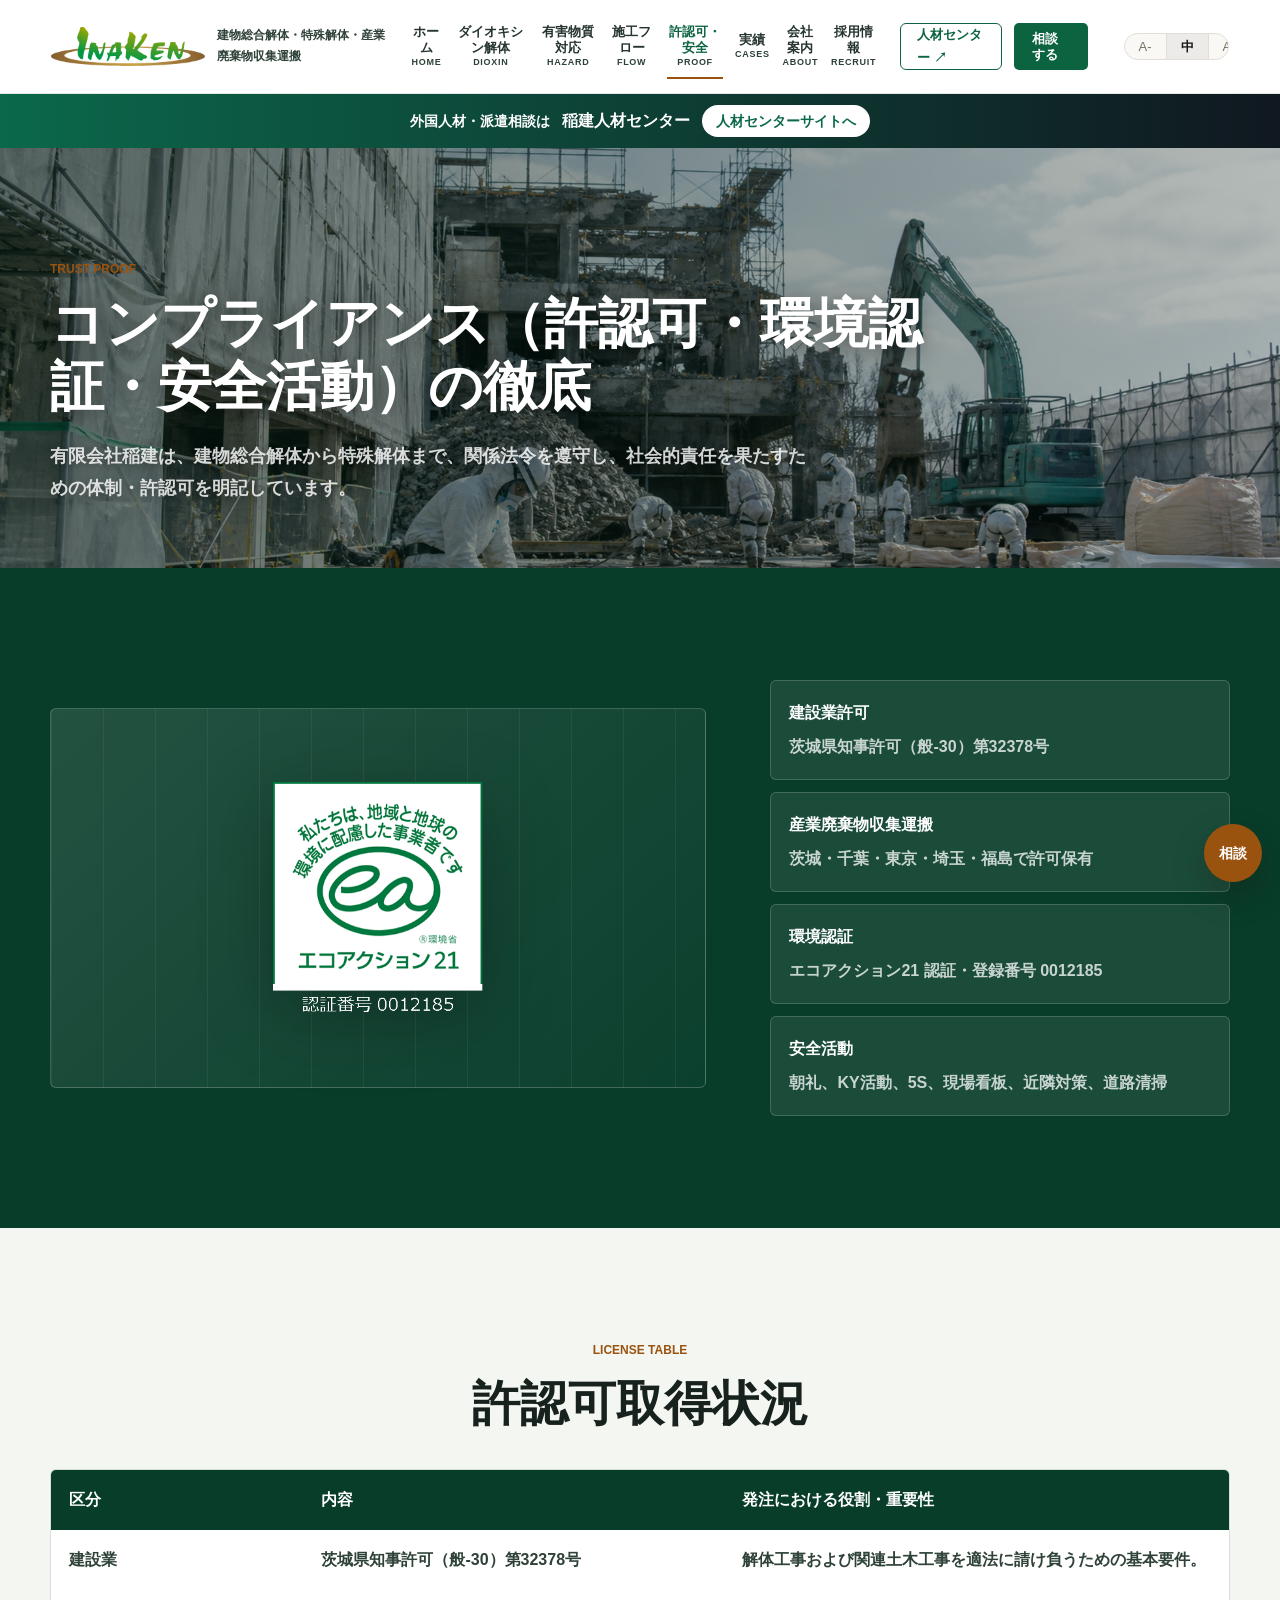
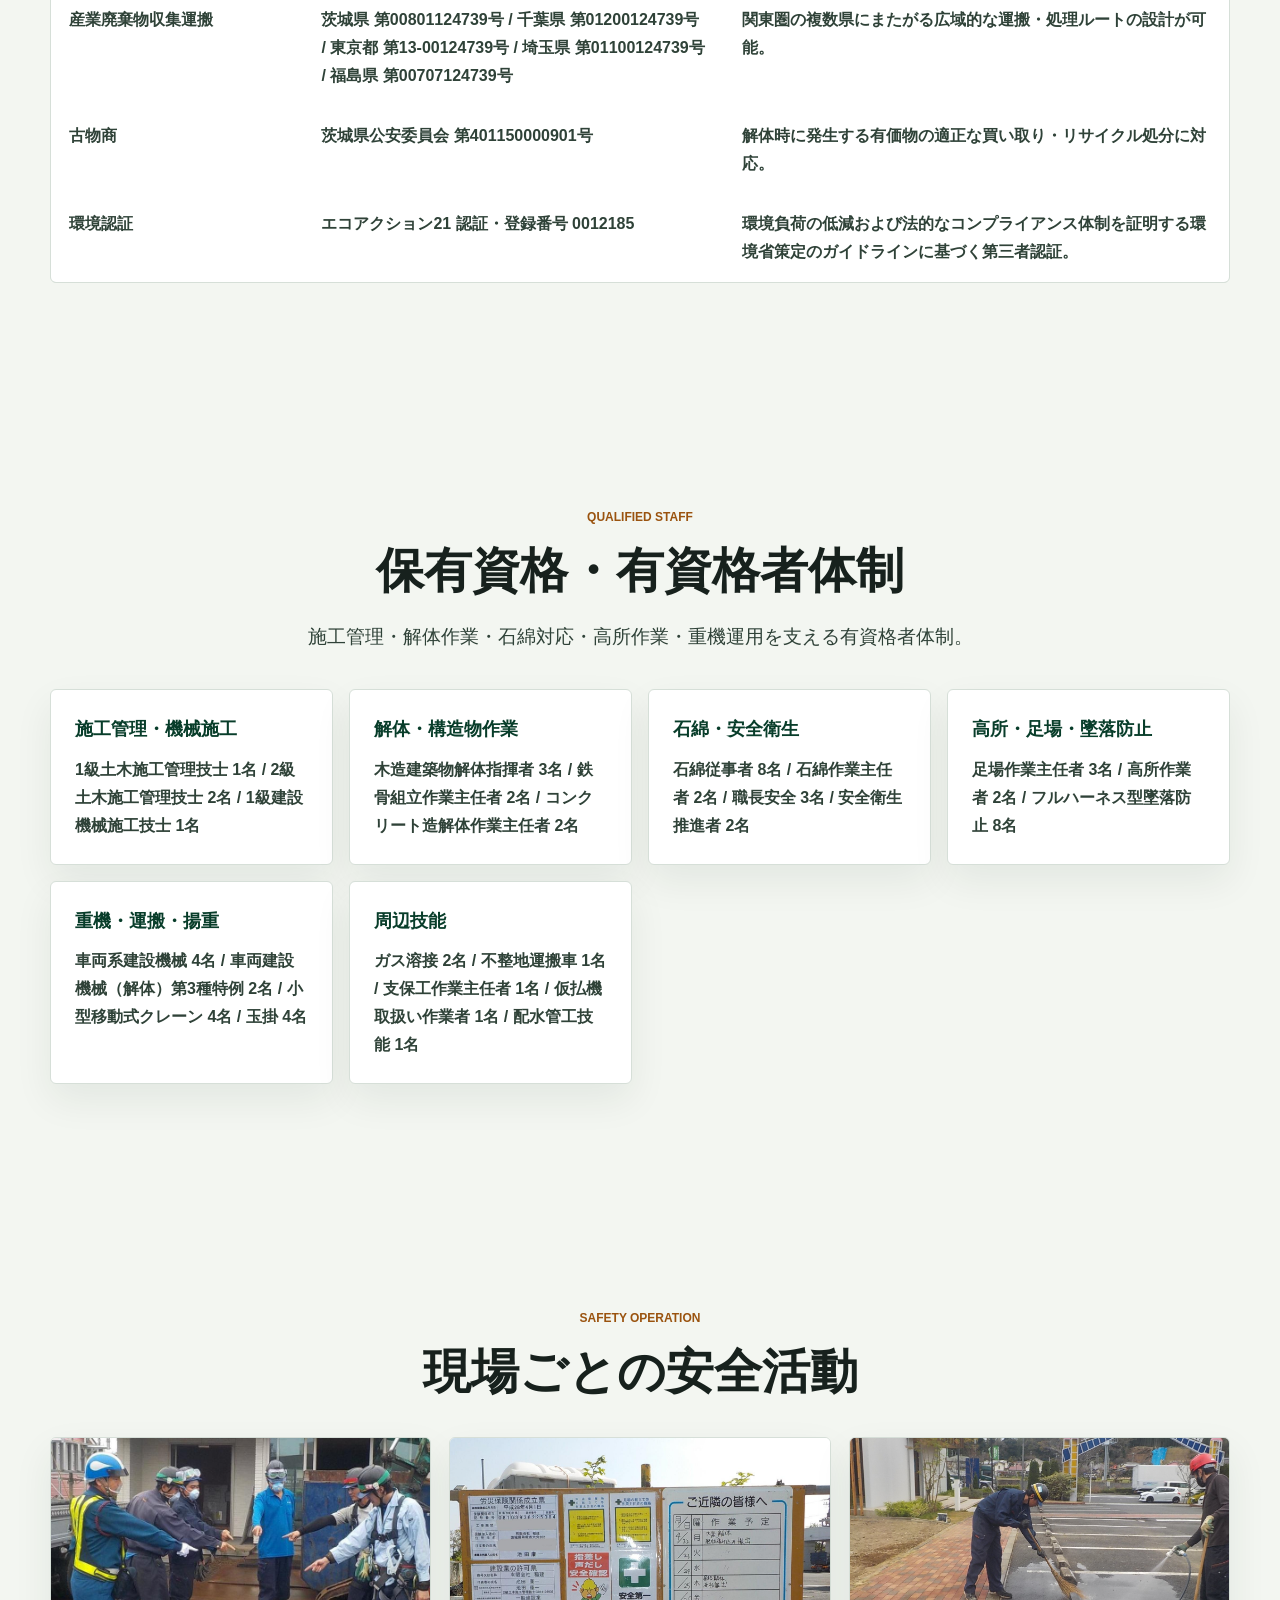
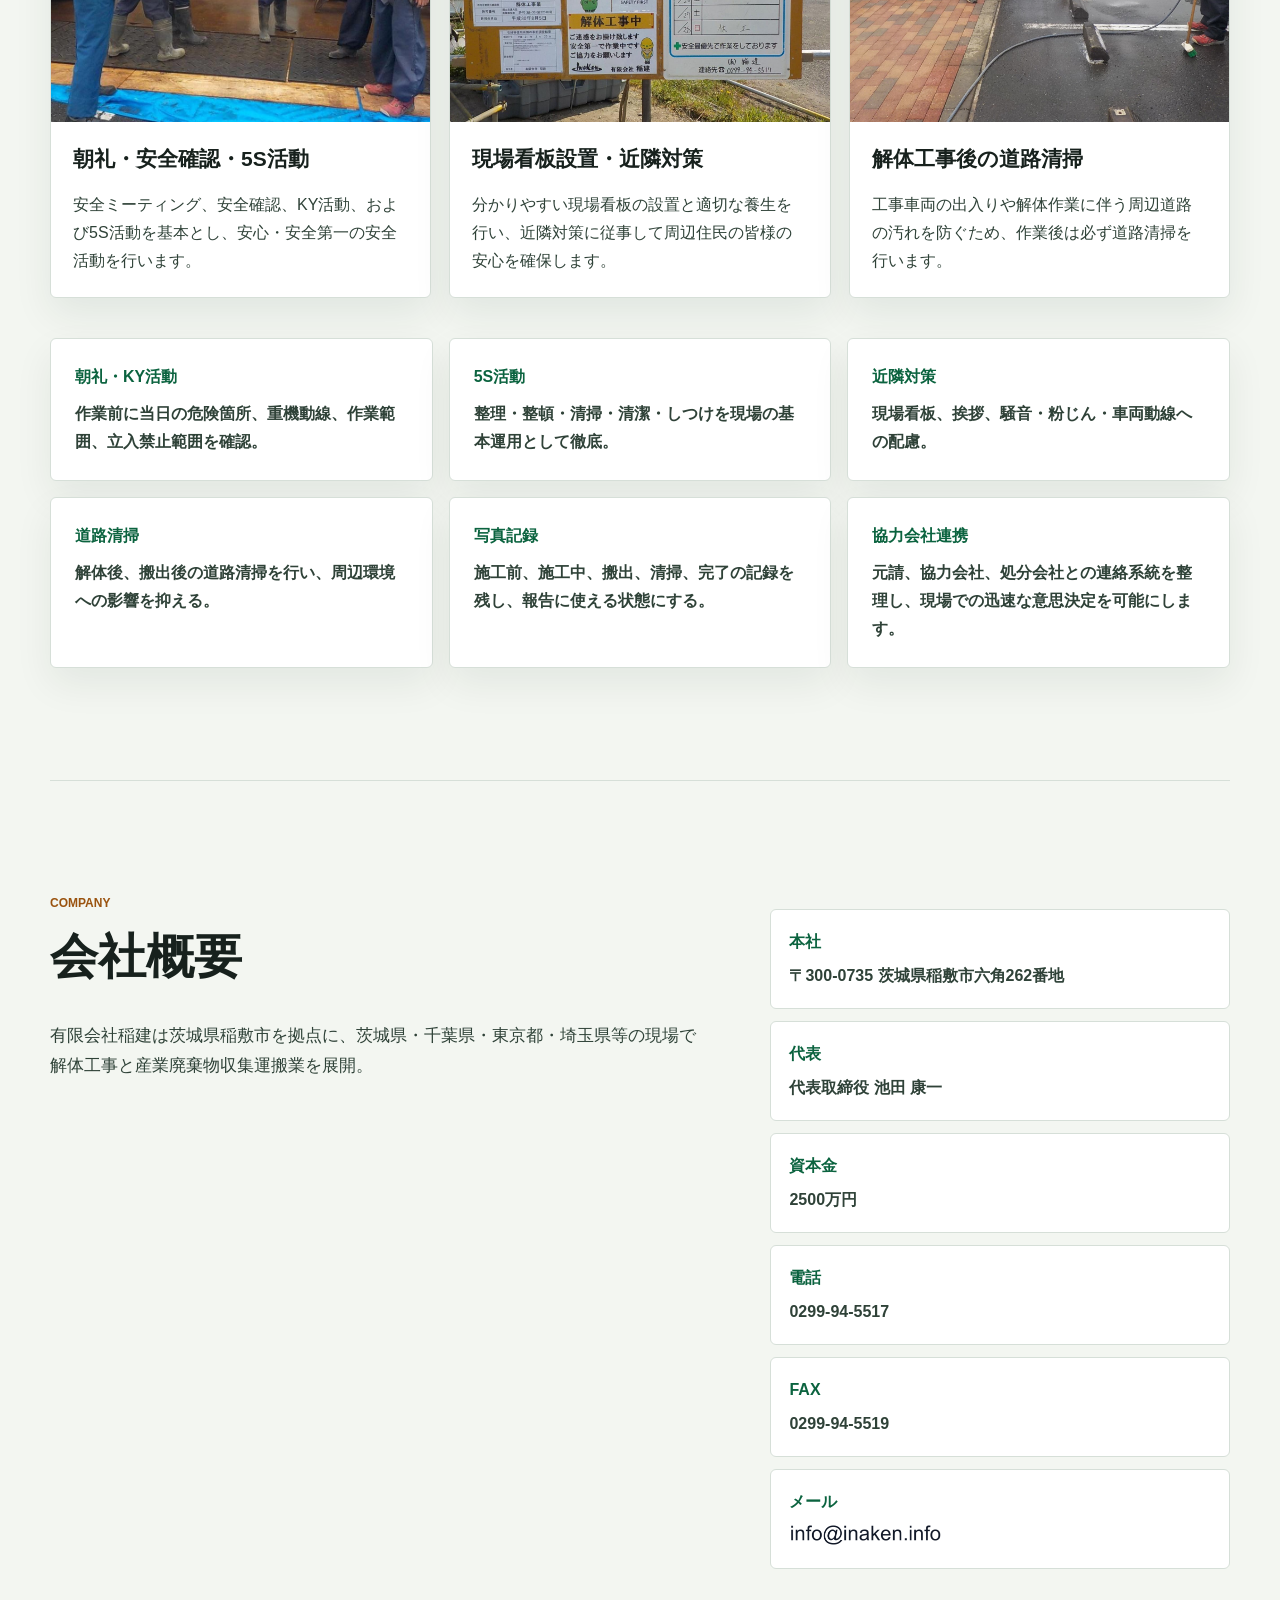
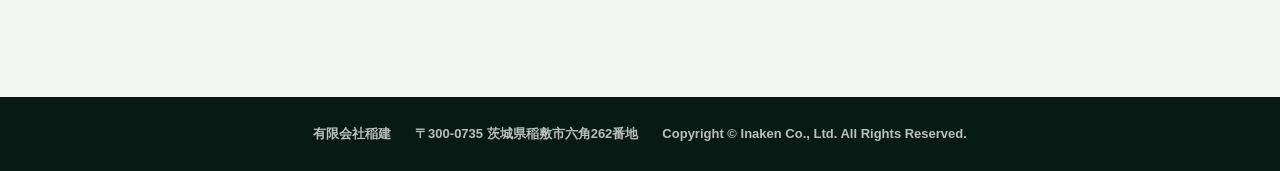
<file: proof.html>
<!doctype html>
<!-- Version: v1.3.40 -->
<html lang="ja">
  <head>
    <meta charset="utf-8">
    <meta name="viewport" content="width=device-width, initial-scale=1">
    <title>許認可・安全 | 有限会社稲建</title>
    <meta name="description" content="有限会社稲建の建設業許可、産業廃棄物収集運搬許可、エコアクション21、安全活動。">
    <link rel="icon" type="image/png" href="assets/favicon.png">
    <link rel="apple-touch-icon" href="assets/favicon.png">
    <link rel="stylesheet" href="styles_v1_3_27.css">
  </head>
  <body>
    <header class="site-header" data-header>
      <a class="brand" href="index.html" aria-label="有限会社稲建 ホーム">
        <img class="brand-logo" src="assets/inaken-logo.png" alt="有限会社稲建">
        <span class="brand-text">
          <span class="brand-line">建物総合解体・特殊解体・産業廃棄物収集運搬</span>
        </span>
      </a>
      <button class="nav-toggle" type="button" data-nav-toggle aria-label="メニューを開く"><span></span><span></span></button>
      <nav class="site-nav" data-nav>
        <a href="index.html"><span>ホーム</span><small>HOME</small></a>
        <a href="dioxin.html"><span>ダイオキシン解体</span><small>DIOXIN</small></a>
        <a href="hazard.html"><span>有害物質対応</span><small>HAZARD</small></a>
        <a href="process.html"><span>施工フロー</span><small>FLOW</small></a>
        <a class="is-active" href="proof.html"><span>許認可・安全</span><small>PROOF</small></a>
        <a href="cases.html"><span>実績</span><small>CASES</small></a>
        <a href="about.html"><span>会社案内</span><small>ABOUT</small></a>
        <a href="recruit.html"><span>採用情報</span><small>RECRUIT</small></a>
        <a class="nav-link-special" href="https://hr.inaken.info/">人材センター ↗</a>
        <a class="nav-cta" href="contact.html">相談する</a>
      </nav>
      <div class="font-size-control" aria-label="文字サイズ調整">
        <button type="button" class="font-size-btn" data-size="small" aria-label="文字サイズ小">A-</button>
        <button type="button" class="font-size-btn is-active" data-size="medium" aria-label="文字サイズ中" aria-pressed="true">中</button>
        <button type="button" class="font-size-btn" data-size="large" aria-label="文字サイズ大">A+</button>
      </div>
    </header>
    <div class="site-switch site-switch-hr" aria-label="稲建人材センターへの案内">
      <span>外国人材・派遣相談は</span>
      <strong>稲建人材センター</strong>
      <a href="https://hr.inaken.info/">人材センターサイトへ</a>
    </div>
    <main>
      <section class="page-hero">
        <div>
          <span class="section-code">TRUST PROOF</span>
          <h1>コンプライアンス（許認可・環境認証・安全活動）の徹底</h1>
          <p>有限会社稲建は、建物総合解体から特殊解体まで、関係法令を遵守し、社会的責任を果たすための体制・許認可を明記しています。</p>
        </div>
      </section>

      <section class="section proof">
        <div class="proof-image">
          <img src="assets/ea21_logo.png" alt="エコアクション21 認証・登録番号 0012185" class="ea21-logo">
        </div>
        <div class="proof-content">
          <div class="proof-list">
            <div><strong>建設業許可</strong><span>茨城県知事許可（般-30）第32378号</span></div>
            <div><strong>産業廃棄物収集運搬</strong><span>茨城・千葉・東京・埼玉・福島で許可保有</span></div>
            <div><strong>環境認証</strong><span>エコアクション21 認証・登録番号 0012185</span></div>
            <div><strong>安全活動</strong><span>朝礼、KY活動、5S、現場看板、近隣対策、道路清掃</span></div>
          </div>
        </div>
      </section>

      <section class="section detail-section">
        <div class="section-heading"><span class="section-code">LICENSE TABLE</span><h2>許認可取得状況</h2></div>
        <div class="matrix">
          <div class="matrix-head">区分</div><div class="matrix-head">内容</div><div class="matrix-head">発注における役割・重要性</div>
          <div>建設業</div><div>茨城県知事許可（般-30）第32378号</div><div>解体工事および関連土木工事を適法に請け負うための基本要件。</div>
          <div>産業廃棄物収集運搬</div><div>茨城県 第00801124739号 / 千葉県 第01200124739号 / 東京都 第13-00124739号 / 埼玉県 第01100124739号 / 福島県 第00707124739号</div><div>関東圏の複数県にまたがる広域的な運搬・処理ルートの設計が可能。</div>
          <div>古物商</div><div>茨城県公安委員会 第401150000901号</div><div>解体時に発生する有価物の適正な買い取り・リサイクル処分に対応。</div>
          <div>環境認証</div><div>エコアクション21 認証・登録番号 0012185</div><div>環境負荷の低減および法的なコンプライアンス体制を証明する環境省策定のガイドラインに基づく第三者認証。</div>
        </div>
      </section>

      <section class="section detail-section">
        <div class="section-heading">
          <span class="section-code">QUALIFIED STAFF</span>
          <h2>保有資格・有資格者体制</h2>
          <p>施工管理・解体作業・石綿対応・高所作業・重機運用を支える有資格者体制。</p>
        </div>
        <div class="qualification-grid">
          <article><strong>施工管理・機械施工</strong><span>1級土木施工管理技士 1名 / 2級土木施工管理技士 2名 / 1級建設機械施工技士 1名</span></article>
          <article><strong>解体・構造物作業</strong><span>木造建築物解体指揮者 3名 / 鉄骨組立作業主任者 2名 / コンクリート造解体作業主任者 2名</span></article>
          <article><strong>石綿・安全衛生</strong><span>石綿従事者 8名 / 石綿作業主任者 2名 / 職長安全 3名 / 安全衛生推進者 2名</span></article>
          <article><strong>高所・足場・墜落防止</strong><span>足場作業主任者 3名 / 高所作業者 2名 / フルハーネス型墜落防止 8名</span></article>
          <article><strong>重機・運搬・揚重</strong><span>車両系建設機械 4名 / 車両建設機械（解体）第3種特例 2名 / 小型移動式クレーン 4名 / 玉掛 4名</span></article>
          <article><strong>周辺技能</strong><span>ガス溶接 2名 / 不整地運搬車 1名 / 支保工作業主任者 1名 / 仮払機取扱い作業者 1名 / 配水管工技能 1名</span></article>
        </div>
      </section>

      <section class="section detail-section">
        <div class="section-heading"><span class="section-code">SAFETY OPERATION</span><h2>現場ごとの安全活動</h2></div>
        
        <div class="case-grid" style="margin-bottom: 2.5rem;">
          <article class="case-card">
            <img src="assets/safety_morning_assembly.jpg" alt="朝礼・安全確認・5S活動">
            <div>
              <h2>朝礼・安全確認・5S活動</h2>
              <p>安全ミーティング、安全確認、KY活動、および5S活動を基本とし、安心・安全第一の安全活動を行います。</p>
            </div>
          </article>
          <article class="case-card">
            <img src="assets/safety_signboard.jpg" alt="現場看板設置・近隣対策">
            <div>
              <h2>現場看板設置・近隣対策</h2>
              <p>分かりやすい現場看板の設置と適切な養生を行い、近隣対策に従事して周辺住民の皆様の安心を確保します。</p>
            </div>
          </article>
          <article class="case-card">
            <img src="assets/safety_road_sweeping.jpg" alt="解体工事後の道路清掃">
            <div>
              <h2>解体工事後の道路清掃</h2>
              <p>工事車両の出入りや解体作業に伴う周辺道路の汚れを防ぐため、作業後は必ず道路清掃を行います。</p>
            </div>
          </article>
        </div>

        <div class="check-grid">
          <div><strong>朝礼・KY活動</strong><span>作業前に当日の危険箇所、重機動線、作業範囲、立入禁止範囲を確認。</span></div>
          <div><strong>5S活動</strong><span>整理・整頓・清掃・清潔・しつけを現場の基本運用として徹底。</span></div>
          <div><strong>近隣対策</strong><span>現場看板、挨拶、騒音・粉じん・車両動線への配慮。</span></div>
          <div><strong>道路清掃</strong><span>解体後、搬出後の道路清掃を行い、周辺環境への影響を抑える。</span></div>
          <div><strong>写真記録</strong><span>施工前、施工中、搬出、清掃、完了の記録を残し、報告に使える状態にする。</span></div>
          <div><strong>協力会社連携</strong><span>元請、協力会社、処分会社との連絡系統を整理し、現場での迅速な意思決定を可能にします。</span></div>
        </div>
      </section>

      <section class="section company">
        <div class="company-main">
          <div class="section-heading align-left"><span class="section-code">COMPANY</span><h2>会社概要</h2></div>
          <p>有限会社稲建は茨城県稲敷市を拠点に、茨城県・千葉県・東京都・埼玉県等の現場で解体工事と産業廃棄物収集運搬業を展開。</p>
        </div>
        <dl class="company-data">
          <div><dt>本社</dt><dd>〒300-0735 茨城県稲敷市六角262番地</dd></div>
          <div><dt>代表</dt><dd>代表取締役 池田 康一</dd></div>
          <div><dt>資本金</dt><dd>2500万円</dd></div>
          <div><dt>電話</dt><dd>0299-94-5517</dd></div>
          <div><dt>FAX</dt><dd>0299-94-5519</dd></div>
          <div><dt>メール</dt><dd><img src="assets/email_address.png" alt="メールアドレス" style="vertical-align: -4px; height: 20px; display: inline-block;"></dd></div>
        </dl>
      </section>
    </main>
    <footer class="site-footer"><span>有限会社稲建</span><span>〒300-0735 茨城県稲敷市六角262番地</span><span>Copyright © Inaken Co., Ltd. All Rights Reserved.</span></footer>
    <a class="floating-contact" href="contact.html" aria-label="問い合わせへ移動">相談</a>
    <script src="script_v1_3_27.js"></script>
  </body>
</html>
</file>
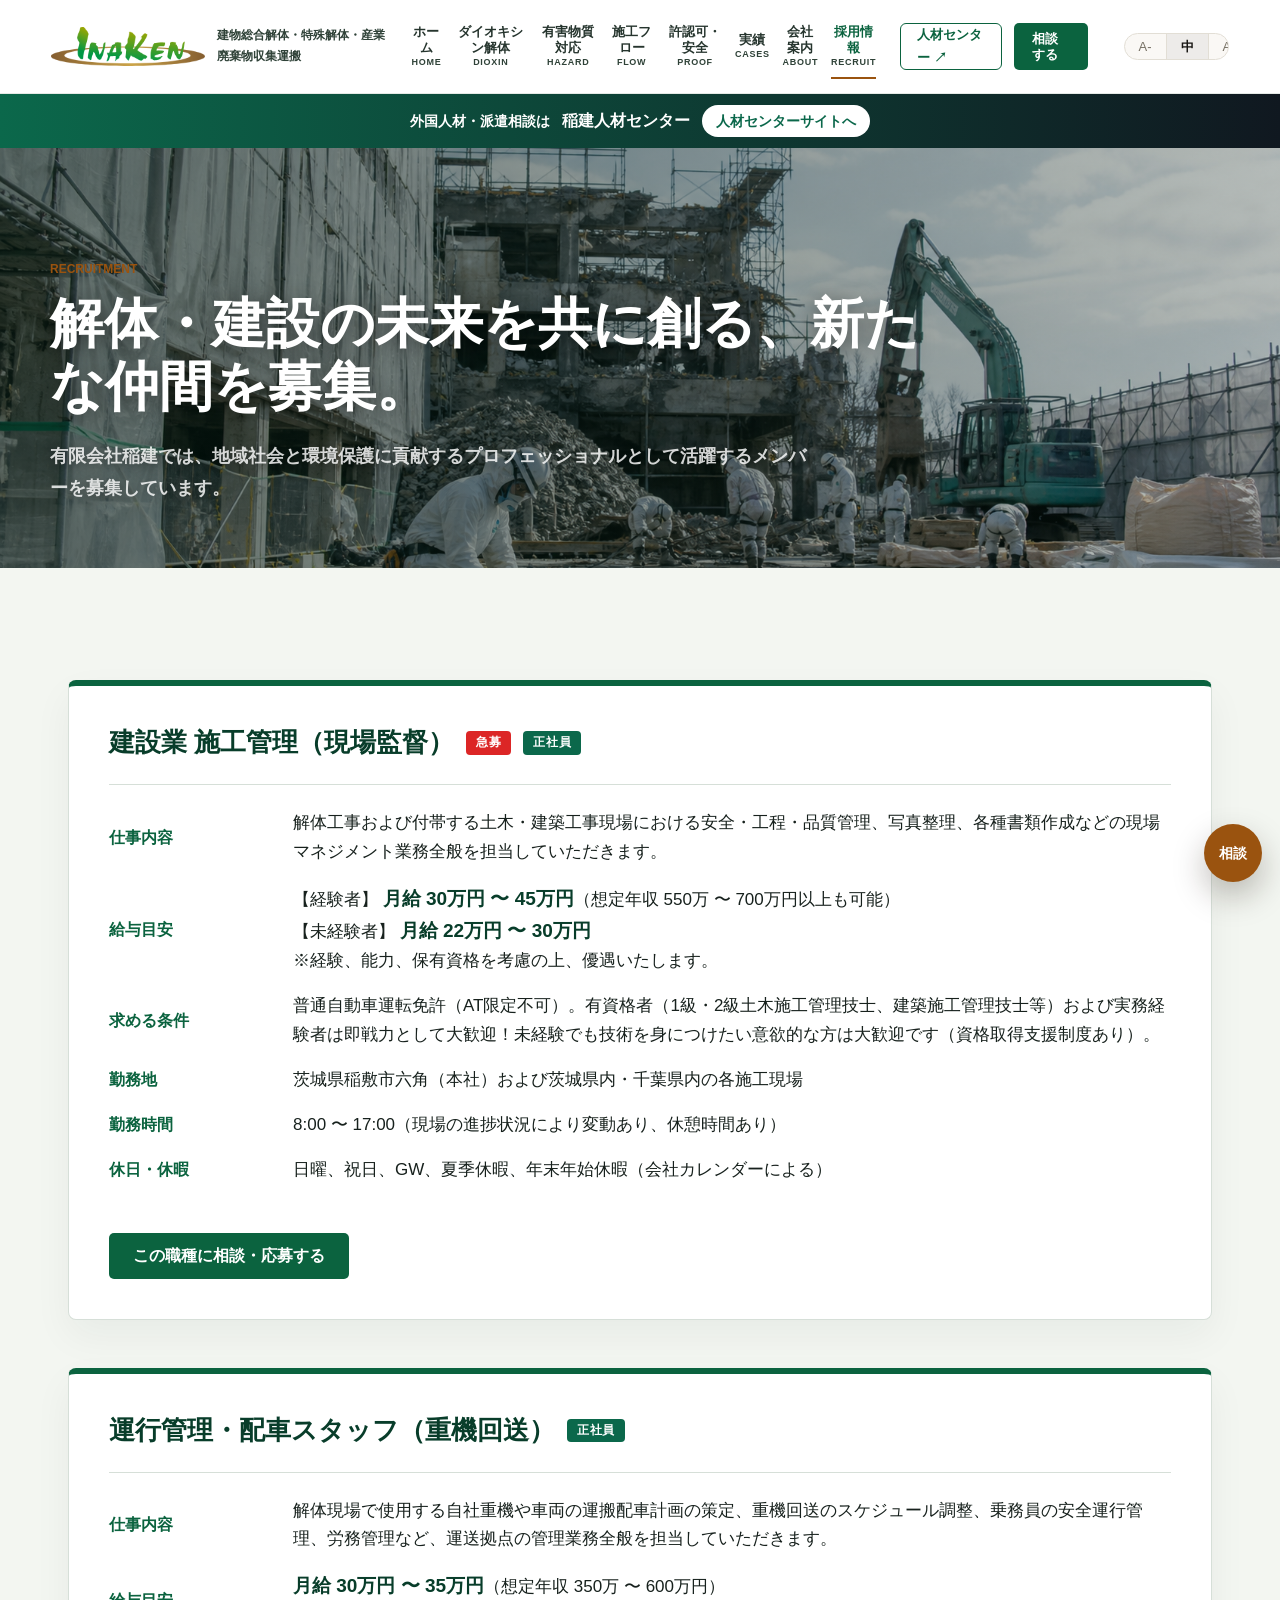
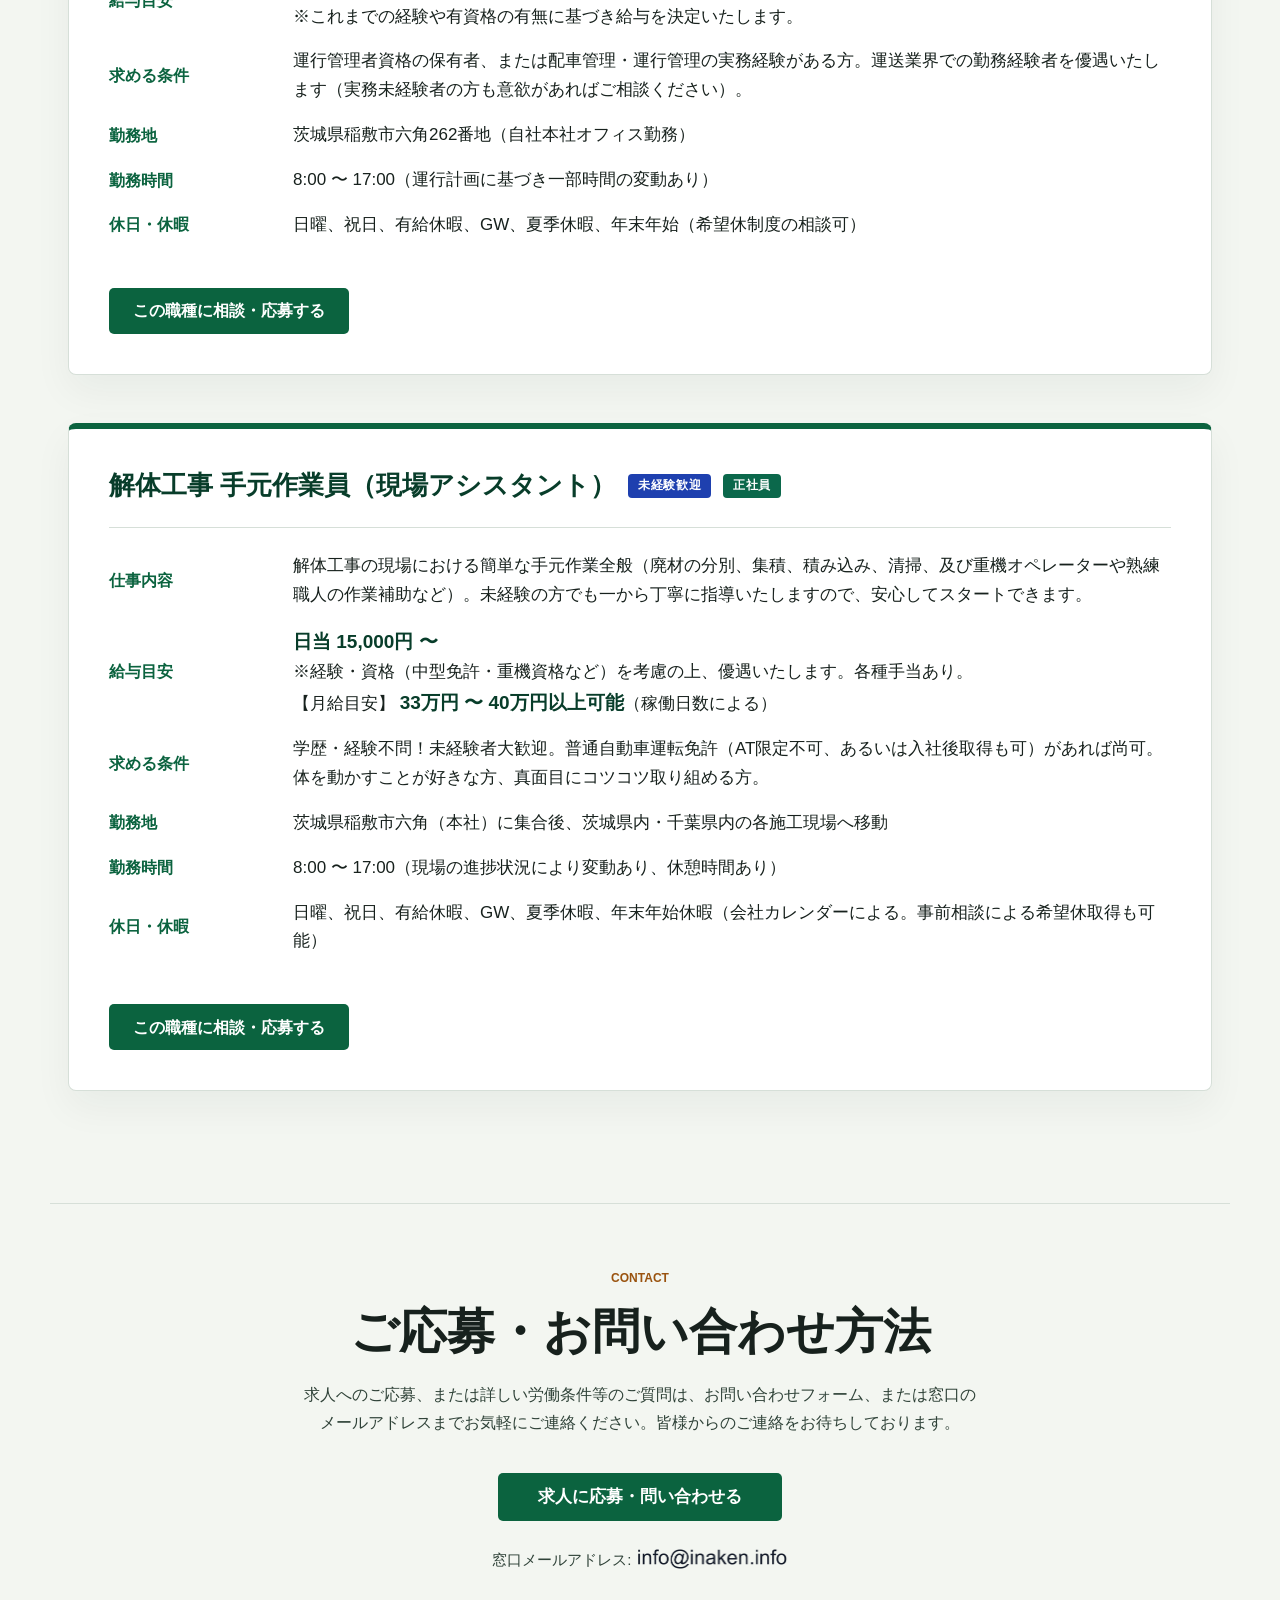
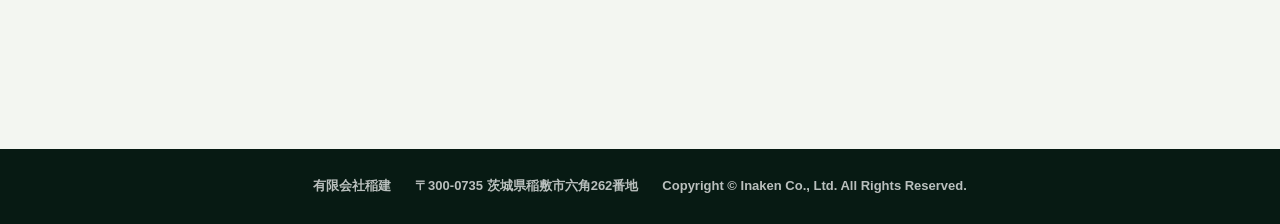
<file: recruit.html>
<!doctype html>
<!-- Version: v1.3.44 -->
<html lang="ja">
  <head>
    <meta charset="utf-8">
    <meta name="viewport" content="width=device-width, initial-scale=1">
    <title>採用情報 | 有限会社稲建</title>
    <meta name="description" content="有限会社稲建の採用情報ページです。茨城県稲敷市周辺で、建設業の施工管理（現場監督）、および重機回送の運行管理スタッフ（有資格者歓迎・未経験相談可）を正社員募集しております。">
    <link rel="icon" type="image/png" href="assets/favicon.png">
    <link rel="apple-touch-icon" href="assets/favicon.png">
    <link rel="stylesheet" href="styles_v1_3_27.css">
    <style>
      .job-section {
        width: min(var(--max), calc(100% - 36px));
        margin: 0 auto;
        display: grid;
        gap: 48px;
      }
      .job-card {
        background: var(--paper);
        border: 1px solid var(--line);
        border-top: 6px solid var(--green);
        border-radius: 8px;
        padding: clamp(24px, 4vw, 40px);
        box-shadow: 0 16px 38px rgba(15, 45, 33, 0.05);
        transition: transform 0.2s ease, box-shadow 0.2s ease;
      }
      .job-card:hover {
        transform: translateY(-4px);
        box-shadow: 0 22px 46px rgba(15, 45, 33, 0.09);
      }
      .job-card h3 {
        font-size: 1.625rem;
        color: var(--green-dark);
        margin: 0 0 24px;
        display: flex;
        align-items: center;
        flex-wrap: wrap;
        gap: 12px;
        font-weight: 900;
        line-height: 1.3;
      }
      .job-card h3 .badge {
        font-size: 0.75rem;
        padding: 4px 10px;
        border-radius: 4px;
        font-weight: 900;
        text-transform: uppercase;
        letter-spacing: 0.05em;
        display: inline-block;
        vertical-align: middle;
      }
      .job-card h3 .badge-urgent {
        background: #dc2626; /* 鮮やかなレッド */
        color: #ffffff;      /* コントラスト比を確保した白文字 */
      }
      .job-card h3 .badge-type {
        background: #0b684b;  /* 信頼感のある自社ディープグリーン */
        color: #ffffff;      /* 白文字で視認性を確保 */
      }
      .job-card h3 .badge-welcome {
        background: #1e40af;  /* 信頼感のあるディープブルー */
        color: #ffffff;      /* 白文字で視認性を確保 */
      }
      .job-specs {
        display: grid;
        grid-template-columns: 160px 1fr;
        gap: 16px 24px;
        border-top: 1px solid var(--line);
        padding-top: 24px;
      }
      .job-specs dt {
        font-weight: 900;
        color: var(--green);
        font-size: 1rem;
        display: flex;
        align-items: center;
      }
      .job-specs dd {
        margin: 0;
        font-size: 1.0625rem;
        line-height: 1.7;
      }
      .job-specs dd strong {
        color: var(--green-dark);
        font-size: 1.1875rem;
        font-weight: 900;
      }
      .job-card .nav-cta {
        display: inline-flex;
        align-items: center;
        justify-content: center;
        margin-top: 32px;
        width: fit-content;
        min-height: 46px;
        padding: 10px 24px;
        line-height: 1.2;
      }
      @media (max-width: 768px) {
        .job-specs {
          grid-template-columns: 1fr;
          gap: 8px;
        }
        .job-specs dt {
          border-bottom: 2px solid var(--green-soft);
          padding-bottom: 4px;
          width: fit-content;
        }
        .job-specs dd {
          padding-bottom: 12px;
        }
        .job-specs dd:last-child {
          padding-bottom: 0;
        }
      }
    </style>
  </head>
  <body>
    <header class="site-header" data-header>
      <a class="brand" href="index.html" aria-label="有限会社稲建 ホーム">
        <img class="brand-logo" src="assets/inaken-logo.png" alt="有限会社稲建">
        <span class="brand-text">
          <span class="brand-line">建物総合解体・特殊解体・産業廃棄物収集運搬</span>
        </span>
      </a>
      <button class="nav-toggle" type="button" data-nav-toggle aria-label="メニューを開く"><span></span><span></span></button>
      <nav class="site-nav" data-nav>
        <a href="index.html"><span>ホーム</span><small>HOME</small></a>
        <a href="dioxin.html"><span>ダイオキシン解体</span><small>DIOXIN</small></a>
        <a href="hazard.html"><span>有害物質対応</span><small>HAZARD</small></a>
        <a href="process.html"><span>施工フロー</span><small>FLOW</small></a>
        <a href="proof.html"><span>許認可・安全</span><small>PROOF</small></a>
        <a href="cases.html"><span>実績</span><small>CASES</small></a>
        <a href="about.html"><span>会社案内</span><small>ABOUT</small></a>
        <a class="is-active" href="recruit.html"><span>採用情報</span><small>RECRUIT</small></a>
        <a class="nav-link-special" href="https://hr.inaken.info/">人材センター ↗</a>
        <a class="nav-cta" href="contact.html">相談する</a>
      </nav>
      <div class="font-size-control" aria-label="文字サイズ調整">
        <button type="button" class="font-size-btn" data-size="small" aria-label="文字サイズ小">A-</button>
        <button type="button" class="font-size-btn is-active" data-size="medium" aria-label="文字サイズ中" aria-pressed="true">中</button>
        <button type="button" class="font-size-btn" data-size="large" aria-label="文字サイズ大">A+</button>
      </div>
    </header>

    <div class="site-switch site-switch-hr" aria-label="稲建人材センターへの案内">
      <span>外国人材・派遣相談は</span>
      <strong>稲建人材センター</strong>
      <a href="https://hr.inaken.info/">人材センターサイトへ</a>
    </div>

    <main>
      <section class="page-hero">
        <div>
          <span class="section-code">RECRUITMENT</span>
          <h1>解体・建設の未来を共に創る、新たな仲間を募集。</h1>
          <p>有限会社稲建では、地域社会と環境保護に貢献するプロフェッショナルとして活躍するメンバーを募集しています。</p>
        </div>
      </section>

      <section class="section">
        <div class="job-section">
          <!-- 施工管理（最優先） -->
          <div class="job-card">
            <h3>
              建設業 施工管理（現場監督）
              <span class="badge badge-urgent">急募</span>
              <span class="badge badge-type">正社員</span>
            </h3>
            <dl class="job-specs">
              <dt>仕事内容</dt>
              <dd>解体工事および付帯する土木・建築工事現場における安全・工程・品質管理、写真整理、各種書類作成などの現場マネジメント業務全般を担当していただきます。</dd>
              
              <dt>給与目安</dt>
              <dd>
                【経験者】 <strong>月給 30万円 〜 45万円</strong>（想定年収 550万 〜 700万円以上も可能）<br>
                【未経験者】 <strong>月給 22万円 〜 30万円</strong><br>
                ※経験、能力、保有資格を考慮の上、優遇いたします。
              </dd>
              
              <dt>求める条件</dt>
              <dd>普通自動車運転免許（AT限定不可）。有資格者（1級・2級土木施工管理技士、建築施工管理技士等）および実務経験者は即戦力として大歓迎！未経験でも技術を身につけたい意欲的な方は大歓迎です（資格取得支援制度あり）。</dd>
              
              <dt>勤務地</dt>
              <dd>茨城県稲敷市六角（本社）および茨城県内・千葉県内の各施工現場</dd>
              
              <dt>勤務時間</dt>
              <dd>8:00 〜 17:00（現場の進捗状況により変動あり、休憩時間あり）</dd>
              
              <dt>休日・休暇</dt>
              <dd>日曜、祝日、GW、夏季休暇、年末年始休暇（会社カレンダーによる）</dd>
            </dl>
            <a class="nav-cta" href="contact.html?job=construction">この職種に相談・応募する</a>
          </div>

          <!-- 運行管理（2番目） -->
          <div class="job-card">
            <h3>
              運行管理・配車スタッフ（重機回送）
              <span class="badge badge-type">正社員</span>
            </h3>
            <dl class="job-specs">
              <dt>仕事内容</dt>
              <dd>解体現場で使用する自社重機や車両の運搬配車計画の策定、重機回送のスケジュール調整、乗務員の安全運行管理、労務管理など、運送拠点の管理業務全般を担当していただきます。</dd>
              
              <dt>給与目安</dt>
              <dd>
                <strong>月給 30万円 〜 35万円</strong>（想定年収 350万 〜 600万円）<br>
                ※これまでの経験や有資格の有無に基づき給与を決定いたします。
              </dd>
              
              <dt>求める条件</dt>
              <dd>運行管理者資格の保有者、または配車管理・運行管理の実務経験がある方。運送業界での勤務経験者を優遇いたします（実務未経験者の方も意欲があればご相談ください）。</dd>
              
              <dt>勤務地</dt>
              <dd>茨城県稲敷市六角262番地（自社本社オフィス勤務）</dd>
              
              <dt>勤務時間</dt>
              <dd>8:00 〜 17:00（運行計画に基づき一部時間の変動あり）</dd>
              
              <dt>休日・休暇</dt>
              <dd>日曜、祝日、有給休暇、GW、夏季休暇、年末年始（希望休制度の相談可）</dd>
            </dl>
            <a class="nav-cta" href="contact.html?job=logistics">この職種に相談・応募する</a>
          </div>

          <!-- 手元作業員（3番目） -->
          <div class="job-card">
            <h3>
              解体工事 手元作業員（現場アシスタント）
              <span class="badge badge-welcome">未経験歓迎</span>
              <span class="badge badge-type">正社員</span>
            </h3>
            <dl class="job-specs">
              <dt>仕事内容</dt>
              <dd>解体工事の現場における簡単な手元作業全般（廃材の分別、集積、積み込み、清掃、及び重機オペレーターや熟練職人の作業補助など）。未経験の方でも一から丁寧に指導いたしますので、安心してスタートできます。</dd>
              
              <dt>給与目安</dt>
              <dd>
                <strong>日当 15,000円 〜</strong><br>
                ※経験・資格（中型免許・重機資格など）を考慮の上、優遇いたします。各種手当あり。<br>
                【月給目安】 <strong>33万円 〜 40万円以上可能</strong>（稼働日数による）
              </dd>
              
              <dt>求める条件</dt>
              <dd>学歴・経験不問！未経験者大歓迎。普通自動車運転免許（AT限定不可、あるいは入社後取得も可）があれば尚可。体を動かすことが好きな方、真面目にコツコツ取り組める方。</dd>
              
              <dt>勤務地</dt>
              <dd>茨城県稲敷市六角（本社）に集合後、茨城県内・千葉県内の各施工現場へ移動</dd>
              
              <dt>勤務時間</dt>
              <dd>8:00 〜 17:00（現場の進捗状況により変動あり、休憩時間あり）</dd>
              
              <dt>休日・休暇</dt>
              <dd>日曜、祝日、有給休暇、GW、夏季休暇、年末年始休暇（会社カレンダーによる。事前相談による希望休取得も可能）</dd>
            </dl>
            <a class="nav-cta" href="contact.html?job=laborer">この職種に相談・応募する</a>
          </div>
        </div>
      </section>

      <!-- 応募インフォメーション -->
      <section class="section" style="border-top: 1px solid var(--line); padding-top: 4rem; margin-bottom: 4rem; text-align: center;">
        <div class="section-heading">
          <span class="section-code">CONTACT</span>
          <h2>ご応募・お問い合わせ方法</h2>
          <p style="max-width: 680px; margin: 18px auto 0;">
            求人へのご応募、または詳しい労働条件等のご質問は、お問い合わせフォーム、または窓口のメールアドレスまでお気軽にご連絡ください。皆様からのご連絡をお待ちしております。
          </p>
        </div>
        <div style="margin-top: 36px; display: flex; flex-direction: column; align-items: center; gap: 18px;">
          <a class="nav-cta" style="padding: 14px 40px; font-size: 1.0625rem;" href="contact.html?job=recruit">求人に応募・問い合わせる</a>
          <div style="color: var(--muted); font-size: 0.9375rem; margin-top: 8px;">
            窓口メールアドレス: <img src="assets/email_address.png" alt="メールアドレス" style="vertical-align: -4px; height: 20px; display: inline-block;">
          </div>
        </div>
      </section>
    </main>

    <footer class="site-footer">
      <span>有限会社稲建</span>
      <span>〒300-0735 茨城県稲敷市六角262番地</span>
      <span>Copyright © Inaken Co., Ltd. All Rights Reserved.</span>
    </footer>

    <a class="floating-contact" href="contact.html" aria-label="問い合わせへ移動">相談</a>
    <script src="script_v1_3_27.js"></script>
  </body>
</html>
</file>
<file: styles_v1_3_27.css>
:root {
  --bg: #f3f6f1;
  --paper: #ffffff;
  --ink: #17211d;
  --muted: #2f4238;
  --line: #d6dfd8;
  --green: #0b633f;
  --green-dark: #083d2a;
  --green-soft: #e3efe8;
  --amber: #9a530f;
  --amber-soft: #fff2df;
  --shadow: 0 24px 70px rgba(9, 38, 26, 0.13);
  --max: 1180px;
}

* {
  box-sizing: border-box;
}

html {
  font-size: 16px;
  transition: font-size 0.2s ease;
  scroll-behavior: smooth;
}

html.font-size-small { font-size: 14px; }
html.font-size-medium { font-size: 16px; }
html.font-size-large { font-size: 20px; }

body {
  margin: 0;
  background: var(--bg);
  color: var(--ink);
  font-family: "Yu Gothic", "YuGothic", "Hiragino Kaku Gothic ProN", Meiryo, sans-serif;
  line-height: 1.75;
}

img {
  display: block;
  max-width: 100%;
}

a {
  color: inherit;
  text-decoration: none;
}

button,
input,
select,
textarea {
  font: inherit;
}

.site-header {
  position: sticky;
  top: 0;
  z-index: 50;
  display: flex;
  align-items: center;
  justify-content: space-between;
  gap: 24px;
  min-height: 76px;
  padding: 14px clamp(18px, 4vw, 56px);
  border-bottom: 1px solid rgba(219, 226, 221, 0.72);
  background: rgba(255, 255, 255, 0.94);
  backdrop-filter: blur(18px);
}

.brand {
  display: inline-flex;
  align-items: center;
  gap: 12px;
  min-width: 230px;
}

.brand-mark {
  display: grid;
  place-items: center;
  width: 42px;
  height: 42px;
  background: var(--green);
  color: #fff;
  font-weight: 800;
  border-radius: 6px;
}

.brand-name,
.brand-line {
  display: block;
}

.brand-name {
  font-size: 1.125rem;
  font-weight: 800;
}

.brand-line {
  margin-top: -2px;
  color: var(--muted);
  font-size: 0.75rem;
  font-weight: 700;
}

.site-nav {
  display: flex;
  align-items: center;
  gap: 12px;
  color: #26352e;
  font-size: 0.8125rem;
  font-weight: 800;
}

.site-nav a:not(.nav-link-special):not(.nav-cta) {
  display: grid;
  gap: 2px;
  padding: 10px 0;
  text-align: center;
  border-bottom: 2.5px solid transparent;
  transition: color 0.2s ease, border-color 0.2s ease;
  line-height: 1.2;
}

.site-nav a:not(.nav-link-special):not(.nav-cta) small {
  display: block;
  color: var(--muted);
  font-size: 0.5625rem;
  font-weight: 700;
  letter-spacing: .08em;
  text-transform: uppercase;
  margin-top: 1px;
  line-height: 1;
}

.site-nav a:not(.nav-link-special):not(.nav-cta).is-active,
.site-nav a:not(.nav-link-special):not(.nav-cta):hover {
  color: var(--green);
  border-color: var(--amber);
}

.nav-cta {
  display: inline-flex;
  align-items: center;
  justify-content: center;
  min-height: 42px;
  padding: 8px 18px;
  background: var(--green);
  color: #fff;
  border-radius: 5px;
  font-weight: 800;
  line-height: 1.2;
  transition: background 0.2s ease;
}

.site-nav .nav-cta:hover {
  color: #fff !important;
  background: var(--green-dark) !important;
}

.nav-toggle {
  display: none;
  width: 42px;
  height: 42px;
  border: 1px solid var(--line);
  background: #fff;
  border-radius: 5px;
}


.site-header.is-scrolled {
  box-shadow: 0 10px 30px rgba(8, 31, 23, 0.1);
}

.site-nav a:not(.nav-link-special):not(.nav-cta):hover,
.site-nav a:not(.nav-link-special):not(.nav-cta):focus-visible {
  color: var(--green);
}

.brand:focus-visible,
.site-nav a:focus-visible,
.button:focus-visible,
.floating-contact:focus-visible,
.back-to-top:focus-visible {
  outline: 3px solid rgba(154, 83, 15, 0.38);
  outline-offset: 3px;
}
.nav-toggle span {
  display: block;
  width: 20px;
  height: 2px;
  margin: 5px auto;
  background: var(--ink);
}

.section-band {
  position: relative;
  overflow: hidden;
}

.hero {
  min-height: 78vh;
  display: grid;
  align-items: stretch;
  grid-template-columns: minmax(0, 1fr);
  background: var(--green-dark);
}

.hero-media {
  position: absolute;
  inset: 0;
}

.hero-media::after {
  content: "";
  position: absolute;
  inset: 0;
  background:
    linear-gradient(90deg, rgba(7, 26, 19, 0.76) 0%, rgba(7, 26, 19, 0.48) 48%, rgba(7, 26, 19, 0.08) 100%),
    linear-gradient(0deg, rgba(7, 26, 19, 0.26), rgba(7, 26, 19, 0.02));
}

.hero-media img {
  width: 100%;
  height: 100%;
  object-fit: cover;
}

.hero-content {
  position: relative;
  width: min(var(--max), calc(100% - 36px));
  margin: 0 auto;
  padding: clamp(86px, 12vh, 132px) 0 clamp(42px, 7vh, 72px);
  color: #fff;
}

.hero h1 {
  max-width: 980px;
  margin: 0;
  font-size: clamp(2.625rem, 6vw, 4.5rem);
  line-height: 1.08;
  font-weight: 900;
  text-shadow: 0 4px 22px rgba(0, 0, 0, 0.48);
}

.hero p {
  max-width: 760px;
  margin: 26px 0 0;
  color: rgba(255, 255, 255, 0.9);
  font-size: clamp(1.125rem, 2vw, 1.4375rem);
  line-height: 1.9;
  font-weight: 700;
  text-shadow: 0 2px 14px rgba(0, 0, 0, 0.48);
}

.hero-actions {
  display: flex;
  flex-wrap: wrap;
  gap: 12px;
  margin-top: 34px;
}

.button {
  display: inline-flex;
  align-items: center;
  justify-content: center;
  min-height: 48px;
  padding: 12px 20px;
  border: 1px solid transparent;
  border-radius: 5px;
  font-size: 0.9375rem;
  font-weight: 900;
  line-height: 1;
  cursor: pointer;
  transition: transform 160ms ease, box-shadow 160ms ease, background 160ms ease, border-color 160ms ease;
}

.button:hover {
  transform: translateY(-1px);
}

.button-primary {
  background: var(--amber);
  color: #fff;
  box-shadow: 0 12px 28px rgba(201, 119, 25, 0.28);
}

.button-secondary {
  background: #fff;
  color: var(--green-dark);
}

.button-ghost {
  border-color: rgba(255, 255, 255, 0.42);
  color: #fff;
}

.hero-assurance {
  display: grid;
  grid-template-columns: repeat(3, minmax(0, 1fr));
  gap: 1px;
  max-width: 1040px;
  margin: clamp(42px, 8vh, 76px) 0 0;
  overflow: hidden;
  background: rgba(255, 255, 255, 0.24);
  border: 1px solid rgba(255, 255, 255, 0.25);
  border-radius: 6px;
}

.hero-assurance div {
  padding: 20px 22px;
  background: rgba(7, 26, 19, 0.72);
  backdrop-filter: blur(12px);
}

.hero-assurance strong {
  display: block;
  color: #f3b05f;
  font-size: 0.8125rem;
  font-weight: 900;
}

.hero-assurance span {
  display: block;
  margin-top: 7px;
  color: #fff;
  font-size: 0.9375rem;
  line-height: 1.55;
  font-weight: 800;
}

.page-hero {
  position: relative;
  display: grid;
  align-items: end;
  min-height: 420px;
  padding: clamp(94px, 12vh, 140px) max(18px, calc((100% - var(--max)) / 2)) 64px;
  overflow: hidden;
  background:
    linear-gradient(90deg, rgba(8, 31, 23, 0.58), rgba(8, 31, 23, 0.28)),
    url("assets/special-demolition-hero.png") center / cover;
  color: #fff;
}

.page-hero > div {
  max-width: 900px;
}

.page-hero h1,
.contact h1 {
  margin: 0;
  font-size: 3.375rem;
  line-height: 1.18;
  font-weight: 900;
  text-shadow: 0 4px 22px rgba(0, 0, 0, 0.48);
}

.page-hero p {
  max-width: 760px;
  margin: 22px 0 0;
  color: rgba(255, 255, 255, 0.82);
  font-size: 1.125rem;
  font-weight: 700;
  text-shadow: 0 2px 14px rgba(0, 0, 0, 0.45);
}

.section {
  width: min(var(--max), calc(100% - 36px));
  margin: 0 auto;
  padding: clamp(72px, 9vw, 112px) 0;
}

.section-heading {
  max-width: 820px;
  margin: 0 auto 34px;
  text-align: center;
}

.section-heading.align-left {
  margin-left: 0;
  text-align: left;
}

.section-code {
  display: block;
  margin-bottom: 12px;
  color: var(--amber);
  font-size: 0.75rem;
  font-weight: 900;
  text-transform: uppercase;
}

h2 {
  margin: 0;
  font-size: 3rem;
  line-height: 1.28;
  font-weight: 900;
}

h3 {
  margin: 0;
  font-size: 1.3125rem;
  line-height: 1.45;
}

p {
  color: var(--muted);
  font-weight: 500;
}

.intro-grid,
.proof,
.company,
.contact {
  display: grid;
  grid-template-columns: minmax(0, 1fr) minmax(320px, 0.7fr);
  gap: clamp(26px, 5vw, 64px);
  align-items: start;
}

.lead-panel {
  padding: clamp(26px, 4vw, 46px);
  background: var(--paper);
  border: 1px solid var(--line);
  border-left: 8px solid var(--green);
  box-shadow: var(--shadow);
}

.lead-panel p {
  margin-bottom: 0;
  font-size: 1.0625rem;
}

.scope-list,
.proof-list,
.company-data {
  display: grid;
  gap: 12px;
}

.scope-list div,
.proof-list div,
.company-data div {
  padding: 18px;
  background: var(--paper);
  border: 1px solid var(--line);
  border-radius: 6px;
}

.scope-list strong,
.proof-list strong,
.company-data dt {
  display: block;
  color: var(--green);
  font-weight: 900;
}

.scope-list span,
.proof-list span,
.company-data dd {
  display: block;
  margin: 6px 0 0;
  color: var(--muted);
  font-weight: 600;
}

.company-data dd {
  margin-left: 0;
}

.overview-grid {
  display: grid;
  grid-template-columns: repeat(3, minmax(0, 1fr));
  gap: 16px;
}

.overview-grid a {
  min-height: 180px;
  padding: 24px;
  background: var(--paper);
  border: 1px solid var(--line);
  border-radius: 6px;
  box-shadow: 0 16px 38px rgba(15, 45, 33, 0.08);
}

.overview-grid strong {
  display: block;
  color: var(--green-dark);
  font-size: 1.25rem;
  font-weight: 900;
}

.overview-grid span {
  display: block;
  margin-top: 12px;
  color: var(--muted);
  font-weight: 600;
}

.overview-grid em {
  display: block;
  margin-top: 18px;
  color: var(--amber);
  font-size: 0.75rem;
  font-style: normal;
  font-weight: 900;
}

.narrative .section-heading p {
  max-width: 880px;
  margin: 20px auto 0;
  font-size: 1.1875rem;
  line-height: 1.9;
}

.insight-grid,
.check-grid,
.document-grid,
.story-grid {
  display: grid;
  grid-template-columns: repeat(3, minmax(0, 1fr));
  gap: 16px;
}

.brochure-grid,
.work-menu,
.qualification-grid,
.record-grid,
.flow-steps {
  display: grid;
  gap: 16px;
}

.brochure-grid,
.qualification-grid,
.record-grid {
  grid-template-columns: repeat(4, minmax(0, 1fr));
}

.work-menu {
  grid-template-columns: repeat(4, minmax(0, 1fr));
}

.flow-steps {
  grid-template-columns: repeat(5, minmax(0, 1fr));
}

/* --- 番号なしカード：元のフラットスタイルに戻す --- */
.brochure-grid > article,
.work-menu > div,
.qualification-grid > article,
.record-grid > article,
.check-grid > div,
.document-grid > article,
.story-grid > article {
  position: relative;
  padding: 24px;
  background: var(--paper); /* 元の薄い背景 */
  border: 1px solid var(--line);
  border-top: 1px solid var(--line); /* 緑の線は削除して元の枠線に戻す */
  border-radius: 6px;
  box-shadow: 0 16px 38px rgba(15, 45, 33, 0.07);
  transition: border-color 0.3s ease, box-shadow 0.3s ease;
  transform: none !important;
  overflow: hidden;
}

/* 番号なしカードのホバー時の挙動 */
.brochure-grid > article:hover,
.work-menu > div:hover,
.qualification-grid > article:hover,
.record-grid > article:hover,
.check-grid > div:hover,
.document-grid > article:hover,
.story-grid > article:hover {
  transform: none !important;
  border-color: rgba(11, 99, 63, 0.38);
  box-shadow: 0 20px 46px rgba(15, 45, 33, 0.1);
}

/* --- 番号ありカード：リッチカード形式を維持する --- */
.insight-grid > article,
.service-grid > article,
.timeline > li,
.flow-steps > article {
  position: relative;
  padding: 24px;
  background: #fff; /* 白背景 */
  border: 1px solid var(--line);
  border-top: 5px solid var(--green); /* 緑のトップボーダー */
  border-radius: 8px;
  box-shadow: 0 14px 34px rgba(15, 45, 33, 0.05);
  transition: transform 0.3s ease, box-shadow 0.3s ease, border-top-color 0.3s ease;
  overflow: visible;
}

.insight-grid > article:hover,
.service-grid > article:hover,
.timeline > li:hover,
.flow-steps > article:hover {
  transform: translateY(-6px);
  box-shadow: 0 20px 42px rgba(15, 45, 33, 0.11);
  border-top-color: var(--amber);
}

.overview-grid a:hover,
.case-card:hover,
.brochure-preview-card:hover {
  border-color: rgba(11, 99, 63, 0.38);
  box-shadow: 0 20px 46px rgba(15, 45, 33, 0.1);
}

/* ホバー時の透かし色変化（番号ありカードのみ） */
.insight-grid > article:hover .card-watermark,
.service-grid > article:hover .card-watermark,
.timeline > li:hover .card-watermark,
.flow-steps > article:hover .card-watermark {
  color: rgba(243, 176, 95, 0.08);
}

.brochure-grid strong,
.work-menu strong,
.qualification-grid strong,
.notice-panel strong {
  display: block;
  color: var(--green-dark);
  font-size: 1.125rem;
  font-weight: 900;
}

.brochure-grid p,
.notice-panel p {
  margin-bottom: 0;
}

.work-menu span,
.qualification-grid span {
  display: block;
  margin-top: 10px;
  color: var(--muted);
  font-weight: 700;
}

.record-grid span,
.flow-steps span {
  display: inline-grid;
  place-items: center;
  min-width: 42px;
  min-height: 34px;
  margin-bottom: 18px;
  padding: 6px 10px;
  background: var(--green-soft);
  color: var(--green-dark);
  border-radius: 5px;
  font-size: 0.75rem;
  font-weight: 900;
}

.record-grid h3,
.flow-steps h3 {
  color: var(--green-dark);
}

.record-grid p,
.flow-steps p {
  margin-bottom: 0;
}

.scope-tags {
  display: flex;
  flex-wrap: wrap;
  gap: 10px;
}

.scope-tags span {
  display: inline-flex;
  align-items: center;
  min-height: 42px;
  padding: 9px 14px;
  background: #fff;
  border: 1px solid var(--line);
  border-left: 5px solid var(--green);
  border-radius: 5px;
  color: var(--ink);
  font-weight: 800;
}

.brochure-viewer {
  width: 100%;
  max-width: none;
  padding-right: max(18px, calc((100% - var(--max)) / 2));
  padding-left: max(18px, calc((100% - var(--max)) / 2));
  background: #fff;
  border-top: 1px solid var(--line);
  border-bottom: 1px solid var(--line);
}

.brochure-actions {
  display: flex;
  flex-wrap: wrap;
  justify-content: center;
  gap: 12px;
  margin-bottom: 28px;
}

.brochure-preview-grid {
  display: grid;
  grid-template-columns: repeat(3, minmax(0, 1fr));
  gap: 18px;
}

.brochure-preview-card {
  display: grid;
  grid-template-rows: auto auto 1fr;
  overflow: hidden;
  background: var(--paper);
  border: 1px solid var(--line);
  border-radius: 6px;
  box-shadow: 0 16px 38px rgba(15, 45, 33, 0.08);
}

.brochure-preview-card img {
  width: 100%;
  aspect-ratio: 4 / 3;
  object-fit: cover;
  object-position: top center;
  background: var(--green-soft);
  border-bottom: 1px solid var(--line);
}

.brochure-preview-card span {
  display: block;
  padding: 18px 20px 0;
  color: var(--amber);
  font-size: 0.8125rem;
  font-weight: 900;
}

.brochure-preview-card strong {
  display: block;
  padding: 8px 20px 22px;
  color: var(--green-dark);
  font-size: 1.0625rem;
  line-height: 1.65;
  font-weight: 900;
}



.insight-grid span,
.story-grid span {
  display: block;
  margin-bottom: 18px;
  color: var(--amber);
  font-size: 0.75rem;
  font-weight: 900;
}

.check-grid strong {
  display: block;
  color: var(--green);
  font-weight: 900;
}

.check-grid span {
  display: block;
  margin-top: 9px;
  color: var(--muted);
  font-weight: 600;
}

.check-grid.compact {
  grid-template-columns: repeat(4, minmax(0, 1fr));
}

.split-band {
  width: 100%;
  max-width: none;
  display: grid;
  grid-template-columns: minmax(0, 0.9fr) minmax(320px, 0.8fr);
  gap: clamp(28px, 6vw, 84px);
  padding-right: max(18px, calc((100% - var(--max)) / 2));
  padding-left: max(18px, calc((100% - var(--max)) / 2));
  background: var(--green-dark);
  color: #fff;
}

.split-band.light {
  background: #fff;
  color: var(--ink);
  border-top: 1px solid var(--line);
  border-bottom: 1px solid var(--line);
}

.split-band h2 {
  color: inherit;
}

.text-stack {
  display: grid;
  gap: 18px;
}

.text-stack p {
  margin: 0;
  color: rgba(255, 255, 255, 0.78);
  font-size: 1.0625rem;
}

.split-band.light .text-stack p {
  color: var(--muted);
}

.detail-section .section-heading p {
  max-width: 780px;
  margin: 18px auto 0;
  font-size: 1.1875rem;
  line-height: 1.9;
}

.matrix {
  display: grid;
  grid-template-columns: minmax(140px, 0.6fr) minmax(220px, 1fr) minmax(260px, 1.2fr);
  overflow: hidden;
  background: var(--line);
  border: 1px solid var(--line);
  border-radius: 6px;
}

.matrix > div {
  padding: 16px 18px;
  background: #fff;
  color: var(--muted);
  font-weight: 600;
}

.matrix .matrix-head {
  background: var(--green-dark);
  color: #fff;
  font-weight: 900;
}

.faq-list {
  display: grid;
  gap: 12px;
}

.faq-list details {
  background: var(--paper);
  border: 1px solid var(--line);
  border-radius: 6px;
  padding: 18px 20px;
}

.faq-list summary {
  cursor: pointer;
  color: var(--green-dark);
  font-weight: 900;
}

.faq-list p {
  margin-bottom: 0;
}

.service-map {
  width: 100%;
  max-width: none;
  padding-right: max(18px, calc((100% - var(--max)) / 2));
  padding-left: max(18px, calc((100% - var(--max)) / 2));
  background: #fff;
}

.service-grid {
  display: grid;
  grid-template-columns: repeat(4, minmax(0, 1fr));
  gap: 20px;
  background: transparent;
  border: none;
}

.service-grid article {
  position: relative;
  min-height: 290px;
  padding: 28px;
  background: #fff;
  border: 1px solid var(--line);
  border-top: 5px solid var(--green);
  border-radius: 8px;
  box-shadow: 0 14px 34px rgba(15, 45, 33, 0.05);
  transition: transform 0.3s ease, box-shadow 0.3s ease, border-top-color 0.3s ease;
  overflow: visible;
}

.service-grid article:hover {
  transform: translateY(-6px);
  box-shadow: 0 20px 42px rgba(15, 45, 33, 0.11);
  border-top-color: var(--amber);
}

.card-watermark {
  position: absolute;
  bottom: 20px;
  right: 20px;
  font-size: 5.5rem;
  font-weight: 900;
  color: rgba(11, 99, 63, 0.035);
  line-height: 1;
  pointer-events: none;
  user-select: none;
  z-index: 0;
  font-family: 'Outfit', 'Helvetica Neue', Arial, sans-serif;
  transition: color 0.3s ease;
}

.service-grid article:hover .card-watermark {
  color: rgba(243, 176, 95, 0.08);
}

.service-grid h2,
.timeline h2,
.case-card h2 {
  font-size: 1.3125rem;
  line-height: 1.45;
}

.service-number {
  display: inline-flex;
  align-items: center;
  justify-content: center;
  width: 42px;
  height: 42px;
  margin-bottom: 34px;
  background: var(--green-soft);
  color: var(--green);
  border-radius: 5px;
  font-weight: 900;
}

.timeline {
  display: grid;
  grid-template-columns: repeat(4, minmax(0, 1fr));
  gap: 16px;
  padding: 0;
  margin: 0;
  list-style: none;
}

.timeline li {
  position: relative;
  min-height: 245px;
  padding: 24px;
  background: var(--paper);
  border: 1px solid var(--line);
  border-top: 5px solid var(--green);
  border-radius: 6px;
}

.timeline span {
  display: block;
  margin-bottom: 24px;
  color: var(--amber);
  font-size: 0.8125rem;
  font-weight: 900;
}

.timeline p,
.service-grid p,
.case-card p,
.company-main p {
  margin-bottom: 0;
}

.proof {
  width: 100%;
  max-width: none;
  padding-right: max(18px, calc((100% - var(--max)) / 2));
  padding-left: max(18px, calc((100% - var(--max)) / 2));
  background: var(--green-dark);
  color: #fff;
  align-items: center;
}

.proof .section-heading h2,
.proof .proof-list strong {
  color: #fff;
}

.proof .proof-list span {
  color: rgba(255, 255, 255, 0.76);
}

.proof-image {
  display: grid;
  place-items: center;
  min-height: 380px;
  background:
    linear-gradient(135deg, rgba(255, 255, 255, 0.11), rgba(255, 255, 255, 0.02)),
    repeating-linear-gradient(90deg, rgba(255, 255, 255, 0.06) 0 1px, transparent 1px 52px);
  border: 1px solid rgba(255, 255, 255, 0.18);
  border-radius: 6px;
}

.proof-image img {
  width: min(210px, 52%);
  filter: drop-shadow(0 20px 34px rgba(0, 0, 0, 0.28));
}

.cert-mark {
  display: grid;
  place-items: center;
  width: min(290px, 78%);
  aspect-ratio: 1;
  padding: 28px;
  background: #fff;
  color: var(--green-dark);
  border: 10px solid rgba(255, 255, 255, 0.28);
  border-radius: 6px;
  text-align: center;
  box-shadow: 0 22px 44px rgba(0, 0, 0, 0.22);
}

.cert-mark strong {
  display: block;
  color: var(--green);
  font-size: 3.5rem;
  line-height: 1;
  font-weight: 900;
}

.cert-mark span {
  display: block;
  margin-top: 14px;
  color: var(--muted);
  font-size: 0.9375rem;
  line-height: 1.6;
  font-weight: 900;
}

.proof-list div {
  background: rgba(255, 255, 255, 0.08);
  border-color: rgba(255, 255, 255, 0.17);
}

.case-grid {
  display: grid;
  grid-template-columns: repeat(3, minmax(0, 1fr));
  gap: 18px;
}

.case-card {
  overflow: hidden;
  background: var(--paper);
  border: 1px solid var(--line);
  border-radius: 6px;
  box-shadow: 0 16px 38px rgba(15, 45, 33, 0.08);
}

.case-card img {
  width: 100%;
  aspect-ratio: 4 / 3;
  object-fit: cover;
  background: var(--green-soft);
}

.case-card div {
  padding: 22px;
}

.case-card span {
  display: block;
  margin-top: 18px;
  color: var(--green);
  font-size: 0.8125rem;
  font-weight: 900;
}

.company {
  border-top: 1px solid var(--line);
}

.company-main p {
  font-size: 1.0625rem;
}

.contact {
  width: 100%;
  max-width: none;
  padding-right: max(18px, calc((100% - var(--max)) / 2));
  padding-left: max(18px, calc((100% - var(--max)) / 2));
  background:
    linear-gradient(135deg, rgba(11, 99, 63, 0.64), rgba(8, 61, 42, 0.62)),
    url("assets/special-demolition-hero.png") center / cover;
  color: #fff;
}

.contact-page {
  min-height: calc(100vh - 78px);
  align-items: center;
}

.contact p {
  color: rgba(255, 255, 255, 0.78);
}

.phone-link {
  display: block;
  margin-top: 28px;
  font-size: 3.375rem;
  line-height: 1.1;
  font-weight: 900;
}

.sub-phone-link,
.mail-link {
  display: block;
  width: fit-content;
  margin-top: 12px;
  color: #fff;
  font-size: clamp(1.125rem, 2vw, 1.4375rem);
  font-weight: 900;
  text-decoration: underline;
  text-decoration-thickness: 2px;
  text-underline-offset: 5px;
}

.fax-note {
  display: block;
  margin-top: 10px;
  color: rgba(255, 255, 255, 0.72);
  font-weight: 800;
}

.contact-form {
  display: grid;
  gap: 14px;
  padding: clamp(22px, 4vw, 34px);
  background: #fff;
  color: var(--ink);
  border-radius: 6px;
  box-shadow: var(--shadow);
}

.contact-form label {
  display: grid;
  gap: 7px;
  color: #26352e;
  font-size: 0.875rem;
  font-weight: 900;
}

.contact-form input,
.contact-form select,
.contact-form textarea {
  width: 100%;
  border: 1px solid var(--line);
  border-radius: 5px;
  background: #fbfcfb;
  color: var(--ink);
  padding: 12px 13px;
  font-size: 0.9375rem;
}

.contact-form textarea {
  resize: vertical;
}

.form-status {
  min-height: 24px;
  margin: 0;
  color: var(--green);
  font-weight: 800;
}

.site-footer {
  display: flex;
  flex-wrap: wrap;
  gap: 14px 24px;
  justify-content: center;
  padding: 26px 18px;
  background: #071a13;
  color: rgba(255, 255, 255, 0.72);
  font-size: 0.8125rem;
  font-weight: 700;
}

.floating-contact {
  position: fixed;
  right: 18px;
  bottom: 18px;
  z-index: 40;
  display: grid;
  place-items: center;
  width: 58px;
  height: 58px;
  background: var(--amber);
  color: #fff;
  border-radius: 50%;
  box-shadow: 0 14px 32px rgba(33, 23, 11, 0.28);
  font-size: 0.875rem;
  font-weight: 900;
}

.back-to-top {
  position: fixed;
  right: 12px;
  bottom: 76px;
  z-index: 41;
  display: none;
  place-items: center;
  width: 52px;
  height: 52px;
  border: 0;
  border-radius: 50%;
  background: var(--green-dark);
  color: #fff;
  box-shadow: 0 14px 32px rgba(6, 29, 20, 0.32);
  font-size: 1.5rem;
  font-weight: 900;
  line-height: 1;
  cursor: pointer;
  opacity: 0;
  transform: translateY(10px);
  transition: opacity 160ms ease, transform 160ms ease;
}

.back-to-top.is-visible {
  display: grid;
  opacity: 1;
  transform: translateY(0);
}

@media (max-width: 1120px) {
  .site-nav {
    gap: 6px;
    font-size: 0.72rem;
  }
}

@media (max-width: 1040px) {

  .service-grid,
  .timeline,
  .overview-grid,
  .insight-grid,
  .check-grid,
  .document-grid,
  .story-grid,
  .check-grid.compact,
  .brochure-grid,
  .brochure-preview-grid,
  .work-menu,
  .qualification-grid,
  .record-grid,
  .flow-steps {
    grid-template-columns: repeat(2, minmax(0, 1fr));
  }

  .case-grid {
    grid-template-columns: 1fr;
  }
}

@media (max-width: 820px) {
  .site-header {
    min-height: 68px;
  }

  .nav-toggle {
    display: block;
  }

  .site-nav {
    position: fixed;
    top: 68px;
    right: 12px;
    left: 12px;
    display: none;
    flex-direction: column;
    align-items: stretch;
    gap: 0;
    padding: 10px;
    background: #fff;
    border: 1px solid var(--line);
    box-shadow: var(--shadow);
  }

  .site-nav.is-open {
    display: flex;
  }

  .site-nav a {
    padding: 13px 14px;
  }

  .hero {
    min-height: auto;
  }

  .hero-content {
    padding-top: 72px;
  }

  .hero h1 {
    font-size: 3.25rem;
  }

  .hero p {
    font-size: 1.1875rem;
  }

  h2 {
    font-size: 2.375rem;
  }

  .page-hero h1,
  .contact h1 {
    font-size: 2.5rem;
  }

  .hero-assurance,
  .intro-grid,
  .proof,
  .company,
  .contact,
  .split-band {
    grid-template-columns: 1fr;
  }

  .hero-assurance {
    margin-top: 42px;
  }

  .proof-image {
    min-height: 260px;
  }

  .matrix {
    grid-template-columns: 1fr;
  }

  .matrix .matrix-head {
    display: none;
  }
}

@media (max-width: 620px) {
  .brand {
    min-width: 0;
  }

  .brand-line {
    display: none;
  }

  .hero-media::after {
    background:
      linear-gradient(90deg, rgba(8, 31, 23, 0.64), rgba(8, 31, 23, 0.36)),
      linear-gradient(0deg, rgba(8, 31, 23, 0.2), rgba(8, 31, 23, 0.04));
  }

  .hero h1 {
    font-size: 2.3125rem;
  }

  .hero p {
    font-size: 1.0625rem;
    line-height: 1.75;
  }

  h2 {
    font-size: 2rem;
  }

  .phone-link {
    font-size: 2.125rem;
  }

  .button,
  .hero-actions {
    width: 100%;
  }

  .button {
    min-height: 52px;
    padding-right: 16px;
    padding-left: 16px;
  }

  .hero-assurance,
  .service-grid,
  .timeline,
  .overview-grid,
  .insight-grid,
  .check-grid,
  .document-grid,
  .story-grid,
  .check-grid.compact,
  .brochure-grid,
  .brochure-preview-grid,
  .work-menu,
  .qualification-grid,
  .record-grid,
  .flow-steps {
    grid-template-columns: 1fr;
  }

  .brochure-actions .button {
    width: 100%;
  }

  .hero-assurance {
    display: none;
  }

  .service-grid article,
  .timeline li {
    min-height: auto;
  }

  .section {
    width: min(100% - 28px, var(--max));
    padding: 62px 0;
  }

  .floating-contact {
    right: 12px;
    bottom: 12px;
    width: 52px;
    height: 52px;
  }

  .back-to-top {
    display: grid;
    pointer-events: none;
  }

  .back-to-top.is-visible {
    pointer-events: auto;
  }

  .page-hero {
    min-height: 360px;
    padding-top: 78px;
    padding-bottom: 44px;
  }

  .page-hero h1,
  .contact h1 {
    font-size: 2.125rem;
  }

  }
}

@media (prefers-reduced-motion: reduce) {
  html {
    scroll-behavior: auto;
  }

  .button {
    transition: none;
  }
}


.brand-logo {
  display: block;
  width: clamp(138px, 12vw, 184px);
  height: auto;
  object-fit: contain;
}

.brand-text {
  display: grid;
  gap: 2px;
}

.nav-link-special {
  display: inline-flex;
  align-items: center;
  justify-content: center;
  min-height: 42px;
  padding: 0 16px;
  color: var(--green);
  background: #fff;
  border: 1.5px solid var(--green);
  border-radius: 6px;
  font-weight: 800;
  font-size: 0.8125rem;
  transition: all 0.2s ease;
  margin-left: 12px;
  text-decoration: none;
}

.nav-link-special:hover {
  background: var(--green) !important;
  color: #fff !important;
  border-color: var(--green) !important;
}

.site-switch {
  display: flex;
  align-items: center;
  justify-content: center;
  gap: 12px;
  padding: 11px 20px;
  color: #fff;
  background: linear-gradient(90deg, #0b684b, #101820);
  font-size: 0.875rem;
  font-weight: 700;
}

.site-switch strong {
  font-size: 1rem;
}

.site-switch a {
  display: inline-flex;
  align-items: center;
  min-height: 32px;
  padding: 0 14px;
  color: #0b684b;
  background: #fff;
  border-radius: 999px;
  font-weight: 900;
}

@media (max-width: 720px) {
  .brand-logo { width: 132px; }
  .brand-text { display: none; }
  .site-switch {
    flex-wrap: wrap;
    justify-content: flex-start;
    padding: 12px 16px;
  }
  .site-switch a { width: 100%; justify-content: center; }
}

/* --- font-size-control スタイル (カプセル型) --- */
.font-size-control {
  display: inline-flex;
  align-items: center;
  gap: 0; /* 隙間なし */
  background: #faf8f5; /* 非常に薄いベージュ */
  padding: 0;
  border-radius: 30px; /* カプセル型 */
  border: 1px solid #e2ded5;
  overflow: hidden;
  margin-left: 12px;
}

.font-size-btn {
  border: none;
  background: transparent;
  color: #767064; /* 少し落ち着いたカラー */
  padding: 6px 14px;
  cursor: pointer;
  font-size: 0.8125rem; /* 13px */
  font-weight: 500;
  line-height: 1;
  transition: all 0.15s ease;
}

/* ボタン間に縦の区切り線を引く */
.font-size-btn:not(:first-child) {
  border-left: 1px solid #e2ded5;
  border-radius: 0;
}

.font-size-btn:hover {
  background: rgba(0, 0, 0, 0.03);
  color: #2c2924;
}

/* アクティブなボタンのスタイル */
.font-size-btn.is-active {
  font-weight: 800; /* 太字 */
  color: #1a1815;   /* 濃い黒 */
  background: rgba(0, 0, 0, 0.05); /* 微妙に背景を濃くする */
}

/* モバイル対応の調整 */
@media (max-width: 900px) {
  .font-size-control {
    margin-right: 12px;
  }
}

/* 追加: 配置の調整 */
.site-nav {
  margin-left: auto;
}

@media (max-width: 900px) {
  .site-nav {
    margin-left: 0;
  }
  .font-size-control {
    margin-left: auto;
  }
}
</file>
